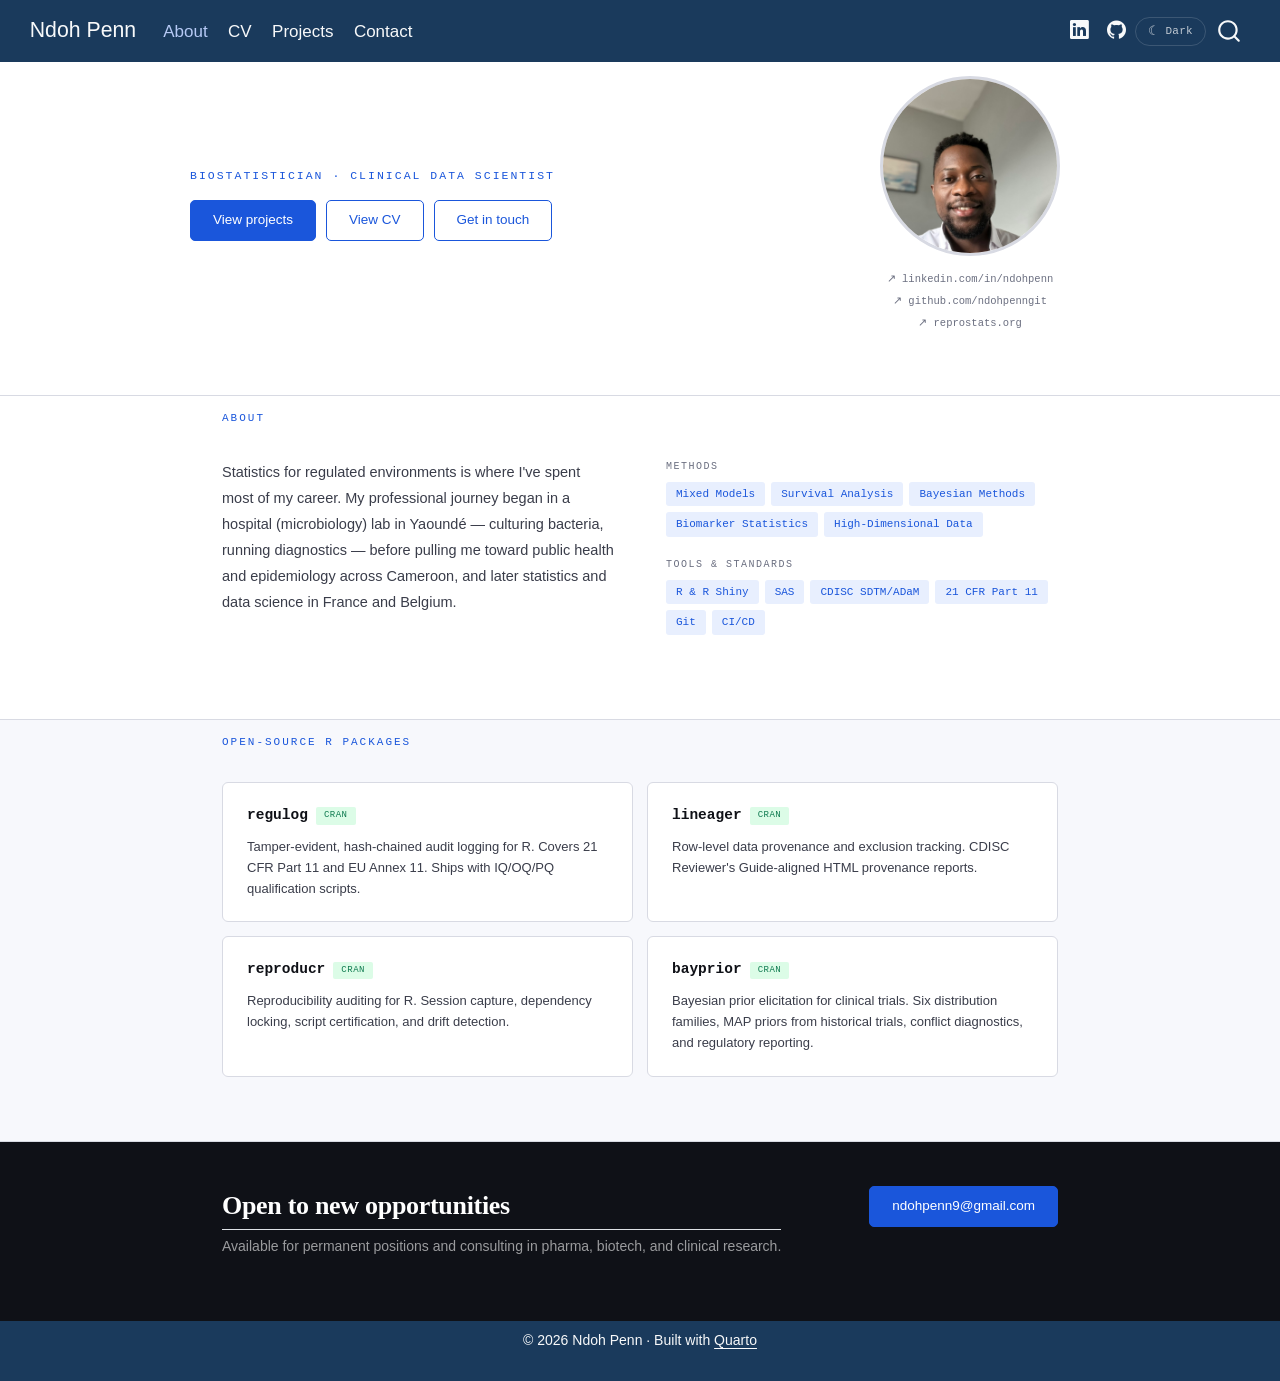
<file: docs/index.html>
<!DOCTYPE html>
<html xmlns="http://www.w3.org/1999/xhtml" lang="en" xml:lang="en"><head>

<meta charset="utf-8">
<meta name="generator" content="quarto-1.9.38">

<meta name="viewport" content="width=device-width, initial-scale=1.0, user-scalable=yes">


<title>Ndoh Penn</title>
<style>
/* Default styles provided by pandoc.
** See https://pandoc.org/MANUAL.html#variables-for-html for config info.
*/
code{white-space: pre-wrap;}
span.smallcaps{font-variant: small-caps;}
div.columns{display: flex; gap: min(4vw, 1.5em);}
div.column{flex: auto; overflow-x: auto;}
div.hanging-indent{margin-left: 1.5em; text-indent: -1.5em;}
ul.task-list{list-style: none;}
ul.task-list li input[type="checkbox"] {
  width: 0.8em;
  margin: 0 0.8em 0.2em -1em; /* quarto-specific, see https://github.com/quarto-dev/quarto-cli/issues/4556 */ 
  vertical-align: middle;
}
</style>


<script src="site_libs/quarto-nav/quarto-nav.js"></script>
<script src="site_libs/quarto-nav/headroom.min.js"></script>
<script src="site_libs/clipboard/clipboard.min.js"></script>
<script src="site_libs/quarto-search/autocomplete.umd.js"></script>
<script src="site_libs/quarto-search/fuse.min.js"></script>
<script src="site_libs/quarto-search/quarto-search.js"></script>
<meta name="quarto:offset" content="./">
<link href="./assets/favicon.ico" rel="icon">
<script src="site_libs/quarto-html/quarto.js" type="module"></script>
<script src="site_libs/quarto-html/tabsets/tabsets.js" type="module"></script>
<script src="site_libs/quarto-html/popper.min.js"></script>
<script src="site_libs/quarto-html/tippy.umd.min.js"></script>
<script src="site_libs/quarto-html/anchor.min.js"></script>
<link href="site_libs/quarto-html/tippy.css" rel="stylesheet">
<link href="site_libs/quarto-html/quarto-syntax-highlighting-15634bcf2e68342d4ad2dfa704d543f6.css" rel="stylesheet" id="quarto-text-highlighting-styles">
<script src="site_libs/bootstrap/bootstrap.min.js"></script>
<link href="site_libs/bootstrap/bootstrap-icons.css" rel="stylesheet">
<link href="site_libs/bootstrap/bootstrap-7c549475d13715ced35f40bc0774caa6.min.css" rel="stylesheet" append-hash="true" id="quarto-bootstrap" data-mode="light">
<script id="quarto-search-options" type="application/json">{
  "location": "navbar",
  "copy-button": false,
  "collapse-after": 3,
  "panel-placement": "end",
  "type": "overlay",
  "limit": 50,
  "keyboard-shortcut": [
    "f",
    "/",
    "s"
  ],
  "show-item-context": false,
  "language": {
    "search-no-results-text": "No results",
    "search-matching-documents-text": "matching documents",
    "search-copy-link-title": "Copy link to search",
    "search-hide-matches-text": "Hide additional matches",
    "search-more-match-text": "more match in this document",
    "search-more-matches-text": "more matches in this document",
    "search-clear-button-title": "Clear",
    "search-text-placeholder": "",
    "search-detached-cancel-button-title": "Cancel",
    "search-submit-button-title": "Submit",
    "search-label": "Search"
  }
}</script>
<style>html{ scroll-behavior: smooth; }</style>
<script src="theme-toggle.js"></script>


<link rel="stylesheet" href="styles.css">
<meta property="og:title" content="Ndoh Penn – Biostatistician">
<meta property="og:description" content="Biostatistician with 5+ years in pharmaceutical drug development — from preclinical research to clinical assay statistics at GSK.">
<meta property="og:image" content="https://ndohpenngit.github.io/np-website/assets/og-image.png">
<meta property="og:site_name" content="Ndoh Penn">
<meta property="og:locale" content="en_GB">
<meta property="og:image:height" content="1288">
<meta property="og:image:width" content="2268">
<meta name="twitter:title" content="Ndoh Penn – Biostatistician">
<meta name="twitter:description" content="Biostatistician with 5+ years in pharmaceutical drug development.">
<meta name="twitter:image" content="https://ndohpenngit.github.io/np-website/assets/og-image.png">
<meta name="twitter:card" content="summary_large_image">
<meta name="twitter:image-height" content="1288">
<meta name="twitter:image-width" content="2268">
</head>

<body class="nav-fixed fullcontent quarto-light">

<div id="quarto-search-results"></div>
  <header id="quarto-header" class="headroom fixed-top">
    <nav class="navbar navbar-expand-lg " data-bs-theme="dark">
      <div class="navbar-container container-fluid">
      <div class="navbar-brand-container mx-auto">
    <a class="navbar-brand" href="./index.html">
    <span class="navbar-title">Ndoh Penn</span>
    </a>
  </div>
            <div id="quarto-search" class="" title="Search"></div>
          <button class="navbar-toggler" type="button" data-bs-toggle="collapse" data-bs-target="#navbarCollapse" aria-controls="navbarCollapse" role="menu" aria-expanded="false" aria-label="Toggle navigation" onclick="if (window.quartoToggleHeadroom) { window.quartoToggleHeadroom(); }">
  <span class="navbar-toggler-icon"></span>
</button>
          <div class="collapse navbar-collapse" id="navbarCollapse">
            <ul class="navbar-nav navbar-nav-scroll me-auto">
  <li class="nav-item">
    <a class="nav-link active" href="./index.html" aria-current="page"> 
<span class="menu-text">About</span></a>
  </li>  
  <li class="nav-item">
    <a class="nav-link" href="./cv.html"> 
<span class="menu-text">CV</span></a>
  </li>  
  <li class="nav-item">
    <a class="nav-link" href="./projects.html"> 
<span class="menu-text">Projects</span></a>
  </li>  
  <li class="nav-item">
    <a class="nav-link" href="./contact.html"> 
<span class="menu-text">Contact</span></a>
  </li>  
</ul>
            <ul class="navbar-nav navbar-nav-scroll ms-auto">
  <li class="nav-item compact">
    <a class="nav-link" href="https://www.linkedin.com/in/ndohpenn"> <i class="bi bi-linkedin" role="img" aria-label="LinkedIn">
</i> 
<span class="menu-text"></span></a>
  </li>  
  <li class="nav-item compact">
    <a class="nav-link" href="https://github.com/ndohpenngit"> <i class="bi bi-github" role="img" aria-label="GitHub">
</i> 
<span class="menu-text"></span></a>
  </li>  
</ul>
          </div> <!-- /navcollapse -->
            <div class="quarto-navbar-tools">
</div>
      </div> <!-- /container-fluid -->
    </nav>
</header>
<!-- content -->
<div id="quarto-content" class="quarto-container page-layout-custom page-navbar">
<!-- sidebar -->
<!-- margin-sidebar -->
<!-- main -->




<section class="hero-section">
  <div class="hero-inner">
    <div class="hero-text">
      <p class="hero-eyebrow">Biostatistician · Clinical Data Scientist</p>
      <!--
      <h1 class="hero-name">Rigorous statistics.<br>Reproducible by design.</h1>
      -->
      <div class="hero-actions">
        <a href="projects.html" class="btn-primary">View projects</a>
        <a href="cv.html" class="btn-ghost">View CV</a>
        <a href="mailto:ndohpenn9@gmail.com" class="btn-ghost">Get in touch</a>
      </div>
    </div>
    <div class="hero-photo-col">
      <img src="assets/photo.jpeg" alt="Ndoh Penn" class="hero-photo">
      <div class="hero-links">
        <a href="https://linkedin.com/in/ndohpenn" target="_blank">↗ linkedin.com/in/ndohpenn</a>
        <a href="https://github.com/ndohpenngit" target="_blank">↗ github.com/ndohpenngit</a>
        <a href="https://reprostats.org" target="_blank">↗ reprostats.org</a>
      </div>
    </div>
  </div>
</section>

<section class="about-section" id="about">
  <div class="content-inner">
    <p class="section-label">About</p>
    <div class="about-grid">
      <div class="about-text">
        <p>
          Statistics for regulated environments is where I've spent most of
          my career. My professional journey began in a hospital (microbiology)
          lab in Yaoundé — culturing bacteria, running diagnostics — before
          pulling me toward public health and epidemiology across Cameroon,
          and later statistics and data science in France and Belgium.
        </p>
      </div>
      <div class="about-skills">
        <div class="skill-group">
          <p class="skill-label">Methods</p>
          <div class="chips">
            <span class="chip">Mixed Models</span>
            <span class="chip">Survival Analysis</span>
            <span class="chip">Bayesian Methods</span>
            <span class="chip">Biomarker Statistics</span>
            <span class="chip">High-Dimensional Data</span>
          </div>
        </div>
        <div class="skill-group">
          <p class="skill-label">Tools &amp; Standards</p>
          <div class="chips">
            <span class="chip">R &amp; R Shiny</span>
            <span class="chip">SAS</span>
            <span class="chip">CDISC SDTM/ADaM</span>
            <span class="chip">21 CFR Part 11</span>
            <span class="chip">Git</span>
            <span class="chip">CI/CD</span>
          </div>
        </div>
      </div>
    </div>
  </div>
</section>

<section class="packages-section" id="packages">
  <div class="content-inner">
    <p class="section-label">Open-Source R Packages</p>
    <div class="pkg-grid">

      <a class="pkg-card" href="https://cran.r-project.org/package=regulog" target="_blank">
        <div class="pkg-header">
          <span class="pkg-name">regulog</span>
          <span class="pkg-badge badge-cran">CRAN</span>
        </div>
        <p class="pkg-desc">
          Tamper-evident, hash-chained audit logging for R. Covers
          21 CFR Part 11 and EU Annex 11. Ships with IQ/OQ/PQ
          qualification scripts.
        </p>
      </a>

      <a class="pkg-card" href="https://cran.r-project.org/package=lineager" target="_blank">
        <div class="pkg-header">
          <span class="pkg-name">lineager</span>
          <span class="pkg-badge badge-cran">CRAN</span>
        </div>
        <p class="pkg-desc">
          Row-level data provenance and exclusion tracking.
          CDISC Reviewer's Guide-aligned HTML provenance reports.
        </p>
      </a>

      <a class="pkg-card" href="https://cran.r-project.org/package=reproducr" target="_blank">
        <div class="pkg-header">
          <span class="pkg-name">reproducr</span>
          <span class="pkg-badge badge-cran">CRAN</span>
        </div>
        <p class="pkg-desc">
          Reproducibility auditing for R. Session capture, dependency
          locking, script certification, and drift detection.
        </p>
      </a>

      <a class="pkg-card" href="https://cran.r-project.org/package=bayprior" target="_blank">
        <div class="pkg-header">
          <span class="pkg-name">bayprior</span>
          <span class="pkg-badge badge-cran">CRAN</span>
        </div>
        <p class="pkg-desc">
          Bayesian prior elicitation for clinical trials. Six
          distribution families, MAP priors from historical trials,
          conflict diagnostics, and regulatory reporting.
        </p>
      </a>

    </div>
  </div>
</section>

<section class="cta-section">
  <div class="content-inner cta-inner">
    <div>
      <h2>Open to new opportunities</h2>
      <p>Available for permanent positions and consulting in pharma, biotech, and clinical research.</p>
    </div>
    <a href="mailto:ndohpenn9@gmail.com" class="btn-primary">ndohpenn9@gmail.com</a>
  </div>
</section>




<script id="quarto-html-after-body" type="application/javascript">
  window.document.addEventListener("DOMContentLoaded", function (event) {
    const icon = "";
    const anchorJS = new window.AnchorJS();
    anchorJS.options = {
      placement: 'right',
      icon: icon
    };
    anchorJS.add('.anchored');
    const isCodeAnnotation = (el) => {
      for (const clz of el.classList) {
        if (clz.startsWith('code-annotation-')) {                     
          return true;
        }
      }
      return false;
    }
    const onCopySuccess = function(e) {
      // button target
      const button = e.trigger;
      // don't keep focus
      button.blur();
      // flash "checked"
      button.classList.add('code-copy-button-checked');
      var currentTitle = button.getAttribute("title");
      button.setAttribute("title", "Copied!");
      let tooltip;
      if (window.bootstrap) {
        button.setAttribute("data-bs-toggle", "tooltip");
        button.setAttribute("data-bs-placement", "left");
        button.setAttribute("data-bs-title", "Copied!");
        tooltip = new bootstrap.Tooltip(button, 
          { trigger: "manual", 
            customClass: "code-copy-button-tooltip",
            offset: [0, -8]});
        tooltip.show();    
      }
      setTimeout(function() {
        if (tooltip) {
          tooltip.hide();
          button.removeAttribute("data-bs-title");
          button.removeAttribute("data-bs-toggle");
          button.removeAttribute("data-bs-placement");
        }
        button.setAttribute("title", currentTitle);
        button.classList.remove('code-copy-button-checked');
      }, 1000);
      // clear code selection
      e.clearSelection();
    }
    const getTextToCopy = function(trigger) {
      const outerScaffold = trigger.parentElement.cloneNode(true);
      const codeEl = outerScaffold.querySelector('code');
      for (const childEl of codeEl.children) {
        if (isCodeAnnotation(childEl)) {
          childEl.remove();
        }
      }
      return codeEl.innerText;
    }
    const clipboard = new window.ClipboardJS('.code-copy-button:not([data-in-quarto-modal])', {
      text: getTextToCopy
    });
    clipboard.on('success', onCopySuccess);
    if (window.document.getElementById('quarto-embedded-source-code-modal')) {
      const clipboardModal = new window.ClipboardJS('.code-copy-button[data-in-quarto-modal]', {
        text: getTextToCopy,
        container: window.document.getElementById('quarto-embedded-source-code-modal')
      });
      clipboardModal.on('success', onCopySuccess);
    }
      var localhostRegex = new RegExp(/^(?:http|https):\/\/localhost\:?[0-9]*\//);
      var mailtoRegex = new RegExp(/^mailto:/);
        var filterRegex = new RegExp("https:\/\/ndohpenngit\.github\.io\/np-website");
      var isInternal = (href) => {
          return filterRegex.test(href) || localhostRegex.test(href) || mailtoRegex.test(href);
      }
      // Inspect non-navigation links and adorn them if external
     var links = window.document.querySelectorAll('a[href]:not(.nav-link):not(.navbar-brand):not(.toc-action):not(.sidebar-link):not(.sidebar-item-toggle):not(.pagination-link):not(.no-external):not([aria-hidden]):not(.dropdown-item):not(.quarto-navigation-tool):not(.about-link)');
      for (var i=0; i<links.length; i++) {
        const link = links[i];
        if (!isInternal(link.href)) {
          // undo the damage that might have been done by quarto-nav.js in the case of
          // links that we want to consider external
          if (link.dataset.originalHref !== undefined) {
            link.href = link.dataset.originalHref;
          }
            // target, if specified
            link.setAttribute("target", "_blank");
            if (link.getAttribute("rel") === null) {
              link.setAttribute("rel", "noopener");
            }
        }
      }
    function tippyHover(el, contentFn, onTriggerFn, onUntriggerFn) {
      const config = {
        allowHTML: true,
        maxWidth: 500,
        delay: 100,
        arrow: false,
        appendTo: function(el) {
            return el.parentElement;
        },
        interactive: true,
        interactiveBorder: 10,
        theme: 'quarto',
        placement: 'bottom-start',
      };
      if (contentFn) {
        config.content = contentFn;
      }
      if (onTriggerFn) {
        config.onTrigger = onTriggerFn;
      }
      if (onUntriggerFn) {
        config.onUntrigger = onUntriggerFn;
      }
      window.tippy(el, config); 
    }
    const noterefs = window.document.querySelectorAll('a[role="doc-noteref"]');
    for (var i=0; i<noterefs.length; i++) {
      const ref = noterefs[i];
      tippyHover(ref, function() {
        // use id or data attribute instead here
        let href = ref.getAttribute('data-footnote-href') || ref.getAttribute('href');
        try { href = new URL(href).hash; } catch {}
        const id = href.replace(/^#\/?/, "");
        const note = window.document.getElementById(id);
        if (note) {
          return note.innerHTML;
        } else {
          return "";
        }
      });
    }
    const xrefs = window.document.querySelectorAll('a.quarto-xref');
    const processXRef = (id, note) => {
      // Strip column container classes
      const stripColumnClz = (el) => {
        el.classList.remove("page-full", "page-columns");
        if (el.children) {
          for (const child of el.children) {
            stripColumnClz(child);
          }
        }
      }
      stripColumnClz(note)
      if (id === null || id.startsWith('sec-')) {
        // Special case sections, only their first couple elements
        const container = document.createElement("div");
        if (note.children && note.children.length > 2) {
          container.appendChild(note.children[0].cloneNode(true));
          for (let i = 1; i < note.children.length; i++) {
            const child = note.children[i];
            if (child.tagName === "P" && child.innerText === "") {
              continue;
            } else {
              container.appendChild(child.cloneNode(true));
              break;
            }
          }
          if (window.Quarto?.typesetMath) {
            window.Quarto.typesetMath(container);
          }
          return container.innerHTML
        } else {
          if (window.Quarto?.typesetMath) {
            window.Quarto.typesetMath(note);
          }
          return note.innerHTML;
        }
      } else {
        // Remove any anchor links if they are present
        const anchorLink = note.querySelector('a.anchorjs-link');
        if (anchorLink) {
          anchorLink.remove();
        }
        if (window.Quarto?.typesetMath) {
          window.Quarto.typesetMath(note);
        }
        if (note.classList.contains("callout")) {
          return note.outerHTML;
        } else {
          return note.innerHTML;
        }
      }
    }
    for (var i=0; i<xrefs.length; i++) {
      const xref = xrefs[i];
      tippyHover(xref, undefined, function(instance) {
        instance.disable();
        let url = xref.getAttribute('href');
        let hash = undefined; 
        if (url.startsWith('#')) {
          hash = url;
        } else {
          try { hash = new URL(url).hash; } catch {}
        }
        if (hash) {
          const id = hash.replace(/^#\/?/, "");
          const note = window.document.getElementById(id);
          if (note !== null) {
            try {
              const html = processXRef(id, note.cloneNode(true));
              instance.setContent(html);
            } finally {
              instance.enable();
              instance.show();
            }
          } else {
            // See if we can fetch this
            fetch(url.split('#')[0])
            .then(res => res.text())
            .then(html => {
              const parser = new DOMParser();
              const htmlDoc = parser.parseFromString(html, "text/html");
              const note = htmlDoc.getElementById(id);
              if (note !== null) {
                const html = processXRef(id, note);
                instance.setContent(html);
              } 
            }).finally(() => {
              instance.enable();
              instance.show();
            });
          }
        } else {
          // See if we can fetch a full url (with no hash to target)
          // This is a special case and we should probably do some content thinning / targeting
          fetch(url)
          .then(res => res.text())
          .then(html => {
            const parser = new DOMParser();
            const htmlDoc = parser.parseFromString(html, "text/html");
            const note = htmlDoc.querySelector('main.content');
            if (note !== null) {
              // This should only happen for chapter cross references
              // (since there is no id in the URL)
              // remove the first header
              if (note.children.length > 0 && note.children[0].tagName === "HEADER") {
                note.children[0].remove();
              }
              const html = processXRef(null, note);
              instance.setContent(html);
            } 
          }).finally(() => {
            instance.enable();
            instance.show();
          });
        }
      }, function(instance) {
      });
    }
        let selectedAnnoteEl;
        const selectorForAnnotation = ( cell, annotation) => {
          let cellAttr = 'data-code-cell="' + cell + '"';
          let lineAttr = 'data-code-annotation="' +  annotation + '"';
          const selector = 'span[' + cellAttr + '][' + lineAttr + ']';
          return selector;
        }
        const selectCodeLines = (annoteEl) => {
          const doc = window.document;
          const targetCell = annoteEl.getAttribute("data-target-cell");
          const targetAnnotation = annoteEl.getAttribute("data-target-annotation");
          const annoteSpan = window.document.querySelector(selectorForAnnotation(targetCell, targetAnnotation));
          const lines = annoteSpan.getAttribute("data-code-lines").split(",");
          const lineIds = lines.map((line) => {
            return targetCell + "-" + line;
          })
          let top = null;
          let height = null;
          let parent = null;
          if (lineIds.length > 0) {
              //compute the position of the single el (top and bottom and make a div)
              const el = window.document.getElementById(lineIds[0]);
              top = el.offsetTop;
              height = el.offsetHeight;
              parent = el.parentElement.parentElement;
            if (lineIds.length > 1) {
              const lastEl = window.document.getElementById(lineIds[lineIds.length - 1]);
              const bottom = lastEl.offsetTop + lastEl.offsetHeight;
              height = bottom - top;
            }
            if (top !== null && height !== null && parent !== null) {
              // cook up a div (if necessary) and position it 
              let div = window.document.getElementById("code-annotation-line-highlight");
              if (div === null) {
                div = window.document.createElement("div");
                div.setAttribute("id", "code-annotation-line-highlight");
                div.style.position = 'absolute';
                parent.appendChild(div);
              }
              div.style.top = top - 2 + "px";
              div.style.height = height + 4 + "px";
              div.style.left = 0;
              let gutterDiv = window.document.getElementById("code-annotation-line-highlight-gutter");
              if (gutterDiv === null) {
                gutterDiv = window.document.createElement("div");
                gutterDiv.setAttribute("id", "code-annotation-line-highlight-gutter");
                gutterDiv.style.position = 'absolute';
                const codeCell = window.document.getElementById(targetCell);
                const gutter = codeCell.querySelector('.code-annotation-gutter');
                gutter.appendChild(gutterDiv);
              }
              gutterDiv.style.top = top - 2 + "px";
              gutterDiv.style.height = height + 4 + "px";
            }
            selectedAnnoteEl = annoteEl;
          }
        };
        const unselectCodeLines = () => {
          const elementsIds = ["code-annotation-line-highlight", "code-annotation-line-highlight-gutter"];
          elementsIds.forEach((elId) => {
            const div = window.document.getElementById(elId);
            if (div) {
              div.remove();
            }
          });
          selectedAnnoteEl = undefined;
        };
          // Handle positioning of the toggle
      window.addEventListener(
        "resize",
        throttle(() => {
          elRect = undefined;
          if (selectedAnnoteEl) {
            selectCodeLines(selectedAnnoteEl);
          }
        }, 10)
      );
      function throttle(fn, ms) {
      let throttle = false;
      let timer;
        return (...args) => {
          if(!throttle) { // first call gets through
              fn.apply(this, args);
              throttle = true;
          } else { // all the others get throttled
              if(timer) clearTimeout(timer); // cancel #2
              timer = setTimeout(() => {
                fn.apply(this, args);
                timer = throttle = false;
              }, ms);
          }
        };
      }
        // Attach click handler to the DT
        const annoteDls = window.document.querySelectorAll('dt[data-target-cell]');
        for (const annoteDlNode of annoteDls) {
          annoteDlNode.addEventListener('click', (event) => {
            const clickedEl = event.target;
            if (clickedEl !== selectedAnnoteEl) {
              unselectCodeLines();
              const activeEl = window.document.querySelector('dt[data-target-cell].code-annotation-active');
              if (activeEl) {
                activeEl.classList.remove('code-annotation-active');
              }
              selectCodeLines(clickedEl);
              clickedEl.classList.add('code-annotation-active');
            } else {
              // Unselect the line
              unselectCodeLines();
              clickedEl.classList.remove('code-annotation-active');
            }
          });
        }
    const findCites = (el) => {
      const parentEl = el.parentElement;
      if (parentEl) {
        const cites = parentEl.dataset.cites;
        if (cites) {
          return {
            el,
            cites: cites.split(' ')
          };
        } else {
          return findCites(el.parentElement)
        }
      } else {
        return undefined;
      }
    };
    var bibliorefs = window.document.querySelectorAll('a[role="doc-biblioref"]');
    for (var i=0; i<bibliorefs.length; i++) {
      const ref = bibliorefs[i];
      const citeInfo = findCites(ref);
      if (citeInfo) {
        tippyHover(citeInfo.el, function() {
          var popup = window.document.createElement('div');
          citeInfo.cites.forEach(function(cite) {
            var citeDiv = window.document.createElement('div');
            citeDiv.classList.add('hanging-indent');
            citeDiv.classList.add('csl-entry');
            var biblioDiv = window.document.getElementById('ref-' + cite);
            if (biblioDiv) {
              citeDiv.innerHTML = biblioDiv.innerHTML;
            }
            popup.appendChild(citeDiv);
          });
          return popup.innerHTML;
        });
      }
    }
  });
  </script>
</div> <!-- /content -->
<footer class="footer">
  <div class="nav-footer">
    <div class="nav-footer-left">
      &nbsp;
    </div>   
    <div class="nav-footer-center">
<p>© 2026 Ndoh Penn · Built with <a href="https://quarto.org">Quarto</a></p>
</div>
    <div class="nav-footer-right">
      &nbsp;
    </div>
  </div>
</footer>




<script src="site_libs/quarto-html/zenscroll-min.js"></script>
</body></html>
</file>
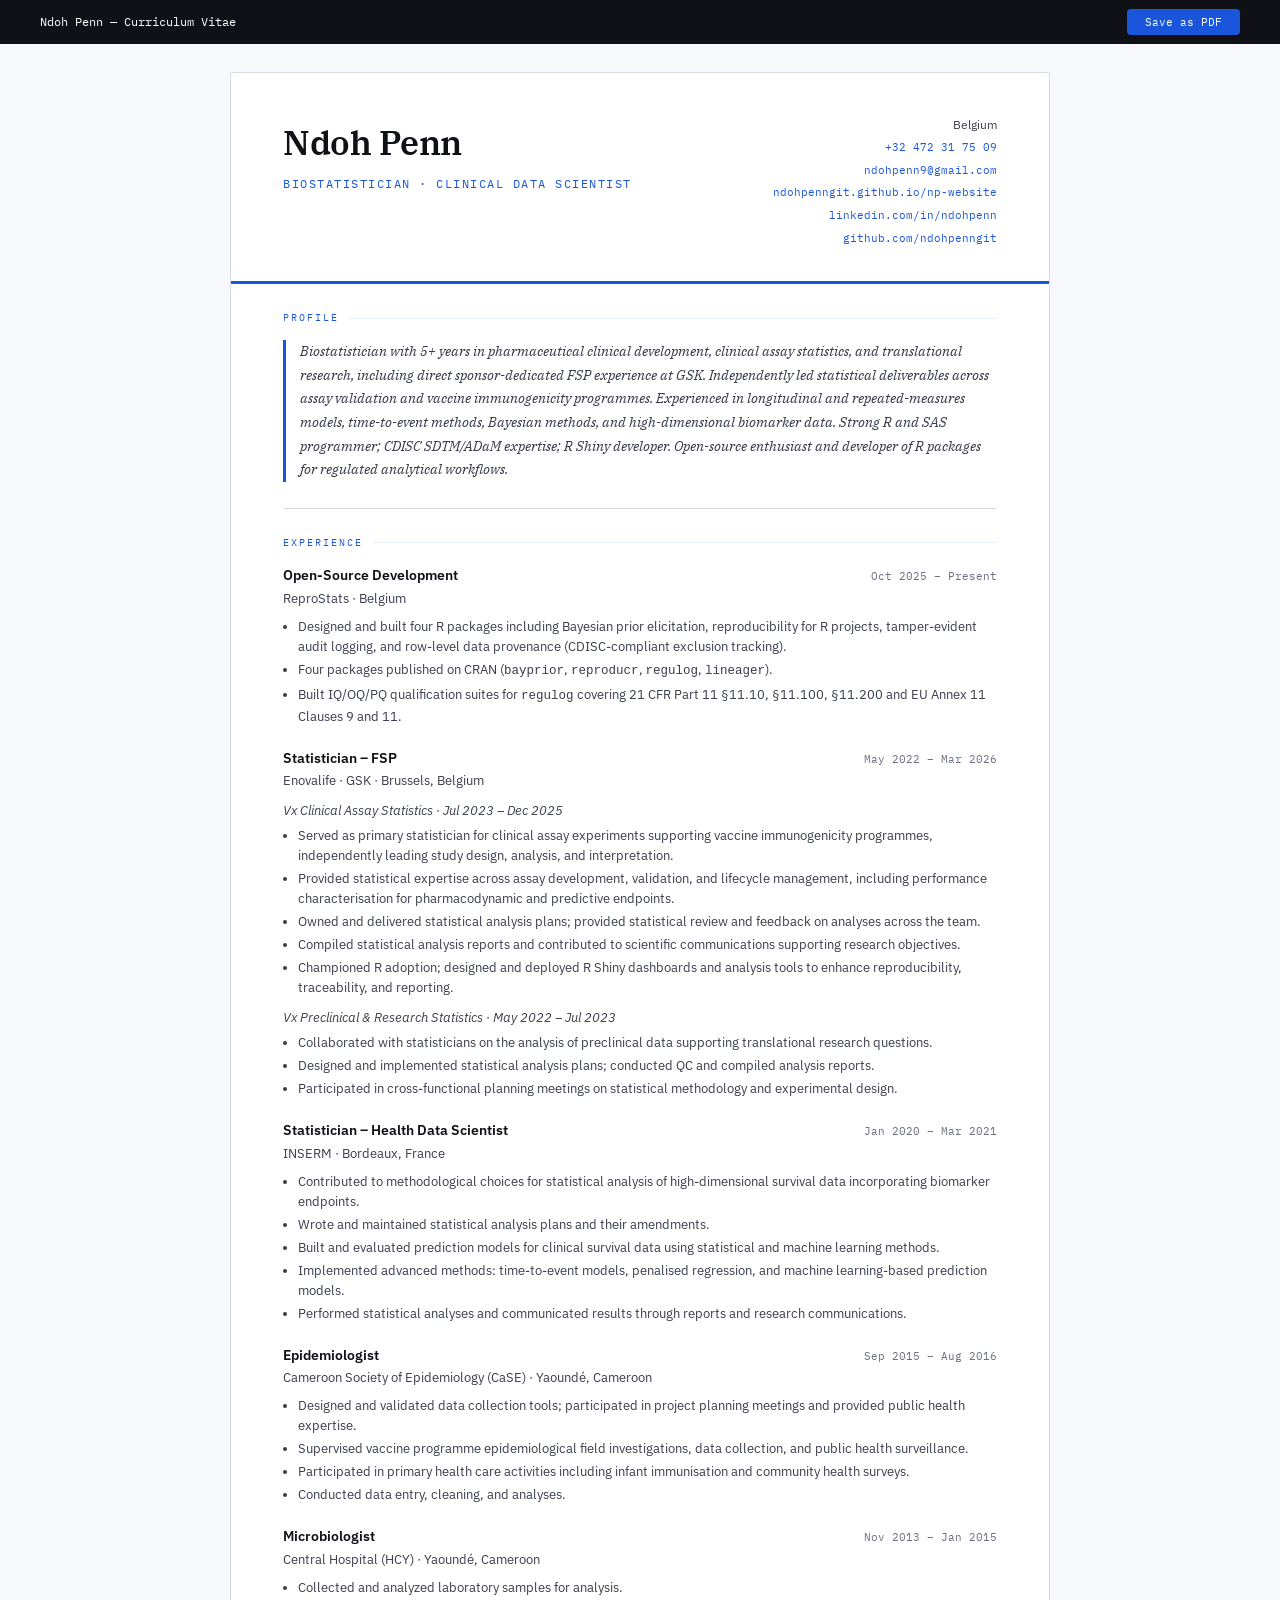
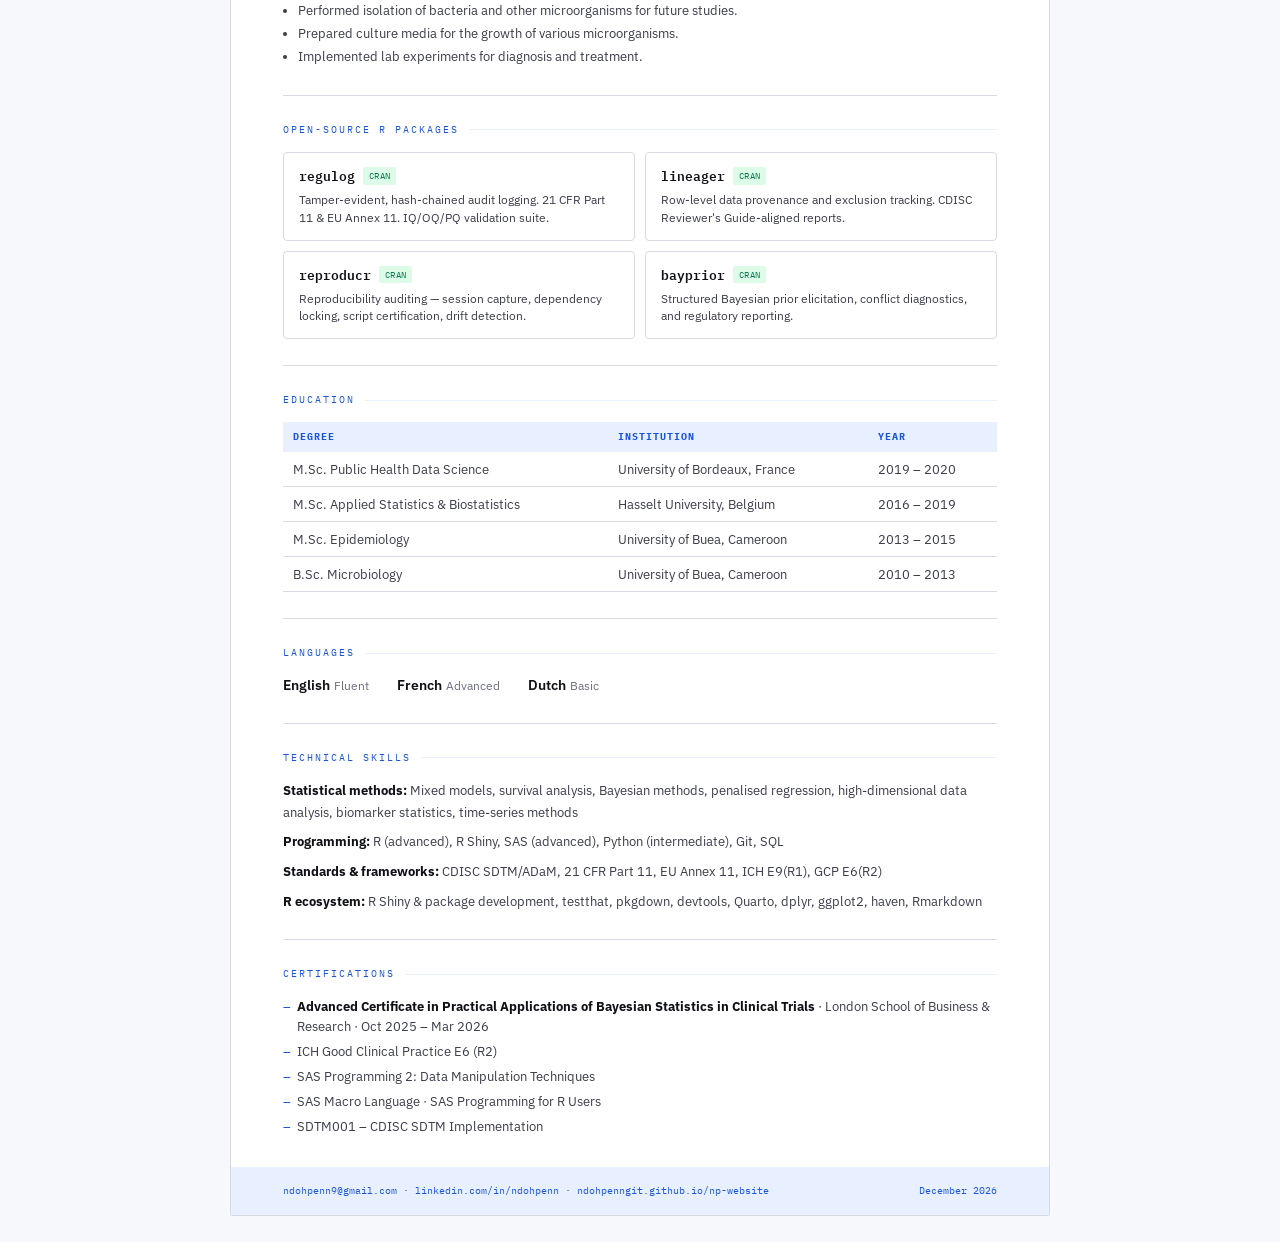
<file: cv-ndoh-penn.html>
<!DOCTYPE html>
<html lang="en">
<head>
<meta charset="UTF-8"/>
<meta name="viewport" content="width=device-width, initial-scale=1.0"/>
<title>Ndoh Penn — CV</title>
<link rel="preconnect" href="https://fonts.googleapis.com"/>
<link href="https://fonts.googleapis.com/css2?family=IBM+Plex+Mono:wght@400;600&family=IBM+Plex+Sans:wght@300;400;500;600&family=IBM+Plex+Serif:ital,wght@0,400;0,600;1,400&display=swap" rel="stylesheet"/>
<style>
  *, *::before, *::after { box-sizing: border-box; margin: 0; padding: 0; }
  :root {
    --accent:   #1a56db;
    --acc-lt:   #e8effe;
    --green:    #0e7a4f;
    --green-lt: #dcfce7;
    --ink:      #0f1117;
    --ink-mid:  #3a3d4a;
    --ink-soft: #6b6f80;
    --rule:     #d8dae3;
    --bg:       #f7f8fc;
    --mono: 'IBM Plex Mono', monospace;
    --sans: 'IBM Plex Sans', sans-serif;
    --serif: 'IBM Plex Serif', serif;
  }
  body { font-family: var(--sans); background: var(--bg); color: var(--ink); font-size: 13.5px; line-height: 1.6; }

  /* Print bar */
  .print-bar {
    background: var(--ink); color: #fff;
    padding: 9px 40px;
    display: flex; align-items: center; justify-content: space-between;
    font-family: var(--mono); font-size: 11.5px;
  }
  .print-bar button {
    background: var(--accent); color: #fff; border: none;
    padding: 6px 18px; border-radius: 4px;
    font-family: var(--mono); font-size: 11px; cursor: pointer;
  }
  .print-bar button:hover { background: #1040a8; }

  /* Page */
  .page {
    max-width: 820px; margin: 28px auto;
    background: #fff; border: 1px solid var(--rule);
    border-radius: 2px; overflow: hidden;
  }

  /* Header */
  .cv-header {
    padding: 42px 52px 34px;
    border-bottom: 3px solid var(--accent);
    display: grid; grid-template-columns: 1fr auto; gap: 24px; align-items: start;
  }
  .cv-name { font-family: var(--serif); font-size: 34px; font-weight: 600; letter-spacing: -0.5px; }
  .cv-title {
    font-family: var(--mono); font-size: 11.5px; color: var(--accent);
    letter-spacing: 1.5px; text-transform: uppercase; margin-top: 6px;
  }
  .cv-meta { display: flex; flex-direction: column; gap: 5px; align-items: flex-end; font-size: 12px; color: var(--ink-mid); }
  .cv-meta a { color: var(--accent); text-decoration: none; font-family: var(--mono); font-size: 11px; }

  /* Body */
  .cv-body { padding: 0 52px; }

  /* Section */
  .section { padding: 26px 0; border-bottom: 1px solid var(--rule); }
  .section:last-child { border-bottom: none; }
  .sec-label {
    font-family: var(--mono); font-size: 10px; letter-spacing: 2px;
    text-transform: uppercase; color: var(--accent);
    margin-bottom: 14px;
    display: flex; align-items: center; gap: 10px;
  }
  .sec-label::after { content: ''; flex: 1; height: 1px; background: var(--acc-lt); }

  /* Profile */
  .profile {
    font-family: var(--serif); font-style: italic;
    font-size: 13.5px; color: var(--ink-mid); line-height: 1.75;
    border-left: 3px solid var(--accent); padding-left: 14px;
  }

  /* Entry */
  .entry { margin-bottom: 22px; }
  .entry:last-child { margin-bottom: 0; }
  .entry-top { display: grid; grid-template-columns: 1fr auto; gap: 8px; align-items: baseline; margin-bottom: 1px; }
  .entry-role { font-weight: 600; font-size: 13.5px; }
  .entry-dates { font-family: var(--mono); font-size: 10.5px; color: var(--ink-soft); white-space: nowrap; }
  .entry-org { font-size: 12.5px; color: var(--ink-mid); margin-bottom: 8px; }
  .entry-sub { font-style: italic; font-size: 12.5px; color: var(--ink-mid); margin: 10px 0 5px; }
  .entry ul { padding-left: 15px; }
  .entry li { font-size: 12.5px; color: var(--ink-mid); margin-bottom: 3px; line-height: 1.6; }

  /* Packages grid */
  .pkg-grid { display: grid; grid-template-columns: 1fr 1fr; gap: 10px; }
  .pkg-card {
    border: 1px solid var(--rule); border-radius: 4px;
    padding: 13px 15px; text-decoration: none; color: inherit; display: block;
  }
  .pkg-header { display: flex; align-items: center; gap: 8px; margin-bottom: 5px; }
  .pkg-name { font-family: var(--mono); font-weight: 600; font-size: 12.5px; color: var(--ink); }
  .pkg-badge {
    font-family: var(--mono); font-size: 8.5px; text-transform: uppercase;
    letter-spacing: 0.3px; padding: 2px 6px; border-radius: 2px;
  }
  .badge-cran    { background: var(--green-lt); color: var(--green); }
  .badge-pending { background: #fef9c3; color: #854d0e; }
  .badge-dev     { background: var(--acc-lt); color: var(--accent); }
  .pkg-desc { font-size: 11.5px; color: var(--ink-mid); line-height: 1.55; margin: 0; }

  /* Table */
  table { width: 100%; border-collapse: collapse; font-size: 12.5px; }
  thead tr { background: var(--acc-lt); }
  th { font-family: var(--mono); font-size: 10px; letter-spacing: 1px; text-transform: uppercase;
       color: var(--accent); padding: 7px 10px; text-align: left; }
  td { padding: 7px 10px; color: var(--ink-mid); border-bottom: 1px solid var(--rule); }

  /* Lists */
  .plain-list { list-style: none; padding: 0; }
  .plain-list li { font-size: 12.5px; color: var(--ink-mid); margin-bottom: 5px; padding-left: 14px; position: relative; }
  .plain-list li::before { content: '–'; position: absolute; left: 0; color: var(--accent); }
  .plain-list li strong { color: var(--ink); }

  /* Skills */
  .skills-block { font-size: 12.5px; color: var(--ink-mid); line-height: 1.75; }
  .skills-block strong { color: var(--ink); }

  /* Languages */
  .lang-row { display: flex; gap: 28px; flex-wrap: wrap; }
  .lang-item strong { color: var(--ink); font-weight: 600; }
  .lang-item span { color: var(--ink-soft); margin-left: 4px; font-size: 12px; }

  /* Footer */
  .cv-footer {
    padding: 16px 52px; background: var(--acc-lt);
    font-family: var(--mono); font-size: 10px; color: var(--accent);
    display: flex; justify-content: space-between; align-items: center;
  }

  /* Print */
  @page { margin: 1.2cm 1.4cm; size: A4; }
  @media print {
    .print-bar { display: none; }
    body { background: #fff; font-size: 10.5px; }
    .page { max-width: 100%; margin: 0; border: none; box-shadow: none; }
    .cv-header, .cv-body { padding-left: 32px; padding-right: 32px; }
    .cv-header { padding-top: 18px; padding-bottom: 16px; }
    .cv-name { font-size: 28px; }
    .cv-title { white-space: nowrap; letter-spacing: 0.8px; font-size: 10.5px; }
    .profile { font-size: 11.5px; }
    .section { padding: 12px 0; }
    .entry { page-break-inside: avoid; margin-bottom: 14px; }
    .entry-role { font-size: 11.5px; }
    .entry li, .entry-org, .entry-sub, .plain-list li, .pkg-desc, td { font-size: 11px; }
    .pkg-grid { page-break-inside: avoid; grid-template-columns: 1fr 1fr; }
    .pkg-card { padding: 9px 11px; }
    .skills-block { font-size: 11px; }
    .plain-list { page-break-inside: avoid; }
    .sec-label { margin-bottom: 10px; }
    a { color: inherit; text-decoration: none; }
    .cv-footer { padding: 10px 32px; font-size: 9px; white-space: nowrap; }
  }
</style>
</head>
<body>

<div class="print-bar">
  <span>Ndoh Penn — Curriculum Vitae</span>
  <button onclick="window.print()">Save as PDF</button>
</div>

<div class="page">

  <div class="cv-header">
    <div>
      <div class="cv-name">Ndoh Penn</div>
      <div class="cv-title">Biostatistician · Clinical Data Scientist</div>
    </div>
    <div class="cv-meta">
      <span>Belgium</span>
      <a href="tel:+32472317509">+32 472 31 75 09</a>
      <a href="mailto:ndohpenn9@gmail.com">ndohpenn9@gmail.com</a>
      <a href="https://ndohpenngit.github.io/np-website/">ndohpenngit.github.io/np-website</a>
      <a href="https://linkedin.com/in/ndohpenn">linkedin.com/in/ndohpenn</a>
      <a href="https://github.com/ndohpenngit">github.com/ndohpenngit</a>
    </div>
  </div>

  <div class="cv-body">

    <!-- Profile -->
    <div class="section">
      <div class="sec-label">Profile</div>
      <p class="profile">
        Biostatistician with 5+ years in pharmaceutical clinical development, clinical assay statistics,
        and translational research, including direct sponsor-dedicated FSP experience at GSK. Independently
        led statistical deliverables across assay validation and vaccine immunogenicity programmes.
        Experienced in longitudinal and repeated-measures models, time-to-event methods, Bayesian methods,
        and high-dimensional biomarker data. Strong R and SAS programmer; CDISC SDTM/ADaM expertise;
        R Shiny developer. Open-source enthusiast and developer of R packages for regulated analytical workflows.
      </p>
    </div>

    <!-- Experience -->
    <div class="section">
      <div class="sec-label">Experience</div>

      <div class="entry">
        <div class="entry-top">
          <div class="entry-role">Open-Source Development</div>
          <div class="entry-dates">Oct 2025 – Present</div>
        </div>
        <div class="entry-org">ReproStats · Belgium</div>
        <ul>
          <li>Designed and built four R packages including Bayesian prior elicitation, reproducibility for R projects, tamper-evident audit logging, and row-level data provenance (CDISC-compliant exclusion tracking).</li>
          <li>Four packages published on CRAN (<code>bayprior</code>, <code>reproducr</code>, <code>regulog</code>, <code>lineager</code>).</li>
          <li>Built IQ/OQ/PQ qualification suites for <code>regulog</code> covering 21 CFR Part 11 §11.10, §11.100, §11.200 and EU Annex 11 Clauses 9 and 11.</li>
        </ul>
      </div>

      <div class="entry">
        <div class="entry-top">
          <div class="entry-role">Statistician – FSP</div>
          <div class="entry-dates">May 2022 – Mar 2026</div>
        </div>
        <div class="entry-org">Enovalife · GSK · Brussels, Belgium</div>
        <p class="entry-sub">Vx Clinical Assay Statistics · Jul 2023 – Dec 2025</p>
        <ul>
          <li>Served as primary statistician for clinical assay experiments supporting vaccine immunogenicity programmes, independently leading study design, analysis, and interpretation.</li>
          <li>Provided statistical expertise across assay development, validation, and lifecycle management, including performance characterisation for pharmacodynamic and predictive endpoints.</li>
          <li>Owned and delivered statistical analysis plans; provided statistical review and feedback on analyses across the team.</li>
          <li>Compiled statistical analysis reports and contributed to scientific communications supporting research objectives.</li>
          <li>Championed R adoption; designed and deployed R Shiny dashboards and analysis tools to enhance reproducibility, traceability, and reporting.</li>
        </ul>
        <p class="entry-sub">Vx Preclinical &amp; Research Statistics · May 2022 – Jul 2023</p>
        <ul>
          <li>Collaborated with statisticians on the analysis of preclinical data supporting translational research questions.</li>
          <li>Designed and implemented statistical analysis plans; conducted QC and compiled analysis reports.</li>
          <li>Participated in cross-functional planning meetings on statistical methodology and experimental design.</li>
        </ul>
      </div>

      <div class="entry">
        <div class="entry-top">
          <div class="entry-role">Statistician – Health Data Scientist</div>
          <div class="entry-dates">Jan 2020 – Mar 2021</div>
        </div>
        <div class="entry-org">INSERM · Bordeaux, France</div>
        <ul>
          <li>Contributed to methodological choices for statistical analysis of high-dimensional survival data incorporating biomarker endpoints.</li>
          <li>Wrote and maintained statistical analysis plans and their amendments.</li>
          <li>Built and evaluated prediction models for clinical survival data using statistical and machine learning methods.</li>
          <li>Implemented advanced methods: time-to-event models, penalised regression, and machine learning-based prediction models.</li>
          <li>Performed statistical analyses and communicated results through reports and research communications.</li>
        </ul>
      </div>

      <div class="entry">
        <div class="entry-top">
          <div class="entry-role">Epidemiologist</div>
          <div class="entry-dates">Sep 2015 – Aug 2016</div>
        </div>
        <div class="entry-org">Cameroon Society of Epidemiology (CaSE) · Yaoundé, Cameroon</div>
        <ul>
          <li>Designed and validated data collection tools; participated in project planning meetings and provided public health expertise.</li>
          <li>Supervised vaccine programme epidemiological field investigations, data collection, and public health surveillance.</li>
          <li>Participated in primary health care activities including infant immunisation and community health surveys.</li>
          <li>Conducted data entry, cleaning, and analyses.</li>
        </ul>
      </div>

      <div class="entry">
        <div class="entry-top">
          <div class="entry-role">Microbiologist</div>
          <div class="entry-dates">Nov 2013 – Jan 2015</div>
        </div>
        <div class="entry-org">Central Hospital (HCY) · Yaoundé, Cameroon</div>
        <ul>
          <li>Collected and analyzed laboratory samples for analysis.</li>
          <li>Performed isolation of bacteria and other microorganisms for future studies.</li>
          <li>Prepared culture media for the growth of various microorganisms.</li>
          <li>Implemented lab experiments for diagnosis and treatment.</li>
        </ul>
      </div>
    </div>

    <!-- Packages -->
    <div class="section">
      <div class="sec-label">Open-Source R Packages</div>
      <div class="pkg-grid">
        <a class="pkg-card" href="https://reprostats.org/regulog/" target="_blank">
          <div class="pkg-header">
            <span class="pkg-name">regulog</span>
            <span class="pkg-badge badge-cran">CRAN</span>
          </div>
          <p class="pkg-desc">Tamper-evident, hash-chained audit logging. 21 CFR Part 11 &amp; EU Annex 11. IQ/OQ/PQ validation suite.</p>
        </a>
        <a class="pkg-card" href="https://reprostats.org/lineager/" target="_blank">
          <div class="pkg-header">
            <span class="pkg-name">lineager</span>
            <span class="pkg-badge badge-cran">CRAN</span>
          </div>
          <p class="pkg-desc">Row-level data provenance and exclusion tracking. CDISC Reviewer's Guide-aligned reports.</p>
        </a>
        <a class="pkg-card" href="https://cran.r-project.org/package=reproducr" target="_blank">
          <div class="pkg-header">
            <span class="pkg-name">reproducr</span>
            <span class="pkg-badge badge-cran">CRAN</span>
          </div>
          <p class="pkg-desc">Reproducibility auditing — session capture, dependency locking, script certification, drift detection.</p>
        </a>
        <a class="pkg-card" href="https://cran.r-project.org/package=bayprior" target="_blank">
          <div class="pkg-header">
            <span class="pkg-name">bayprior</span>
            <span class="pkg-badge badge-cran">CRAN</span>
          </div>
          <p class="pkg-desc">Structured Bayesian prior elicitation, conflict diagnostics, and regulatory reporting.</p>
        </a>
      </div>
    </div>

    <!-- Education -->
    <div class="section">
      <div class="sec-label">Education</div>
      <table>
        <thead><tr><th>Degree</th><th>Institution</th><th>Year</th></tr></thead>
        <tbody>
          <tr><td>M.Sc. Public Health Data Science</td><td>University of Bordeaux, France</td><td>2019 – 2020</td></tr>
          <tr><td>M.Sc. Applied Statistics &amp; Biostatistics</td><td>Hasselt University, Belgium</td><td>2016 – 2019</td></tr>
          <tr><td>M.Sc. Epidemiology</td><td>University of Buea, Cameroon</td><td>2013 – 2015</td></tr>
          <tr><td>B.Sc. Microbiology</td><td>University of Buea, Cameroon</td><td>2010 – 2013</td></tr>
        </tbody>
      </table>
    </div>

    <!-- Languages -->
    <div class="section">
      <div class="sec-label">Languages</div>
      <div class="lang-row">
        <div class="lang-item"><strong>English</strong><span>Fluent</span></div>
        <div class="lang-item"><strong>French</strong><span>Advanced</span></div>
        <div class="lang-item"><strong>Dutch</strong><span>Basic</span></div>
      </div>
    </div>

    <!-- Technical Skills -->
    <div class="section">
      <div class="sec-label">Technical Skills</div>
      <div class="skills-block">
        <p><strong>Statistical methods:</strong> Mixed models, survival analysis, Bayesian methods, penalised regression, high-dimensional data analysis, biomarker statistics, time-series methods</p>
        <p style="margin-top:8px"><strong>Programming:</strong> R (advanced), R Shiny, SAS (advanced), Python (intermediate), Git, SQL</p>
        <p style="margin-top:8px"><strong>Standards &amp; frameworks:</strong> CDISC SDTM/ADaM, 21 CFR Part 11, EU Annex 11, ICH E9(R1), GCP E6(R2)</p>
        <p style="margin-top:8px"><strong>R ecosystem:</strong> R Shiny &amp; package development, testthat, pkgdown, devtools, Quarto, dplyr, ggplot2, haven, Rmarkdown</p>
      </div>
    </div>

    <!-- Certifications -->
    <div class="section">
      <div class="sec-label">Certifications</div>
      <ul class="plain-list">
        <li><strong>Advanced Certificate in Practical Applications of Bayesian Statistics in Clinical Trials</strong> · London School of Business &amp; Research · Oct 2025 – Mar 2026</li>
        <li>ICH Good Clinical Practice E6 (R2)</li>
        <li>SAS Programming 2: Data Manipulation Techniques</li>
        <li>SAS Macro Language · SAS Programming for R Users</li>
        <li>SDTM001 – CDISC SDTM Implementation</li>
      </ul>
    </div>

  </div><!-- /cv-body -->

  <div class="cv-footer">
    <span>ndohpenn9@gmail.com · linkedin.com/in/ndohpenn · ndohpenngit.github.io/np-website</span>
    <span id="cv-updated">Loading…</span>
  </div>

</div><!-- /page -->

<script>
  (function () {
    var months = ["January","February","March","April","May","June",
                   "July","August","September","October","November","December"];
    var d = new Date(document.lastModified);
    document.getElementById('cv-updated').textContent = months[d.getMonth()] + " " + d.getFullYear();
  })();
</script>

</body>
</html>
</file>
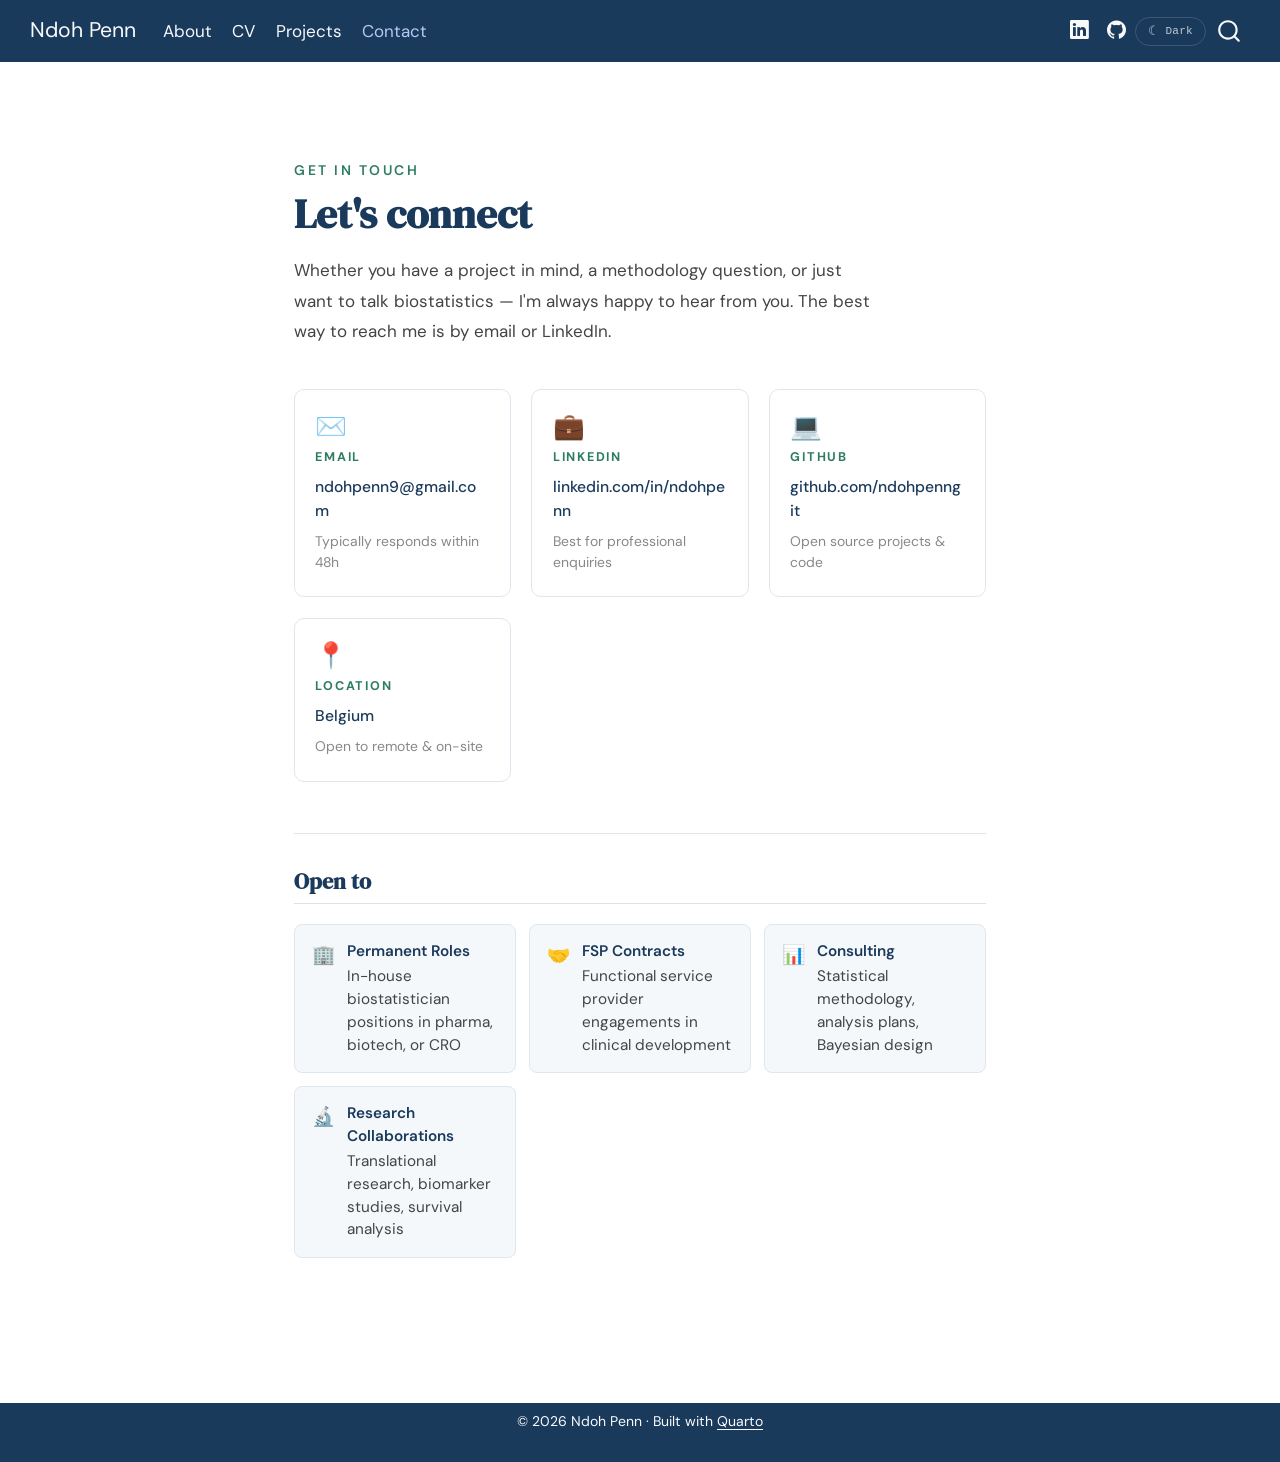
<file: docs/contact.html>
<!DOCTYPE html>
<html xmlns="http://www.w3.org/1999/xhtml" lang="en" xml:lang="en"><head>

<meta charset="utf-8">
<meta name="generator" content="quarto-1.9.38">

<meta name="viewport" content="width=device-width, initial-scale=1.0, user-scalable=yes">


<title>contact – Ndoh Penn</title>
<style>
/* Default styles provided by pandoc.
** See https://pandoc.org/MANUAL.html#variables-for-html for config info.
*/
code{white-space: pre-wrap;}
span.smallcaps{font-variant: small-caps;}
div.columns{display: flex; gap: min(4vw, 1.5em);}
div.column{flex: auto; overflow-x: auto;}
div.hanging-indent{margin-left: 1.5em; text-indent: -1.5em;}
ul.task-list{list-style: none;}
ul.task-list li input[type="checkbox"] {
  width: 0.8em;
  margin: 0 0.8em 0.2em -1em; /* quarto-specific, see https://github.com/quarto-dev/quarto-cli/issues/4556 */ 
  vertical-align: middle;
}
</style>


<script src="site_libs/quarto-nav/quarto-nav.js"></script>
<script src="site_libs/quarto-nav/headroom.min.js"></script>
<script src="site_libs/clipboard/clipboard.min.js"></script>
<script src="site_libs/quarto-search/autocomplete.umd.js"></script>
<script src="site_libs/quarto-search/fuse.min.js"></script>
<script src="site_libs/quarto-search/quarto-search.js"></script>
<meta name="quarto:offset" content="./">
<link href="./assets/favicon.ico" rel="icon">
<script src="site_libs/quarto-html/quarto.js" type="module"></script>
<script src="site_libs/quarto-html/tabsets/tabsets.js" type="module"></script>
<script src="site_libs/quarto-html/popper.min.js"></script>
<script src="site_libs/quarto-html/tippy.umd.min.js"></script>
<script src="site_libs/quarto-html/anchor.min.js"></script>
<link href="site_libs/quarto-html/tippy.css" rel="stylesheet">
<link href="site_libs/quarto-html/quarto-syntax-highlighting-15634bcf2e68342d4ad2dfa704d543f6.css" rel="stylesheet" id="quarto-text-highlighting-styles">
<script src="site_libs/bootstrap/bootstrap.min.js"></script>
<link href="site_libs/bootstrap/bootstrap-icons.css" rel="stylesheet">
<link href="site_libs/bootstrap/bootstrap-7c549475d13715ced35f40bc0774caa6.min.css" rel="stylesheet" append-hash="true" id="quarto-bootstrap" data-mode="light">
<script id="quarto-search-options" type="application/json">{
  "location": "navbar",
  "copy-button": false,
  "collapse-after": 3,
  "panel-placement": "end",
  "type": "overlay",
  "limit": 50,
  "keyboard-shortcut": [
    "f",
    "/",
    "s"
  ],
  "show-item-context": false,
  "language": {
    "search-no-results-text": "No results",
    "search-matching-documents-text": "matching documents",
    "search-copy-link-title": "Copy link to search",
    "search-hide-matches-text": "Hide additional matches",
    "search-more-match-text": "more match in this document",
    "search-more-matches-text": "more matches in this document",
    "search-clear-button-title": "Clear",
    "search-text-placeholder": "",
    "search-detached-cancel-button-title": "Cancel",
    "search-submit-button-title": "Submit",
    "search-label": "Search"
  }
}</script>
<style>html{ scroll-behavior: smooth; }</style>
<script src="theme-toggle.js"></script>


<link rel="stylesheet" href="styles.css">
<meta property="og:title" content="Ndoh Penn – Biostatistician">
<meta property="og:description" content="Biostatistician with 5+ years in pharmaceutical drug development — from preclinical research to clinical assay statistics at GSK.">
<meta property="og:image" content="https://ndohpenngit.github.io/np-website/assets/og-image.png">
<meta property="og:site_name" content="Ndoh Penn">
<meta property="og:locale" content="en_GB">
<meta property="og:image:height" content="1288">
<meta property="og:image:width" content="2268">
<meta name="twitter:title" content="Ndoh Penn – Biostatistician">
<meta name="twitter:description" content="Biostatistician with 5+ years in pharmaceutical drug development.">
<meta name="twitter:image" content="https://ndohpenngit.github.io/np-website/assets/og-image.png">
<meta name="twitter:card" content="summary_large_image">
<meta name="twitter:image-height" content="1288">
<meta name="twitter:image-width" content="2268">
</head>

<body class="nav-fixed quarto-light">

<div id="quarto-search-results"></div>
  <header id="quarto-header" class="headroom fixed-top">
    <nav class="navbar navbar-expand-lg " data-bs-theme="dark">
      <div class="navbar-container container-fluid">
      <div class="navbar-brand-container mx-auto">
    <a class="navbar-brand" href="./index.html">
    <span class="navbar-title">Ndoh Penn</span>
    </a>
  </div>
            <div id="quarto-search" class="" title="Search"></div>
          <button class="navbar-toggler" type="button" data-bs-toggle="collapse" data-bs-target="#navbarCollapse" aria-controls="navbarCollapse" role="menu" aria-expanded="false" aria-label="Toggle navigation" onclick="if (window.quartoToggleHeadroom) { window.quartoToggleHeadroom(); }">
  <span class="navbar-toggler-icon"></span>
</button>
          <div class="collapse navbar-collapse" id="navbarCollapse">
            <ul class="navbar-nav navbar-nav-scroll me-auto">
  <li class="nav-item">
    <a class="nav-link" href="./index.html"> 
<span class="menu-text">About</span></a>
  </li>  
  <li class="nav-item">
    <a class="nav-link" href="./cv.html"> 
<span class="menu-text">CV</span></a>
  </li>  
  <li class="nav-item">
    <a class="nav-link" href="./projects.html"> 
<span class="menu-text">Projects</span></a>
  </li>  
  <li class="nav-item">
    <a class="nav-link active" href="./contact.html" aria-current="page"> 
<span class="menu-text">Contact</span></a>
  </li>  
</ul>
            <ul class="navbar-nav navbar-nav-scroll ms-auto">
  <li class="nav-item compact">
    <a class="nav-link" href="https://www.linkedin.com/in/ndohpenn"> <i class="bi bi-linkedin" role="img" aria-label="LinkedIn">
</i> 
<span class="menu-text"></span></a>
  </li>  
  <li class="nav-item compact">
    <a class="nav-link" href="https://github.com/ndohpenngit"> <i class="bi bi-github" role="img" aria-label="GitHub">
</i> 
<span class="menu-text"></span></a>
  </li>  
</ul>
          </div> <!-- /navcollapse -->
            <div class="quarto-navbar-tools">
</div>
      </div> <!-- /container-fluid -->
    </nav>
</header>
<!-- content -->
<div id="quarto-content" class="quarto-container page-columns page-rows-contents page-layout-full page-navbar">
<!-- sidebar -->
<!-- margin-sidebar -->
    
<!-- main -->
<main class="content column-page" id="quarto-document-content"><header id="title-block-header" class="quarto-title-block"></header>




<link href="https://fonts.googleapis.com/css2?family=DM+Serif+Display:ital@0;1&amp;family=DM+Sans:wght@300;400;500&amp;display=swap" rel="stylesheet">

<style>
  .contact-wrap {
    max-width: 760px;
    margin: 4rem auto;
    padding: 0 2rem;
  }

  .contact-eyebrow {
    font-size: 0.82rem;
    font-weight: 600;
    letter-spacing: 0.18em;
    text-transform: uppercase;
    color: var(--np-green, #2e7d60);
    margin-bottom: 0.6rem;
  }

  .contact-title {
    font-family: 'DM Serif Display', serif;
    font-size: 2.4rem;
    color: var(--np-navy, #1a3a5c);
    margin: 0 0 1rem;
    line-height: 1.15;
  }

  .contact-intro {
    font-size: 1rem;
    color: var(--np-text-soft, #444);
    line-height: 1.8;
    max-width: 580px;
    margin-bottom: 2.5rem;
  }

  /* ── Contact cards grid ── */
  .contact-grid {
    display: grid;
    grid-template-columns: repeat(auto-fill, minmax(210px, 1fr));
    gap: 1.2rem;
    margin-bottom: 3rem;
  }

  .contact-card {
    border: 1.5px solid var(--np-border, #e0e6ed);
    border-radius: 10px;
    padding: 1.4rem 1.2rem;
    background: var(--np-bg, #fff);
    text-decoration: none;
    display: flex;
    flex-direction: column;
    gap: 0.5rem;
    transition: box-shadow 0.2s, border-color 0.2s, transform 0.2s;
  }

  .contact-card:hover {
    border-color: var(--np-navy, #1a3a5c);
    box-shadow: 0 6px 20px rgba(26,58,92,0.1);
    transform: translateY(-2px);
    text-decoration: none;
  }

  .contact-card-icon {
    font-size: 1.5rem;
    line-height: 1;
  }

  .contact-card-label {
    font-size: 0.74rem;
    font-weight: 700;
    letter-spacing: 0.14em;
    text-transform: uppercase;
    color: var(--np-green, #2e7d60);
  }

  .contact-card-value {
    font-size: 0.92rem;
    font-weight: 500;
    color: var(--np-navy, #1a3a5c);
    word-break: break-all;
  }

  .contact-card-sub {
    font-size: 0.82rem;
    color: var(--np-text-muted, #888);
  }

  /* ── Open to section ── */
  .open-to {
    border-top: 1px solid var(--np-border, #e0e6ed);
    padding-top: 2rem;
    margin-top: 1rem;
  }

  .open-to h2 {
    font-family: 'DM Serif Display', serif;
    font-size: 1.3rem;
    color: var(--np-navy, #1a3a5c);
    margin: 0 0 1.2rem;
  }

  .open-to-grid {
    display: grid;
    grid-template-columns: repeat(auto-fill, minmax(200px, 1fr));
    gap: 0.75rem;
  }

  .open-to-item {
    display: flex;
    align-items: flex-start;
    gap: 0.7rem;
    padding: 0.9rem 1rem;
    background: var(--np-bg-soft, #f5f8fb);
    border-radius: 8px;
    border: 1px solid var(--np-border, #e0e6ed);
  }

  .open-to-item .oti-icon {
    font-size: 1.1rem;
    flex-shrink: 0;
    margin-top: 0.05rem;
  }

  .open-to-item .oti-text {
    font-size: 0.9rem;
    color: var(--np-text-soft, #444);
    line-height: 1.5;
  }

  .open-to-item .oti-text strong {
    display: block;
    color: var(--np-navy, #1a3a5c);
    font-weight: 600;
    margin-bottom: 0.1rem;
  }

  /* Dark mode */
  [data-theme="dark"] .contact-title { color: var(--np-navy) !important; }
  [data-theme="dark"] .contact-intro { color: var(--np-text-soft) !important; }
  [data-theme="dark"] .contact-card  {
    background: var(--np-bg) !important;
    border-color: var(--np-border) !important;
  }
  [data-theme="dark"] .contact-card:hover { border-color: var(--np-navy) !important; }
  [data-theme="dark"] .contact-card-value { color: var(--np-navy) !important; }
  [data-theme="dark"] .contact-card-sub   { color: var(--np-text-muted) !important; }
  [data-theme="dark"] .open-to h2         { color: var(--np-navy) !important; }
  [data-theme="dark"] .open-to-item       {
    background: var(--np-bg-soft) !important;
    border-color: var(--np-border) !important;
  }
  [data-theme="dark"] .open-to-item .oti-text         { color: var(--np-text-soft) !important; }
  [data-theme="dark"] .open-to-item .oti-text strong  { color: var(--np-navy) !important; }

  @media (max-width: 600px) {
    .contact-title { font-size: 1.9rem; }
    .contact-grid  { grid-template-columns: 1fr 1fr; }
  }
</style>

<div class="contact-wrap">
  <div class="contact-eyebrow">Get in touch</div>
  <h1 class="contact-title">Let's connect</h1>
  <p class="contact-intro">
    Whether you have a project in mind, a methodology question, or just want to
    talk biostatistics — I'm always happy to hear from you. The best way to reach
    me is by email or LinkedIn.
  </p>

  <div class="contact-grid">
    <a class="contact-card" href="mailto:ndohpenn9@gmail.com">
      <div class="contact-card-icon">✉️</div>
      <div class="contact-card-label">Email</div>
      <div class="contact-card-value">ndohpenn9@gmail.com</div>
      <div class="contact-card-sub">Typically responds within 48h</div>
    </a>

    <a class="contact-card" href="https://www.linkedin.com/in/ndohpenn" target="_blank">
      <div class="contact-card-icon">💼</div>
      <div class="contact-card-label">LinkedIn</div>
      <div class="contact-card-value">linkedin.com/in/ndohpenn</div>
      <div class="contact-card-sub">Best for professional enquiries</div>
    </a>

    <a class="contact-card" href="https://github.com/ndohpenngit" target="_blank">
      <div class="contact-card-icon">💻</div>
      <div class="contact-card-label">GitHub</div>
      <div class="contact-card-value">github.com/ndohpenngit</div>
      <div class="contact-card-sub">Open source projects &amp; code</div>
    </a>

    <div class="contact-card" style="cursor:default;">
      <div class="contact-card-icon">📍</div>
      <div class="contact-card-label">Location</div>
      <div class="contact-card-value">Belgium</div>
      <div class="contact-card-sub">Open to remote &amp; on-site</div>
    </div>
  </div>

  <div class="open-to">
    <h2 class="anchored">Open to</h2>
    <div class="open-to-grid">
      <div class="open-to-item">
        <span class="oti-icon">🏢</span>
        <div class="oti-text">
          <strong>Permanent Roles</strong>
          In-house biostatistician positions in pharma, biotech, or CRO
        </div>
      </div>
      <div class="open-to-item">
        <span class="oti-icon">🤝</span>
        <div class="oti-text">
          <strong>FSP Contracts</strong>
          Functional service provider engagements in clinical development
        </div>
      </div>
      <div class="open-to-item">
        <span class="oti-icon">📊</span>
        <div class="oti-text">
          <strong>Consulting</strong>
          Statistical methodology, analysis plans, Bayesian design
        </div>
      </div>
      <div class="open-to-item">
        <span class="oti-icon">🔬</span>
        <div class="oti-text">
          <strong>Research Collaborations</strong>
          Translational research, biomarker studies, survival analysis
        </div>
      </div>
    </div>
  </div>
</div>



</main> <!-- /main -->
<script id="quarto-html-after-body" type="application/javascript">
  window.document.addEventListener("DOMContentLoaded", function (event) {
    const icon = "";
    const anchorJS = new window.AnchorJS();
    anchorJS.options = {
      placement: 'right',
      icon: icon
    };
    anchorJS.add('.anchored');
    const isCodeAnnotation = (el) => {
      for (const clz of el.classList) {
        if (clz.startsWith('code-annotation-')) {                     
          return true;
        }
      }
      return false;
    }
    const onCopySuccess = function(e) {
      // button target
      const button = e.trigger;
      // don't keep focus
      button.blur();
      // flash "checked"
      button.classList.add('code-copy-button-checked');
      var currentTitle = button.getAttribute("title");
      button.setAttribute("title", "Copied!");
      let tooltip;
      if (window.bootstrap) {
        button.setAttribute("data-bs-toggle", "tooltip");
        button.setAttribute("data-bs-placement", "left");
        button.setAttribute("data-bs-title", "Copied!");
        tooltip = new bootstrap.Tooltip(button, 
          { trigger: "manual", 
            customClass: "code-copy-button-tooltip",
            offset: [0, -8]});
        tooltip.show();    
      }
      setTimeout(function() {
        if (tooltip) {
          tooltip.hide();
          button.removeAttribute("data-bs-title");
          button.removeAttribute("data-bs-toggle");
          button.removeAttribute("data-bs-placement");
        }
        button.setAttribute("title", currentTitle);
        button.classList.remove('code-copy-button-checked');
      }, 1000);
      // clear code selection
      e.clearSelection();
    }
    const getTextToCopy = function(trigger) {
      const outerScaffold = trigger.parentElement.cloneNode(true);
      const codeEl = outerScaffold.querySelector('code');
      for (const childEl of codeEl.children) {
        if (isCodeAnnotation(childEl)) {
          childEl.remove();
        }
      }
      return codeEl.innerText;
    }
    const clipboard = new window.ClipboardJS('.code-copy-button:not([data-in-quarto-modal])', {
      text: getTextToCopy
    });
    clipboard.on('success', onCopySuccess);
    if (window.document.getElementById('quarto-embedded-source-code-modal')) {
      const clipboardModal = new window.ClipboardJS('.code-copy-button[data-in-quarto-modal]', {
        text: getTextToCopy,
        container: window.document.getElementById('quarto-embedded-source-code-modal')
      });
      clipboardModal.on('success', onCopySuccess);
    }
      var localhostRegex = new RegExp(/^(?:http|https):\/\/localhost\:?[0-9]*\//);
      var mailtoRegex = new RegExp(/^mailto:/);
        var filterRegex = new RegExp("https:\/\/ndohpenngit\.github\.io\/np-website");
      var isInternal = (href) => {
          return filterRegex.test(href) || localhostRegex.test(href) || mailtoRegex.test(href);
      }
      // Inspect non-navigation links and adorn them if external
     var links = window.document.querySelectorAll('a[href]:not(.nav-link):not(.navbar-brand):not(.toc-action):not(.sidebar-link):not(.sidebar-item-toggle):not(.pagination-link):not(.no-external):not([aria-hidden]):not(.dropdown-item):not(.quarto-navigation-tool):not(.about-link)');
      for (var i=0; i<links.length; i++) {
        const link = links[i];
        if (!isInternal(link.href)) {
          // undo the damage that might have been done by quarto-nav.js in the case of
          // links that we want to consider external
          if (link.dataset.originalHref !== undefined) {
            link.href = link.dataset.originalHref;
          }
            // target, if specified
            link.setAttribute("target", "_blank");
            if (link.getAttribute("rel") === null) {
              link.setAttribute("rel", "noopener");
            }
        }
      }
    function tippyHover(el, contentFn, onTriggerFn, onUntriggerFn) {
      const config = {
        allowHTML: true,
        maxWidth: 500,
        delay: 100,
        arrow: false,
        appendTo: function(el) {
            return el.parentElement;
        },
        interactive: true,
        interactiveBorder: 10,
        theme: 'quarto',
        placement: 'bottom-start',
      };
      if (contentFn) {
        config.content = contentFn;
      }
      if (onTriggerFn) {
        config.onTrigger = onTriggerFn;
      }
      if (onUntriggerFn) {
        config.onUntrigger = onUntriggerFn;
      }
      window.tippy(el, config); 
    }
    const noterefs = window.document.querySelectorAll('a[role="doc-noteref"]');
    for (var i=0; i<noterefs.length; i++) {
      const ref = noterefs[i];
      tippyHover(ref, function() {
        // use id or data attribute instead here
        let href = ref.getAttribute('data-footnote-href') || ref.getAttribute('href');
        try { href = new URL(href).hash; } catch {}
        const id = href.replace(/^#\/?/, "");
        const note = window.document.getElementById(id);
        if (note) {
          return note.innerHTML;
        } else {
          return "";
        }
      });
    }
    const xrefs = window.document.querySelectorAll('a.quarto-xref');
    const processXRef = (id, note) => {
      // Strip column container classes
      const stripColumnClz = (el) => {
        el.classList.remove("page-full", "page-columns");
        if (el.children) {
          for (const child of el.children) {
            stripColumnClz(child);
          }
        }
      }
      stripColumnClz(note)
      if (id === null || id.startsWith('sec-')) {
        // Special case sections, only their first couple elements
        const container = document.createElement("div");
        if (note.children && note.children.length > 2) {
          container.appendChild(note.children[0].cloneNode(true));
          for (let i = 1; i < note.children.length; i++) {
            const child = note.children[i];
            if (child.tagName === "P" && child.innerText === "") {
              continue;
            } else {
              container.appendChild(child.cloneNode(true));
              break;
            }
          }
          if (window.Quarto?.typesetMath) {
            window.Quarto.typesetMath(container);
          }
          return container.innerHTML
        } else {
          if (window.Quarto?.typesetMath) {
            window.Quarto.typesetMath(note);
          }
          return note.innerHTML;
        }
      } else {
        // Remove any anchor links if they are present
        const anchorLink = note.querySelector('a.anchorjs-link');
        if (anchorLink) {
          anchorLink.remove();
        }
        if (window.Quarto?.typesetMath) {
          window.Quarto.typesetMath(note);
        }
        if (note.classList.contains("callout")) {
          return note.outerHTML;
        } else {
          return note.innerHTML;
        }
      }
    }
    for (var i=0; i<xrefs.length; i++) {
      const xref = xrefs[i];
      tippyHover(xref, undefined, function(instance) {
        instance.disable();
        let url = xref.getAttribute('href');
        let hash = undefined; 
        if (url.startsWith('#')) {
          hash = url;
        } else {
          try { hash = new URL(url).hash; } catch {}
        }
        if (hash) {
          const id = hash.replace(/^#\/?/, "");
          const note = window.document.getElementById(id);
          if (note !== null) {
            try {
              const html = processXRef(id, note.cloneNode(true));
              instance.setContent(html);
            } finally {
              instance.enable();
              instance.show();
            }
          } else {
            // See if we can fetch this
            fetch(url.split('#')[0])
            .then(res => res.text())
            .then(html => {
              const parser = new DOMParser();
              const htmlDoc = parser.parseFromString(html, "text/html");
              const note = htmlDoc.getElementById(id);
              if (note !== null) {
                const html = processXRef(id, note);
                instance.setContent(html);
              } 
            }).finally(() => {
              instance.enable();
              instance.show();
            });
          }
        } else {
          // See if we can fetch a full url (with no hash to target)
          // This is a special case and we should probably do some content thinning / targeting
          fetch(url)
          .then(res => res.text())
          .then(html => {
            const parser = new DOMParser();
            const htmlDoc = parser.parseFromString(html, "text/html");
            const note = htmlDoc.querySelector('main.content');
            if (note !== null) {
              // This should only happen for chapter cross references
              // (since there is no id in the URL)
              // remove the first header
              if (note.children.length > 0 && note.children[0].tagName === "HEADER") {
                note.children[0].remove();
              }
              const html = processXRef(null, note);
              instance.setContent(html);
            } 
          }).finally(() => {
            instance.enable();
            instance.show();
          });
        }
      }, function(instance) {
      });
    }
        let selectedAnnoteEl;
        const selectorForAnnotation = ( cell, annotation) => {
          let cellAttr = 'data-code-cell="' + cell + '"';
          let lineAttr = 'data-code-annotation="' +  annotation + '"';
          const selector = 'span[' + cellAttr + '][' + lineAttr + ']';
          return selector;
        }
        const selectCodeLines = (annoteEl) => {
          const doc = window.document;
          const targetCell = annoteEl.getAttribute("data-target-cell");
          const targetAnnotation = annoteEl.getAttribute("data-target-annotation");
          const annoteSpan = window.document.querySelector(selectorForAnnotation(targetCell, targetAnnotation));
          const lines = annoteSpan.getAttribute("data-code-lines").split(",");
          const lineIds = lines.map((line) => {
            return targetCell + "-" + line;
          })
          let top = null;
          let height = null;
          let parent = null;
          if (lineIds.length > 0) {
              //compute the position of the single el (top and bottom and make a div)
              const el = window.document.getElementById(lineIds[0]);
              top = el.offsetTop;
              height = el.offsetHeight;
              parent = el.parentElement.parentElement;
            if (lineIds.length > 1) {
              const lastEl = window.document.getElementById(lineIds[lineIds.length - 1]);
              const bottom = lastEl.offsetTop + lastEl.offsetHeight;
              height = bottom - top;
            }
            if (top !== null && height !== null && parent !== null) {
              // cook up a div (if necessary) and position it 
              let div = window.document.getElementById("code-annotation-line-highlight");
              if (div === null) {
                div = window.document.createElement("div");
                div.setAttribute("id", "code-annotation-line-highlight");
                div.style.position = 'absolute';
                parent.appendChild(div);
              }
              div.style.top = top - 2 + "px";
              div.style.height = height + 4 + "px";
              div.style.left = 0;
              let gutterDiv = window.document.getElementById("code-annotation-line-highlight-gutter");
              if (gutterDiv === null) {
                gutterDiv = window.document.createElement("div");
                gutterDiv.setAttribute("id", "code-annotation-line-highlight-gutter");
                gutterDiv.style.position = 'absolute';
                const codeCell = window.document.getElementById(targetCell);
                const gutter = codeCell.querySelector('.code-annotation-gutter');
                gutter.appendChild(gutterDiv);
              }
              gutterDiv.style.top = top - 2 + "px";
              gutterDiv.style.height = height + 4 + "px";
            }
            selectedAnnoteEl = annoteEl;
          }
        };
        const unselectCodeLines = () => {
          const elementsIds = ["code-annotation-line-highlight", "code-annotation-line-highlight-gutter"];
          elementsIds.forEach((elId) => {
            const div = window.document.getElementById(elId);
            if (div) {
              div.remove();
            }
          });
          selectedAnnoteEl = undefined;
        };
          // Handle positioning of the toggle
      window.addEventListener(
        "resize",
        throttle(() => {
          elRect = undefined;
          if (selectedAnnoteEl) {
            selectCodeLines(selectedAnnoteEl);
          }
        }, 10)
      );
      function throttle(fn, ms) {
      let throttle = false;
      let timer;
        return (...args) => {
          if(!throttle) { // first call gets through
              fn.apply(this, args);
              throttle = true;
          } else { // all the others get throttled
              if(timer) clearTimeout(timer); // cancel #2
              timer = setTimeout(() => {
                fn.apply(this, args);
                timer = throttle = false;
              }, ms);
          }
        };
      }
        // Attach click handler to the DT
        const annoteDls = window.document.querySelectorAll('dt[data-target-cell]');
        for (const annoteDlNode of annoteDls) {
          annoteDlNode.addEventListener('click', (event) => {
            const clickedEl = event.target;
            if (clickedEl !== selectedAnnoteEl) {
              unselectCodeLines();
              const activeEl = window.document.querySelector('dt[data-target-cell].code-annotation-active');
              if (activeEl) {
                activeEl.classList.remove('code-annotation-active');
              }
              selectCodeLines(clickedEl);
              clickedEl.classList.add('code-annotation-active');
            } else {
              // Unselect the line
              unselectCodeLines();
              clickedEl.classList.remove('code-annotation-active');
            }
          });
        }
    const findCites = (el) => {
      const parentEl = el.parentElement;
      if (parentEl) {
        const cites = parentEl.dataset.cites;
        if (cites) {
          return {
            el,
            cites: cites.split(' ')
          };
        } else {
          return findCites(el.parentElement)
        }
      } else {
        return undefined;
      }
    };
    var bibliorefs = window.document.querySelectorAll('a[role="doc-biblioref"]');
    for (var i=0; i<bibliorefs.length; i++) {
      const ref = bibliorefs[i];
      const citeInfo = findCites(ref);
      if (citeInfo) {
        tippyHover(citeInfo.el, function() {
          var popup = window.document.createElement('div');
          citeInfo.cites.forEach(function(cite) {
            var citeDiv = window.document.createElement('div');
            citeDiv.classList.add('hanging-indent');
            citeDiv.classList.add('csl-entry');
            var biblioDiv = window.document.getElementById('ref-' + cite);
            if (biblioDiv) {
              citeDiv.innerHTML = biblioDiv.innerHTML;
            }
            popup.appendChild(citeDiv);
          });
          return popup.innerHTML;
        });
      }
    }
  });
  </script>
</div> <!-- /content -->
<footer class="footer">
  <div class="nav-footer">
    <div class="nav-footer-left">
      &nbsp;
    </div>   
    <div class="nav-footer-center">
<p>© 2026 Ndoh Penn · Built with <a href="https://quarto.org">Quarto</a></p>
</div>
    <div class="nav-footer-right">
      &nbsp;
    </div>
  </div>
</footer>




<script src="site_libs/quarto-html/zenscroll-min.js"></script>
</body></html>
</file>
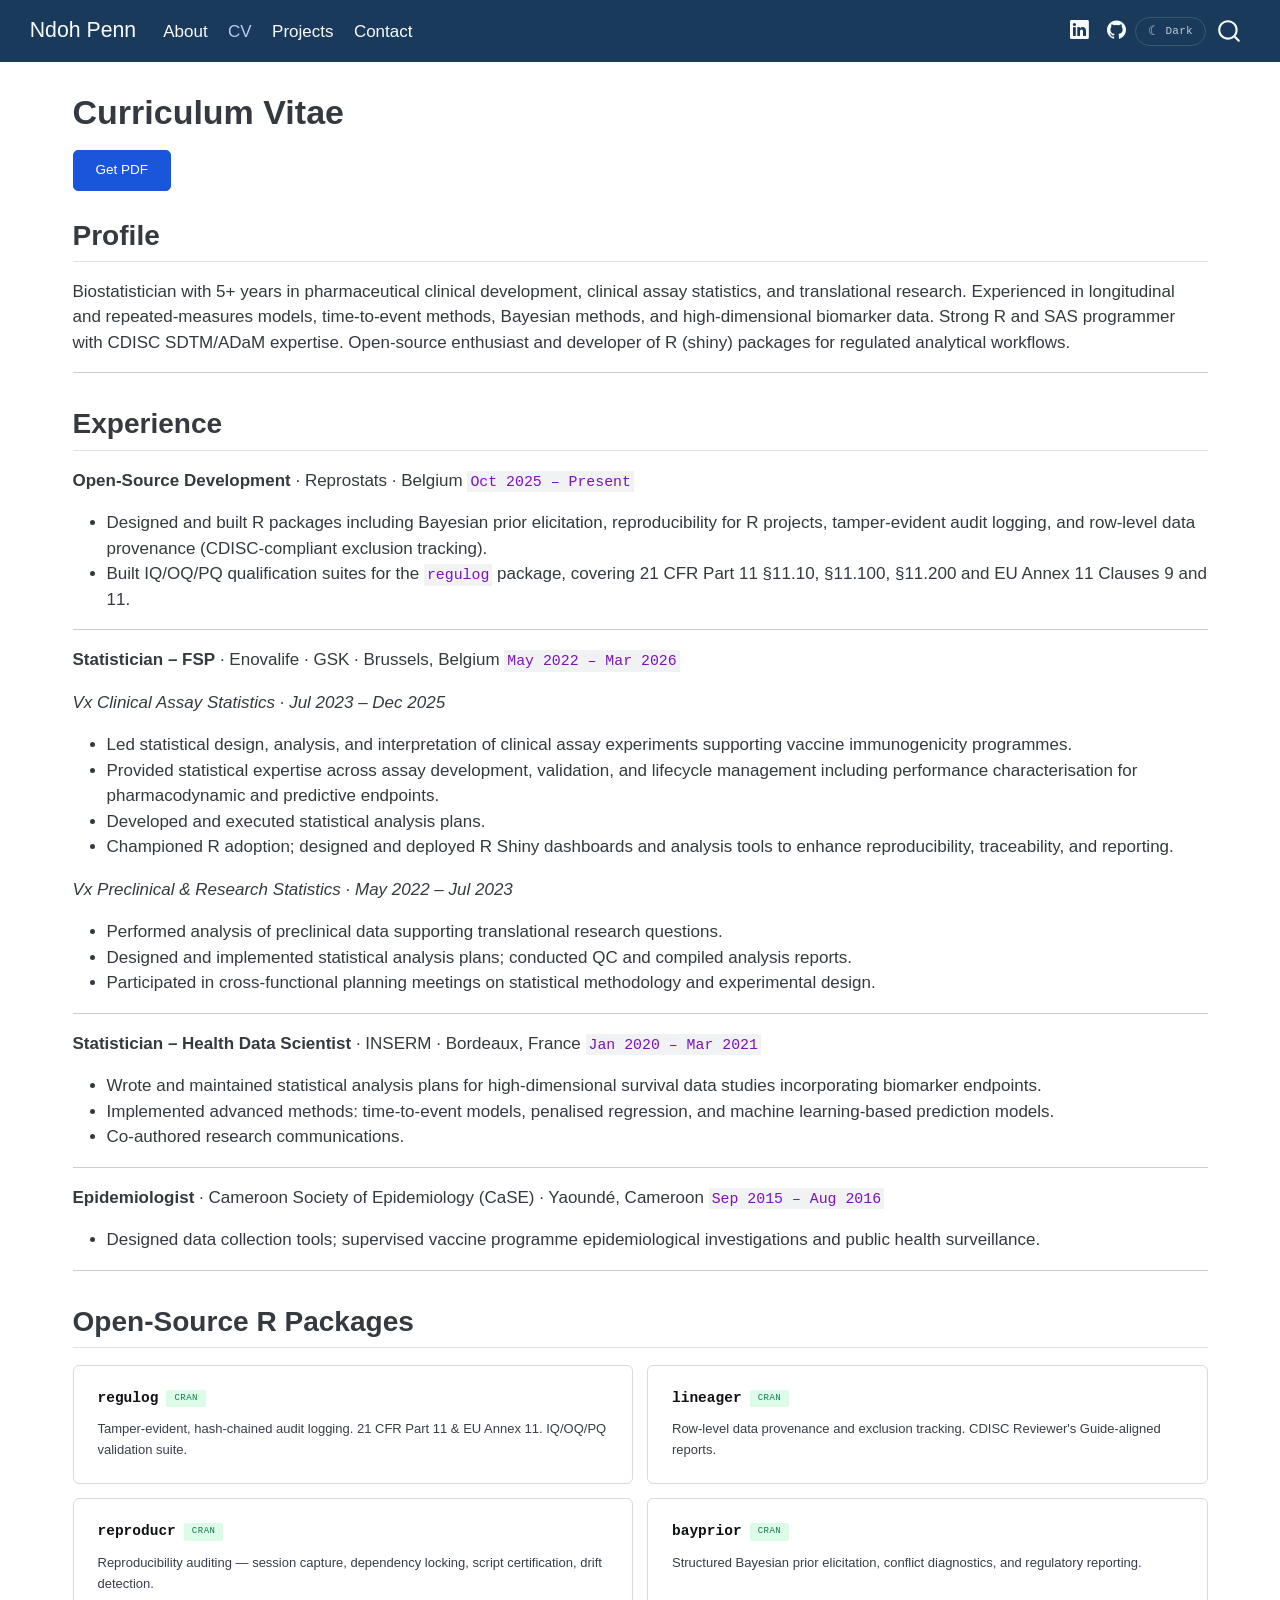
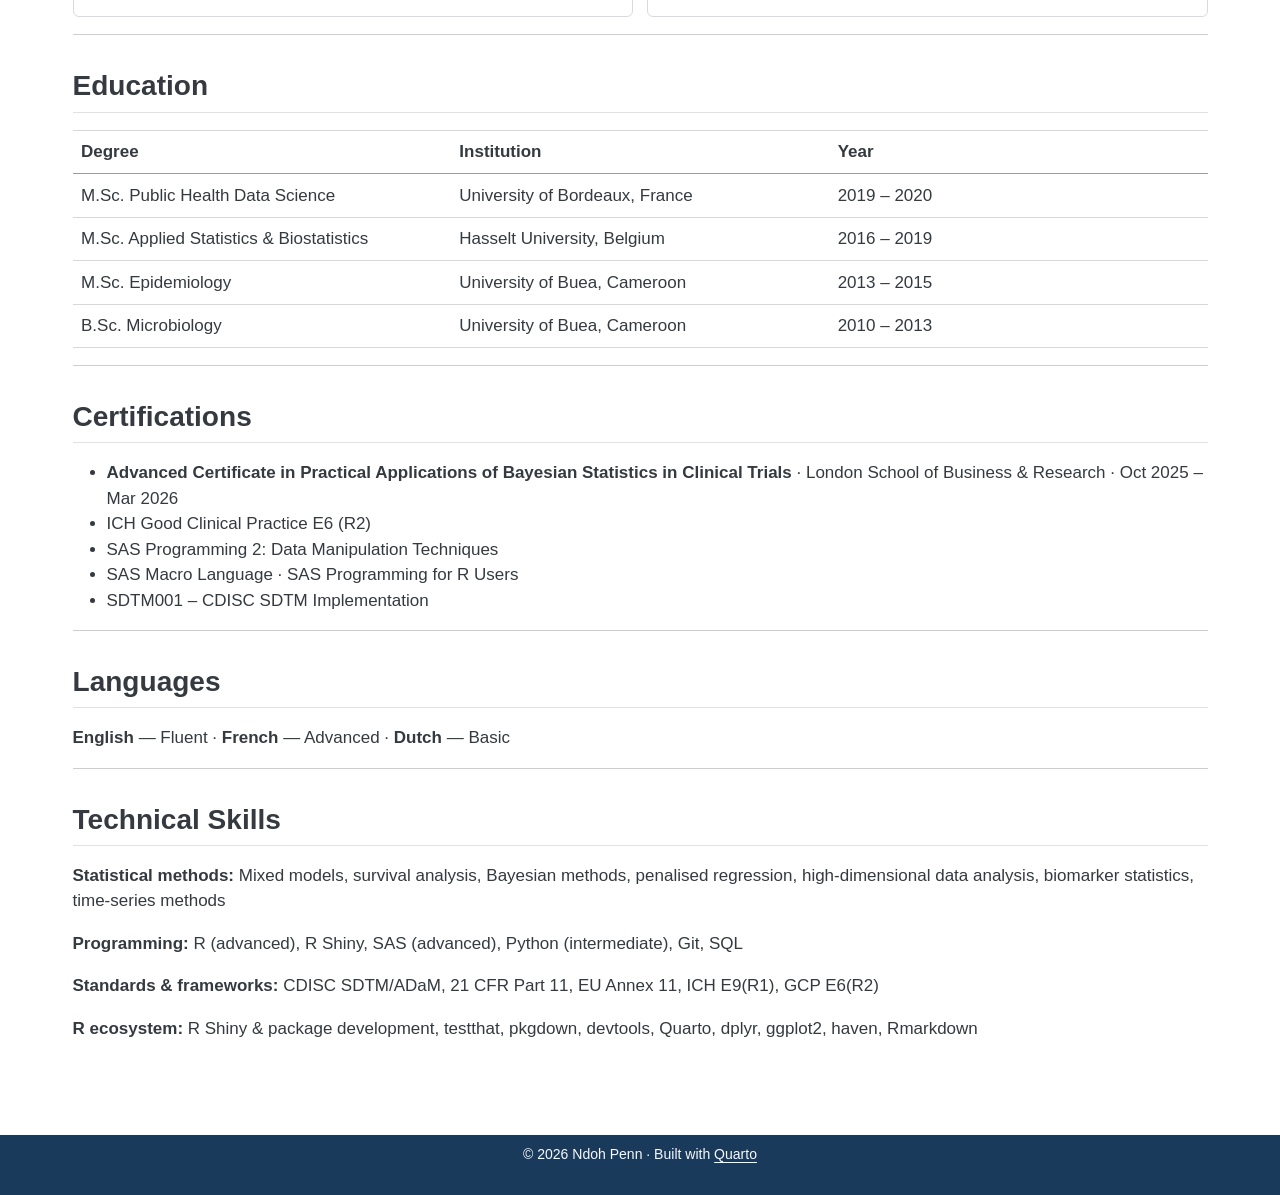
<file: docs/cv.html>
<!DOCTYPE html>
<html xmlns="http://www.w3.org/1999/xhtml" lang="en" xml:lang="en"><head>

<meta charset="utf-8">
<meta name="generator" content="quarto-1.9.38">

<meta name="viewport" content="width=device-width, initial-scale=1.0, user-scalable=yes">


<title>Curriculum Vitae – Ndoh Penn</title>
<style>
/* Default styles provided by pandoc.
** See https://pandoc.org/MANUAL.html#variables-for-html for config info.
*/
code{white-space: pre-wrap;}
span.smallcaps{font-variant: small-caps;}
div.columns{display: flex; gap: min(4vw, 1.5em);}
div.column{flex: auto; overflow-x: auto;}
div.hanging-indent{margin-left: 1.5em; text-indent: -1.5em;}
ul.task-list{list-style: none;}
ul.task-list li input[type="checkbox"] {
  width: 0.8em;
  margin: 0 0.8em 0.2em -1em; /* quarto-specific, see https://github.com/quarto-dev/quarto-cli/issues/4556 */ 
  vertical-align: middle;
}
</style>


<script src="site_libs/quarto-nav/quarto-nav.js"></script>
<script src="site_libs/quarto-nav/headroom.min.js"></script>
<script src="site_libs/clipboard/clipboard.min.js"></script>
<script src="site_libs/quarto-search/autocomplete.umd.js"></script>
<script src="site_libs/quarto-search/fuse.min.js"></script>
<script src="site_libs/quarto-search/quarto-search.js"></script>
<meta name="quarto:offset" content="./">
<link href="./assets/favicon.ico" rel="icon">
<script src="site_libs/quarto-html/quarto.js" type="module"></script>
<script src="site_libs/quarto-html/tabsets/tabsets.js" type="module"></script>
<script src="site_libs/quarto-html/popper.min.js"></script>
<script src="site_libs/quarto-html/tippy.umd.min.js"></script>
<script src="site_libs/quarto-html/anchor.min.js"></script>
<link href="site_libs/quarto-html/tippy.css" rel="stylesheet">
<link href="site_libs/quarto-html/quarto-syntax-highlighting-15634bcf2e68342d4ad2dfa704d543f6.css" rel="stylesheet" id="quarto-text-highlighting-styles">
<script src="site_libs/bootstrap/bootstrap.min.js"></script>
<link href="site_libs/bootstrap/bootstrap-icons.css" rel="stylesheet">
<link href="site_libs/bootstrap/bootstrap-7c549475d13715ced35f40bc0774caa6.min.css" rel="stylesheet" append-hash="true" id="quarto-bootstrap" data-mode="light">
<script id="quarto-search-options" type="application/json">{
  "location": "navbar",
  "copy-button": false,
  "collapse-after": 3,
  "panel-placement": "end",
  "type": "overlay",
  "limit": 50,
  "keyboard-shortcut": [
    "f",
    "/",
    "s"
  ],
  "show-item-context": false,
  "language": {
    "search-no-results-text": "No results",
    "search-matching-documents-text": "matching documents",
    "search-copy-link-title": "Copy link to search",
    "search-hide-matches-text": "Hide additional matches",
    "search-more-match-text": "more match in this document",
    "search-more-matches-text": "more matches in this document",
    "search-clear-button-title": "Clear",
    "search-text-placeholder": "",
    "search-detached-cancel-button-title": "Cancel",
    "search-submit-button-title": "Submit",
    "search-label": "Search"
  }
}</script>
<style>html{ scroll-behavior: smooth; }</style>
<script src="theme-toggle.js"></script>


<link rel="stylesheet" href="styles.css">
<meta property="og:title" content="Ndoh Penn – Biostatistician">
<meta property="og:description" content="Biostatistician with 5+ years in pharmaceutical drug development — from preclinical research to clinical assay statistics at GSK.">
<meta property="og:image" content="https://ndohpenngit.github.io/np-website/assets/og-image.png">
<meta property="og:site_name" content="Ndoh Penn">
<meta property="og:locale" content="en_GB">
<meta property="og:image:height" content="1288">
<meta property="og:image:width" content="2268">
<meta name="twitter:title" content="Ndoh Penn – Biostatistician">
<meta name="twitter:description" content="Biostatistician with 5+ years in pharmaceutical drug development.">
<meta name="twitter:image" content="https://ndohpenngit.github.io/np-website/assets/og-image.png">
<meta name="twitter:card" content="summary_large_image">
<meta name="twitter:image-height" content="1288">
<meta name="twitter:image-width" content="2268">
</head>

<body class="nav-fixed quarto-light">

<div id="quarto-search-results"></div>
  <header id="quarto-header" class="headroom fixed-top">
    <nav class="navbar navbar-expand-lg " data-bs-theme="dark">
      <div class="navbar-container container-fluid">
      <div class="navbar-brand-container mx-auto">
    <a class="navbar-brand" href="./index.html">
    <span class="navbar-title">Ndoh Penn</span>
    </a>
  </div>
            <div id="quarto-search" class="" title="Search"></div>
          <button class="navbar-toggler" type="button" data-bs-toggle="collapse" data-bs-target="#navbarCollapse" aria-controls="navbarCollapse" role="menu" aria-expanded="false" aria-label="Toggle navigation" onclick="if (window.quartoToggleHeadroom) { window.quartoToggleHeadroom(); }">
  <span class="navbar-toggler-icon"></span>
</button>
          <div class="collapse navbar-collapse" id="navbarCollapse">
            <ul class="navbar-nav navbar-nav-scroll me-auto">
  <li class="nav-item">
    <a class="nav-link" href="./index.html"> 
<span class="menu-text">About</span></a>
  </li>  
  <li class="nav-item">
    <a class="nav-link active" href="./cv.html" aria-current="page"> 
<span class="menu-text">CV</span></a>
  </li>  
  <li class="nav-item">
    <a class="nav-link" href="./projects.html"> 
<span class="menu-text">Projects</span></a>
  </li>  
  <li class="nav-item">
    <a class="nav-link" href="./contact.html"> 
<span class="menu-text">Contact</span></a>
  </li>  
</ul>
            <ul class="navbar-nav navbar-nav-scroll ms-auto">
  <li class="nav-item compact">
    <a class="nav-link" href="https://www.linkedin.com/in/ndohpenn"> <i class="bi bi-linkedin" role="img" aria-label="LinkedIn">
</i> 
<span class="menu-text"></span></a>
  </li>  
  <li class="nav-item compact">
    <a class="nav-link" href="https://github.com/ndohpenngit"> <i class="bi bi-github" role="img" aria-label="GitHub">
</i> 
<span class="menu-text"></span></a>
  </li>  
</ul>
          </div> <!-- /navcollapse -->
            <div class="quarto-navbar-tools">
</div>
      </div> <!-- /container-fluid -->
    </nav>
</header>
<!-- content -->
<div id="quarto-content" class="quarto-container page-columns page-rows-contents page-layout-full page-navbar">
<!-- sidebar -->
<!-- margin-sidebar -->
    
<!-- main -->
<main class="content column-page" id="quarto-document-content">

<header id="title-block-header" class="quarto-title-block default">
<div class="quarto-title">
<h1 class="title">Curriculum Vitae</h1>
</div>



<div class="quarto-title-meta column-page">

    
  
    
  </div>
  


</header>


<div class="cv-actions">
  <a href="cv-ndoh-penn.html" class="btn-primary" target="_blank">Get PDF</a>
</div>
<section id="profile" class="level2">
<h2 class="anchored" data-anchor-id="profile">Profile</h2>
<p>Biostatistician with 5+ years in pharmaceutical clinical development, clinical assay statistics, and translational research. Experienced in longitudinal and repeated-measures models, time-to-event methods, Bayesian methods, and high-dimensional biomarker data. Strong R and SAS programmer with CDISC SDTM/ADaM expertise. Open-source enthusiast and developer of R (shiny) packages for regulated analytical workflows.</p>
<hr>
</section>
<section id="experience" class="level2">
<h2 class="anchored" data-anchor-id="experience">Experience</h2>
<p><strong>Open-Source Development</strong> · Reprostats · Belgium <code>Oct 2025 – Present</code></p>
<ul>
<li>Designed and built R packages including Bayesian prior elicitation, reproducibility for R projects, tamper-evident audit logging, and row-level data provenance (CDISC-compliant exclusion tracking).</li>
<li>Built IQ/OQ/PQ qualification suites for the <code>regulog</code> package, covering 21 CFR Part 11 §11.10, §11.100, §11.200 and EU Annex 11 Clauses 9 and 11.</li>
</ul>
<hr>
<p><strong>Statistician – FSP</strong> · Enovalife · GSK · Brussels, Belgium <code>May 2022 – Mar 2026</code></p>
<p><em>Vx Clinical Assay Statistics · Jul 2023 – Dec 2025</em></p>
<ul>
<li>Led statistical design, analysis, and interpretation of clinical assay experiments supporting vaccine immunogenicity programmes.</li>
<li>Provided statistical expertise across assay development, validation, and lifecycle management including performance characterisation for pharmacodynamic and predictive endpoints.</li>
<li>Developed and executed statistical analysis plans.</li>
<li>Championed R adoption; designed and deployed R Shiny dashboards and analysis tools to enhance reproducibility, traceability, and reporting.</li>
</ul>
<p><em>Vx Preclinical &amp; Research Statistics · May 2022 – Jul 2023</em></p>
<ul>
<li>Performed analysis of preclinical data supporting translational research questions.</li>
<li>Designed and implemented statistical analysis plans; conducted QC and compiled analysis reports.</li>
<li>Participated in cross-functional planning meetings on statistical methodology and experimental design.</li>
</ul>
<hr>
<p><strong>Statistician – Health Data Scientist</strong> · INSERM · Bordeaux, France <code>Jan 2020 – Mar 2021</code></p>
<ul>
<li>Wrote and maintained statistical analysis plans for high-dimensional survival data studies incorporating biomarker endpoints.</li>
<li>Implemented advanced methods: time-to-event models, penalised regression, and machine learning-based prediction models.</li>
<li>Co-authored research communications.</li>
</ul>
<hr>
<p><strong>Epidemiologist</strong> · Cameroon Society of Epidemiology (CaSE) · Yaoundé, Cameroon <code>Sep 2015 – Aug 2016</code></p>
<ul>
<li>Designed data collection tools; supervised vaccine programme epidemiological investigations and public health surveillance.</li>
</ul>
<hr>
</section>
<section id="open-source-r-packages" class="level2">
<h2 class="anchored" data-anchor-id="open-source-r-packages">Open-Source R Packages</h2>
<div class="pkg-grid pkg-grid-cv">
  <a class="pkg-card" href="https://reprostats.org/regulog/" target="_blank">
    <div class="pkg-header">
      <span class="pkg-name">regulog</span>
      <span class="pkg-badge badge-cran">CRAN</span>
    </div>
    <p class="pkg-desc">Tamper-evident, hash-chained audit logging. 21 CFR Part 11 &amp; EU Annex 11. IQ/OQ/PQ validation suite.</p>
  </a>
  <a class="pkg-card" href="https://reprostats.org/lineager/" target="_blank">
    <div class="pkg-header">
      <span class="pkg-name">lineager</span>
      <span class="pkg-badge badge-cran">CRAN</span>
    </div>
    <p class="pkg-desc">Row-level data provenance and exclusion tracking. CDISC Reviewer's Guide-aligned reports.</p>
  </a>
  <a class="pkg-card" href="https://cran.r-project.org/package=reproducr" target="_blank">
    <div class="pkg-header">
      <span class="pkg-name">reproducr</span>
      <span class="pkg-badge badge-cran">CRAN</span>
    </div>
    <p class="pkg-desc">Reproducibility auditing — session capture, dependency locking, script certification, drift detection.</p>
  </a>
  <a class="pkg-card" href="https://cran.r-project.org/package=bayprior" target="_blank">
    <div class="pkg-header">
      <span class="pkg-name">bayprior</span>
      <span class="pkg-badge badge-cran">CRAN</span>
    </div>
    <p class="pkg-desc">Structured Bayesian prior elicitation, conflict diagnostics, and regulatory reporting.</p>
  </a>
</div>
<hr>
</section>
<section id="education" class="level2">
<h2 class="anchored" data-anchor-id="education">Education</h2>
<table class="caption-top table">
<colgroup>
<col style="width: 33%">
<col style="width: 33%">
<col style="width: 33%">
</colgroup>
<thead>
<tr class="header">
<th>Degree</th>
<th>Institution</th>
<th>Year</th>
</tr>
</thead>
<tbody>
<tr class="odd">
<td>M.Sc. Public Health Data Science</td>
<td>University of Bordeaux, France</td>
<td>2019 – 2020</td>
</tr>
<tr class="even">
<td>M.Sc. Applied Statistics &amp; Biostatistics</td>
<td>Hasselt University, Belgium</td>
<td>2016 – 2019</td>
</tr>
<tr class="odd">
<td>M.Sc. Epidemiology</td>
<td>University of Buea, Cameroon</td>
<td>2013 – 2015</td>
</tr>
<tr class="even">
<td>B.Sc. Microbiology</td>
<td>University of Buea, Cameroon</td>
<td>2010 – 2013</td>
</tr>
</tbody>
</table>
<hr>
</section>
<section id="certifications" class="level2">
<h2 class="anchored" data-anchor-id="certifications">Certifications</h2>
<ul>
<li><strong>Advanced Certificate in Practical Applications of Bayesian Statistics in Clinical Trials</strong> · London School of Business &amp; Research · Oct 2025 – Mar 2026</li>
<li>ICH Good Clinical Practice E6 (R2)</li>
<li>SAS Programming 2: Data Manipulation Techniques</li>
<li>SAS Macro Language · SAS Programming for R Users</li>
<li>SDTM001 – CDISC SDTM Implementation</li>
</ul>
<hr>
</section>
<section id="languages" class="level2">
<h2 class="anchored" data-anchor-id="languages">Languages</h2>
<p><strong>English</strong> — Fluent · <strong>French</strong> — Advanced · <strong>Dutch</strong> — Basic</p>
<hr>
</section>
<section id="technical-skills" class="level2">
<h2 class="anchored" data-anchor-id="technical-skills">Technical Skills</h2>
<p><strong>Statistical methods:</strong> Mixed models, survival analysis, Bayesian methods, penalised regression, high-dimensional data analysis, biomarker statistics, time-series methods</p>
<p><strong>Programming:</strong> R (advanced), R Shiny, SAS (advanced), Python (intermediate), Git, SQL</p>
<p><strong>Standards &amp; frameworks:</strong> CDISC SDTM/ADaM, 21 CFR Part 11, EU Annex 11, ICH E9(R1), GCP E6(R2)</p>
<p><strong>R ecosystem:</strong> R Shiny &amp; package development, testthat, pkgdown, devtools, Quarto, dplyr, ggplot2, haven, Rmarkdown</p>


</section>

</main> <!-- /main -->
<script id="quarto-html-after-body" type="application/javascript">
  window.document.addEventListener("DOMContentLoaded", function (event) {
    const icon = "";
    const anchorJS = new window.AnchorJS();
    anchorJS.options = {
      placement: 'right',
      icon: icon
    };
    anchorJS.add('.anchored');
    const isCodeAnnotation = (el) => {
      for (const clz of el.classList) {
        if (clz.startsWith('code-annotation-')) {                     
          return true;
        }
      }
      return false;
    }
    const onCopySuccess = function(e) {
      // button target
      const button = e.trigger;
      // don't keep focus
      button.blur();
      // flash "checked"
      button.classList.add('code-copy-button-checked');
      var currentTitle = button.getAttribute("title");
      button.setAttribute("title", "Copied!");
      let tooltip;
      if (window.bootstrap) {
        button.setAttribute("data-bs-toggle", "tooltip");
        button.setAttribute("data-bs-placement", "left");
        button.setAttribute("data-bs-title", "Copied!");
        tooltip = new bootstrap.Tooltip(button, 
          { trigger: "manual", 
            customClass: "code-copy-button-tooltip",
            offset: [0, -8]});
        tooltip.show();    
      }
      setTimeout(function() {
        if (tooltip) {
          tooltip.hide();
          button.removeAttribute("data-bs-title");
          button.removeAttribute("data-bs-toggle");
          button.removeAttribute("data-bs-placement");
        }
        button.setAttribute("title", currentTitle);
        button.classList.remove('code-copy-button-checked');
      }, 1000);
      // clear code selection
      e.clearSelection();
    }
    const getTextToCopy = function(trigger) {
      const outerScaffold = trigger.parentElement.cloneNode(true);
      const codeEl = outerScaffold.querySelector('code');
      for (const childEl of codeEl.children) {
        if (isCodeAnnotation(childEl)) {
          childEl.remove();
        }
      }
      return codeEl.innerText;
    }
    const clipboard = new window.ClipboardJS('.code-copy-button:not([data-in-quarto-modal])', {
      text: getTextToCopy
    });
    clipboard.on('success', onCopySuccess);
    if (window.document.getElementById('quarto-embedded-source-code-modal')) {
      const clipboardModal = new window.ClipboardJS('.code-copy-button[data-in-quarto-modal]', {
        text: getTextToCopy,
        container: window.document.getElementById('quarto-embedded-source-code-modal')
      });
      clipboardModal.on('success', onCopySuccess);
    }
      var localhostRegex = new RegExp(/^(?:http|https):\/\/localhost\:?[0-9]*\//);
      var mailtoRegex = new RegExp(/^mailto:/);
        var filterRegex = new RegExp("https:\/\/ndohpenngit\.github\.io\/np-website");
      var isInternal = (href) => {
          return filterRegex.test(href) || localhostRegex.test(href) || mailtoRegex.test(href);
      }
      // Inspect non-navigation links and adorn them if external
     var links = window.document.querySelectorAll('a[href]:not(.nav-link):not(.navbar-brand):not(.toc-action):not(.sidebar-link):not(.sidebar-item-toggle):not(.pagination-link):not(.no-external):not([aria-hidden]):not(.dropdown-item):not(.quarto-navigation-tool):not(.about-link)');
      for (var i=0; i<links.length; i++) {
        const link = links[i];
        if (!isInternal(link.href)) {
          // undo the damage that might have been done by quarto-nav.js in the case of
          // links that we want to consider external
          if (link.dataset.originalHref !== undefined) {
            link.href = link.dataset.originalHref;
          }
            // target, if specified
            link.setAttribute("target", "_blank");
            if (link.getAttribute("rel") === null) {
              link.setAttribute("rel", "noopener");
            }
        }
      }
    function tippyHover(el, contentFn, onTriggerFn, onUntriggerFn) {
      const config = {
        allowHTML: true,
        maxWidth: 500,
        delay: 100,
        arrow: false,
        appendTo: function(el) {
            return el.parentElement;
        },
        interactive: true,
        interactiveBorder: 10,
        theme: 'quarto',
        placement: 'bottom-start',
      };
      if (contentFn) {
        config.content = contentFn;
      }
      if (onTriggerFn) {
        config.onTrigger = onTriggerFn;
      }
      if (onUntriggerFn) {
        config.onUntrigger = onUntriggerFn;
      }
      window.tippy(el, config); 
    }
    const noterefs = window.document.querySelectorAll('a[role="doc-noteref"]');
    for (var i=0; i<noterefs.length; i++) {
      const ref = noterefs[i];
      tippyHover(ref, function() {
        // use id or data attribute instead here
        let href = ref.getAttribute('data-footnote-href') || ref.getAttribute('href');
        try { href = new URL(href).hash; } catch {}
        const id = href.replace(/^#\/?/, "");
        const note = window.document.getElementById(id);
        if (note) {
          return note.innerHTML;
        } else {
          return "";
        }
      });
    }
    const xrefs = window.document.querySelectorAll('a.quarto-xref');
    const processXRef = (id, note) => {
      // Strip column container classes
      const stripColumnClz = (el) => {
        el.classList.remove("page-full", "page-columns");
        if (el.children) {
          for (const child of el.children) {
            stripColumnClz(child);
          }
        }
      }
      stripColumnClz(note)
      if (id === null || id.startsWith('sec-')) {
        // Special case sections, only their first couple elements
        const container = document.createElement("div");
        if (note.children && note.children.length > 2) {
          container.appendChild(note.children[0].cloneNode(true));
          for (let i = 1; i < note.children.length; i++) {
            const child = note.children[i];
            if (child.tagName === "P" && child.innerText === "") {
              continue;
            } else {
              container.appendChild(child.cloneNode(true));
              break;
            }
          }
          if (window.Quarto?.typesetMath) {
            window.Quarto.typesetMath(container);
          }
          return container.innerHTML
        } else {
          if (window.Quarto?.typesetMath) {
            window.Quarto.typesetMath(note);
          }
          return note.innerHTML;
        }
      } else {
        // Remove any anchor links if they are present
        const anchorLink = note.querySelector('a.anchorjs-link');
        if (anchorLink) {
          anchorLink.remove();
        }
        if (window.Quarto?.typesetMath) {
          window.Quarto.typesetMath(note);
        }
        if (note.classList.contains("callout")) {
          return note.outerHTML;
        } else {
          return note.innerHTML;
        }
      }
    }
    for (var i=0; i<xrefs.length; i++) {
      const xref = xrefs[i];
      tippyHover(xref, undefined, function(instance) {
        instance.disable();
        let url = xref.getAttribute('href');
        let hash = undefined; 
        if (url.startsWith('#')) {
          hash = url;
        } else {
          try { hash = new URL(url).hash; } catch {}
        }
        if (hash) {
          const id = hash.replace(/^#\/?/, "");
          const note = window.document.getElementById(id);
          if (note !== null) {
            try {
              const html = processXRef(id, note.cloneNode(true));
              instance.setContent(html);
            } finally {
              instance.enable();
              instance.show();
            }
          } else {
            // See if we can fetch this
            fetch(url.split('#')[0])
            .then(res => res.text())
            .then(html => {
              const parser = new DOMParser();
              const htmlDoc = parser.parseFromString(html, "text/html");
              const note = htmlDoc.getElementById(id);
              if (note !== null) {
                const html = processXRef(id, note);
                instance.setContent(html);
              } 
            }).finally(() => {
              instance.enable();
              instance.show();
            });
          }
        } else {
          // See if we can fetch a full url (with no hash to target)
          // This is a special case and we should probably do some content thinning / targeting
          fetch(url)
          .then(res => res.text())
          .then(html => {
            const parser = new DOMParser();
            const htmlDoc = parser.parseFromString(html, "text/html");
            const note = htmlDoc.querySelector('main.content');
            if (note !== null) {
              // This should only happen for chapter cross references
              // (since there is no id in the URL)
              // remove the first header
              if (note.children.length > 0 && note.children[0].tagName === "HEADER") {
                note.children[0].remove();
              }
              const html = processXRef(null, note);
              instance.setContent(html);
            } 
          }).finally(() => {
            instance.enable();
            instance.show();
          });
        }
      }, function(instance) {
      });
    }
        let selectedAnnoteEl;
        const selectorForAnnotation = ( cell, annotation) => {
          let cellAttr = 'data-code-cell="' + cell + '"';
          let lineAttr = 'data-code-annotation="' +  annotation + '"';
          const selector = 'span[' + cellAttr + '][' + lineAttr + ']';
          return selector;
        }
        const selectCodeLines = (annoteEl) => {
          const doc = window.document;
          const targetCell = annoteEl.getAttribute("data-target-cell");
          const targetAnnotation = annoteEl.getAttribute("data-target-annotation");
          const annoteSpan = window.document.querySelector(selectorForAnnotation(targetCell, targetAnnotation));
          const lines = annoteSpan.getAttribute("data-code-lines").split(",");
          const lineIds = lines.map((line) => {
            return targetCell + "-" + line;
          })
          let top = null;
          let height = null;
          let parent = null;
          if (lineIds.length > 0) {
              //compute the position of the single el (top and bottom and make a div)
              const el = window.document.getElementById(lineIds[0]);
              top = el.offsetTop;
              height = el.offsetHeight;
              parent = el.parentElement.parentElement;
            if (lineIds.length > 1) {
              const lastEl = window.document.getElementById(lineIds[lineIds.length - 1]);
              const bottom = lastEl.offsetTop + lastEl.offsetHeight;
              height = bottom - top;
            }
            if (top !== null && height !== null && parent !== null) {
              // cook up a div (if necessary) and position it 
              let div = window.document.getElementById("code-annotation-line-highlight");
              if (div === null) {
                div = window.document.createElement("div");
                div.setAttribute("id", "code-annotation-line-highlight");
                div.style.position = 'absolute';
                parent.appendChild(div);
              }
              div.style.top = top - 2 + "px";
              div.style.height = height + 4 + "px";
              div.style.left = 0;
              let gutterDiv = window.document.getElementById("code-annotation-line-highlight-gutter");
              if (gutterDiv === null) {
                gutterDiv = window.document.createElement("div");
                gutterDiv.setAttribute("id", "code-annotation-line-highlight-gutter");
                gutterDiv.style.position = 'absolute';
                const codeCell = window.document.getElementById(targetCell);
                const gutter = codeCell.querySelector('.code-annotation-gutter');
                gutter.appendChild(gutterDiv);
              }
              gutterDiv.style.top = top - 2 + "px";
              gutterDiv.style.height = height + 4 + "px";
            }
            selectedAnnoteEl = annoteEl;
          }
        };
        const unselectCodeLines = () => {
          const elementsIds = ["code-annotation-line-highlight", "code-annotation-line-highlight-gutter"];
          elementsIds.forEach((elId) => {
            const div = window.document.getElementById(elId);
            if (div) {
              div.remove();
            }
          });
          selectedAnnoteEl = undefined;
        };
          // Handle positioning of the toggle
      window.addEventListener(
        "resize",
        throttle(() => {
          elRect = undefined;
          if (selectedAnnoteEl) {
            selectCodeLines(selectedAnnoteEl);
          }
        }, 10)
      );
      function throttle(fn, ms) {
      let throttle = false;
      let timer;
        return (...args) => {
          if(!throttle) { // first call gets through
              fn.apply(this, args);
              throttle = true;
          } else { // all the others get throttled
              if(timer) clearTimeout(timer); // cancel #2
              timer = setTimeout(() => {
                fn.apply(this, args);
                timer = throttle = false;
              }, ms);
          }
        };
      }
        // Attach click handler to the DT
        const annoteDls = window.document.querySelectorAll('dt[data-target-cell]');
        for (const annoteDlNode of annoteDls) {
          annoteDlNode.addEventListener('click', (event) => {
            const clickedEl = event.target;
            if (clickedEl !== selectedAnnoteEl) {
              unselectCodeLines();
              const activeEl = window.document.querySelector('dt[data-target-cell].code-annotation-active');
              if (activeEl) {
                activeEl.classList.remove('code-annotation-active');
              }
              selectCodeLines(clickedEl);
              clickedEl.classList.add('code-annotation-active');
            } else {
              // Unselect the line
              unselectCodeLines();
              clickedEl.classList.remove('code-annotation-active');
            }
          });
        }
    const findCites = (el) => {
      const parentEl = el.parentElement;
      if (parentEl) {
        const cites = parentEl.dataset.cites;
        if (cites) {
          return {
            el,
            cites: cites.split(' ')
          };
        } else {
          return findCites(el.parentElement)
        }
      } else {
        return undefined;
      }
    };
    var bibliorefs = window.document.querySelectorAll('a[role="doc-biblioref"]');
    for (var i=0; i<bibliorefs.length; i++) {
      const ref = bibliorefs[i];
      const citeInfo = findCites(ref);
      if (citeInfo) {
        tippyHover(citeInfo.el, function() {
          var popup = window.document.createElement('div');
          citeInfo.cites.forEach(function(cite) {
            var citeDiv = window.document.createElement('div');
            citeDiv.classList.add('hanging-indent');
            citeDiv.classList.add('csl-entry');
            var biblioDiv = window.document.getElementById('ref-' + cite);
            if (biblioDiv) {
              citeDiv.innerHTML = biblioDiv.innerHTML;
            }
            popup.appendChild(citeDiv);
          });
          return popup.innerHTML;
        });
      }
    }
  });
  </script>
</div> <!-- /content -->
<footer class="footer">
  <div class="nav-footer">
    <div class="nav-footer-left">
      &nbsp;
    </div>   
    <div class="nav-footer-center">
<p>© 2026 Ndoh Penn · Built with <a href="https://quarto.org">Quarto</a></p>
</div>
    <div class="nav-footer-right">
      &nbsp;
    </div>
  </div>
</footer>




<script src="site_libs/quarto-html/zenscroll-min.js"></script>
</body></html>
</file>
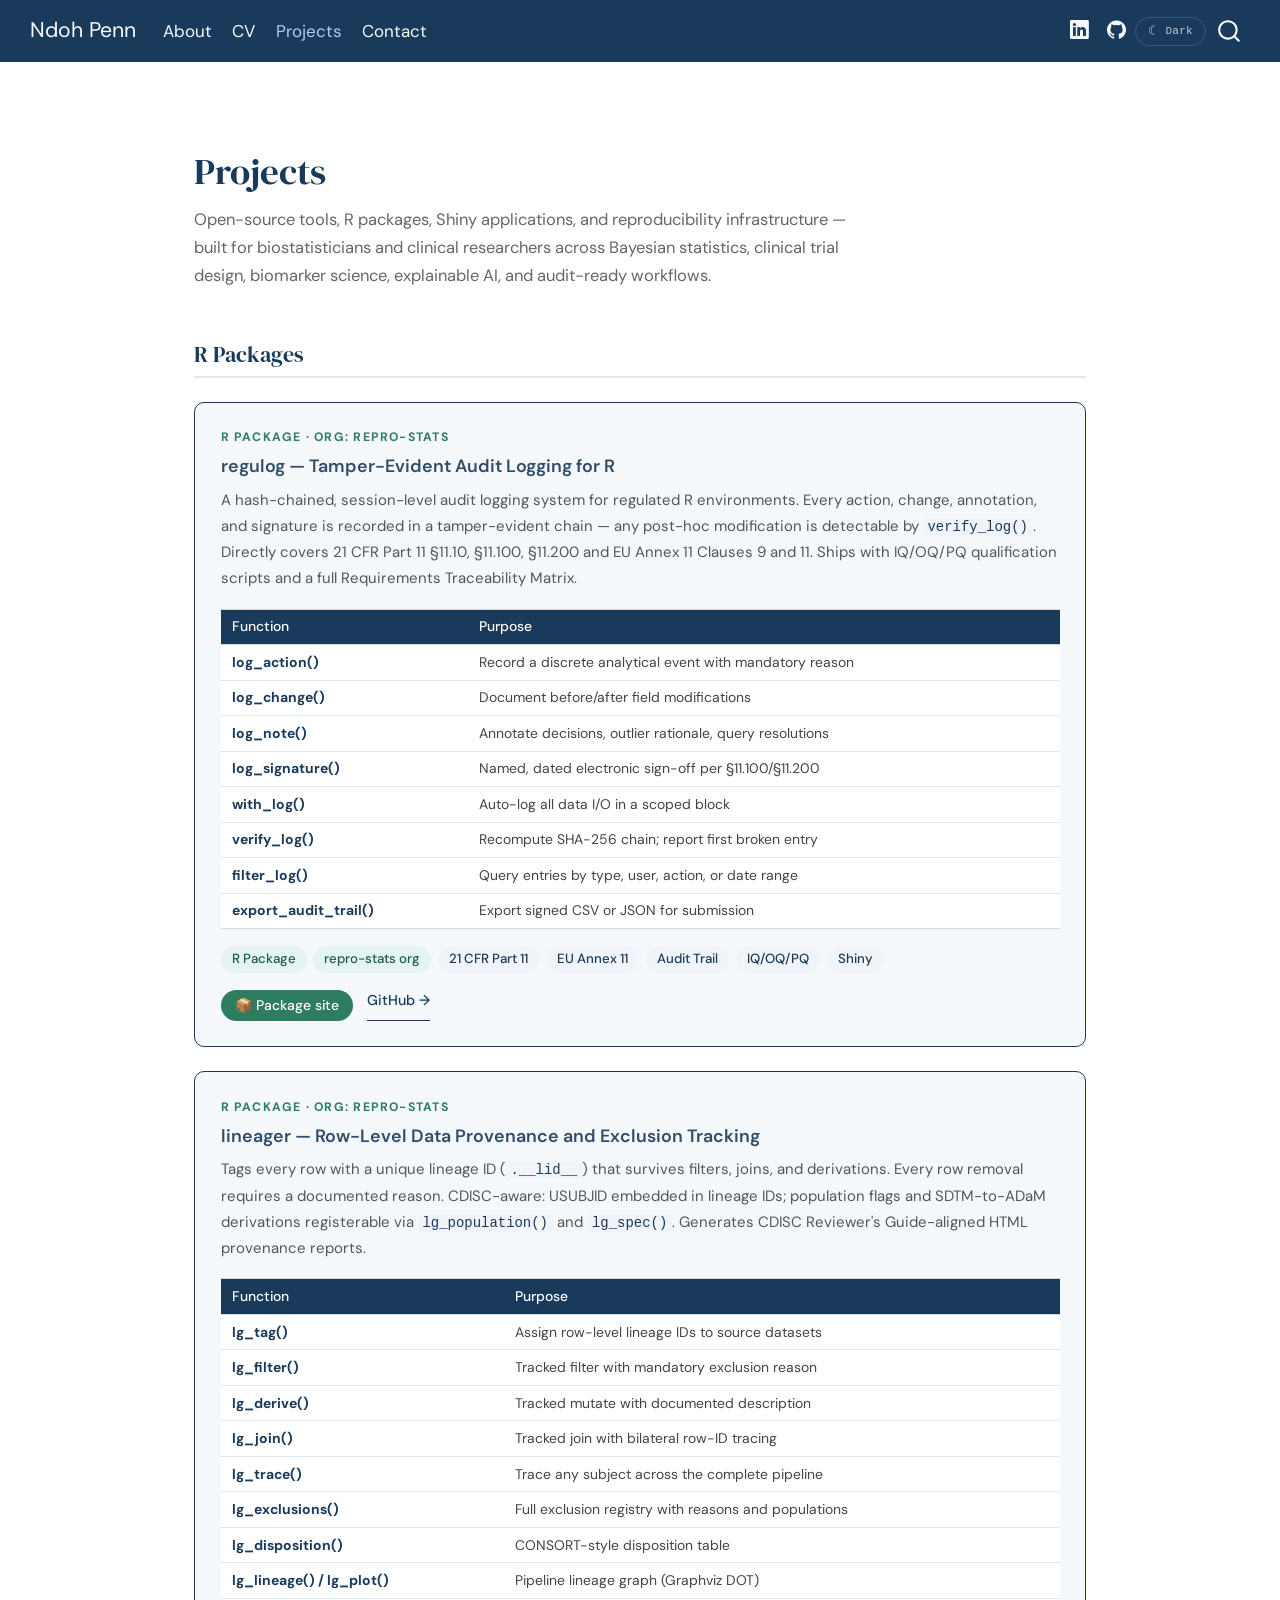
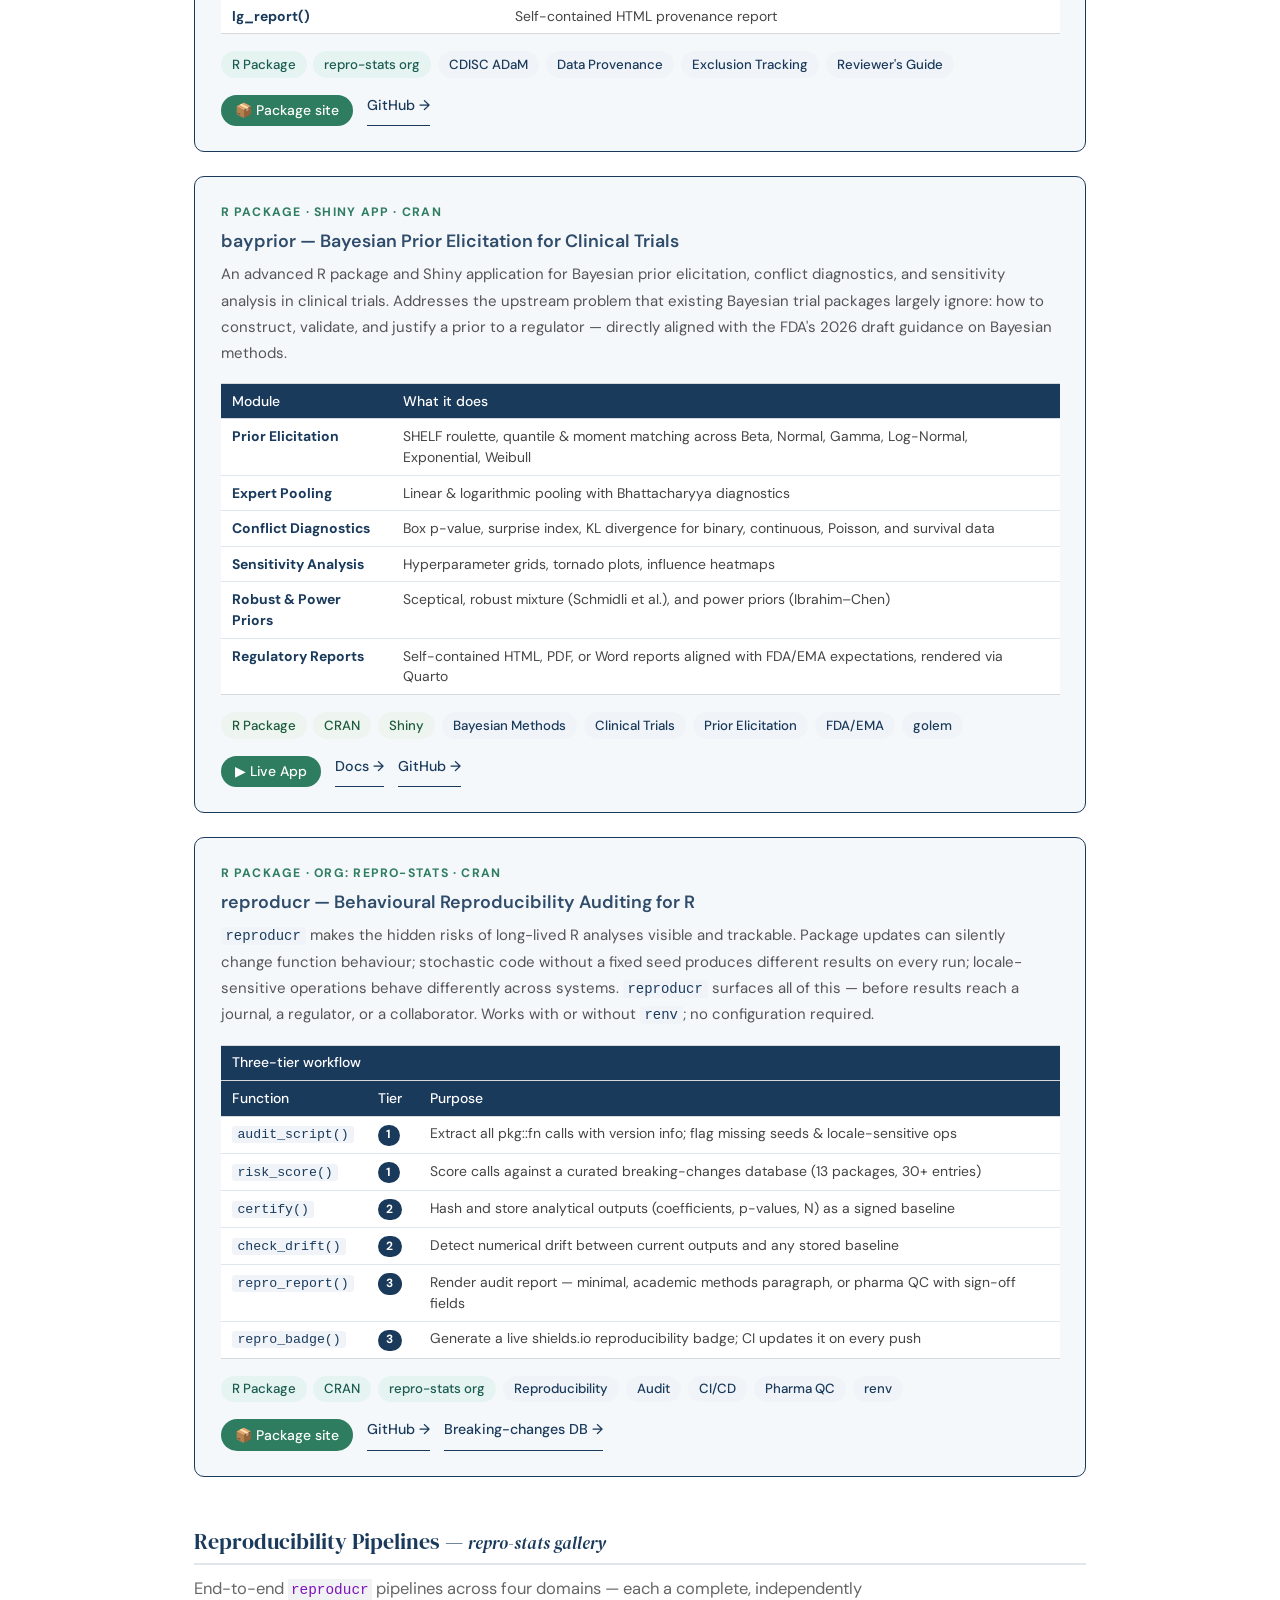
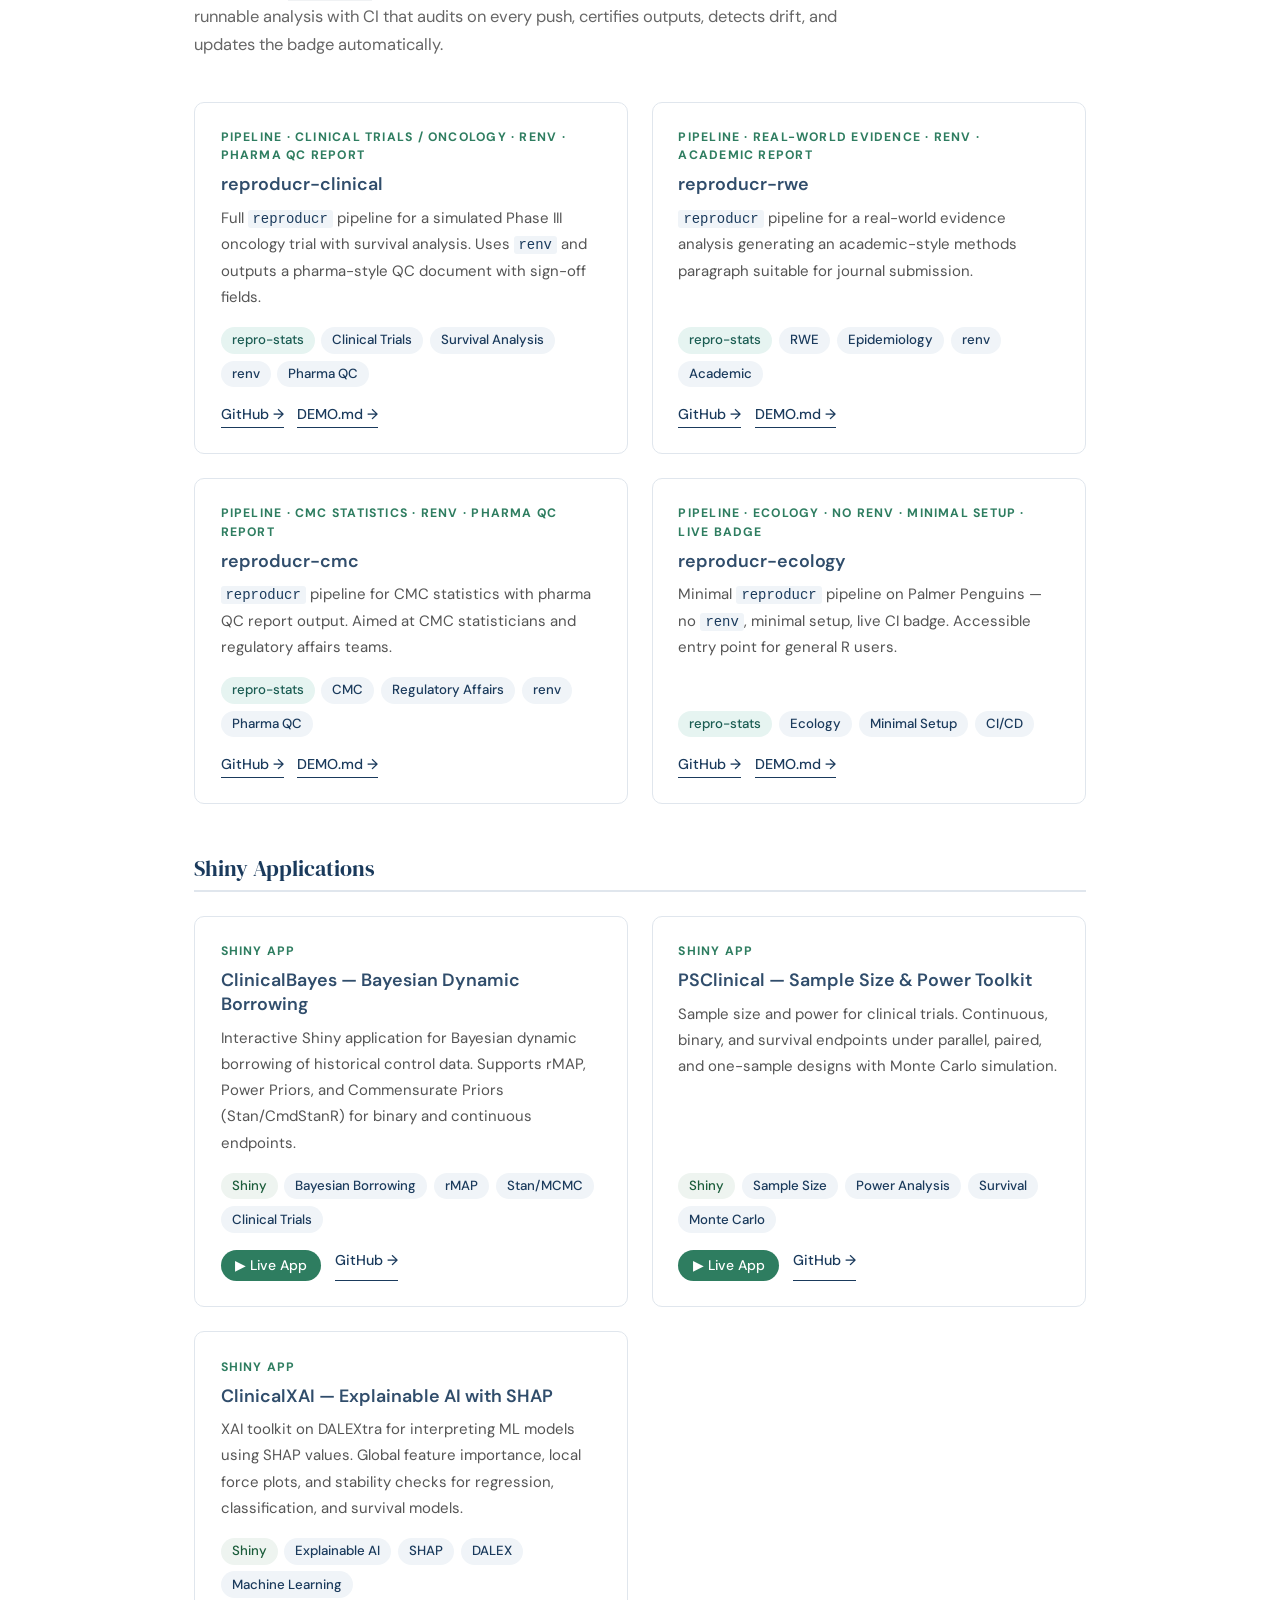
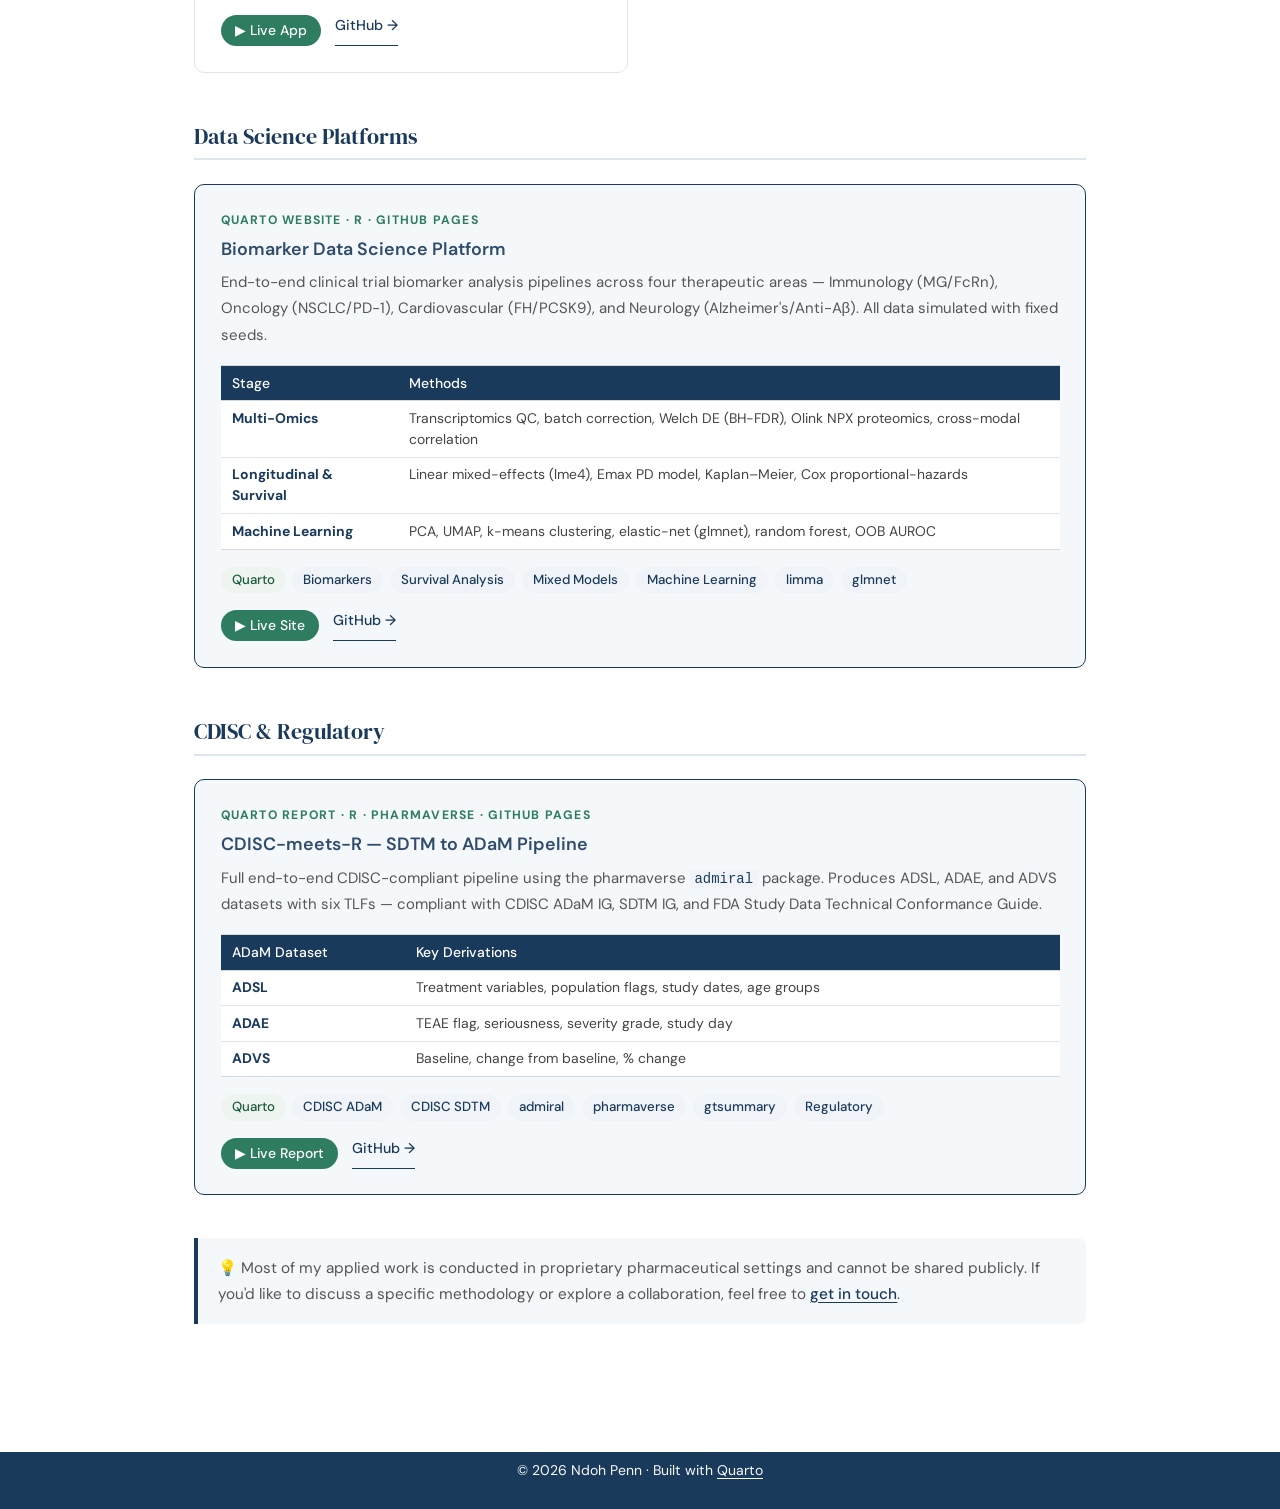
<file: docs/projects.html>
<!DOCTYPE html>
<html xmlns="http://www.w3.org/1999/xhtml" lang="en" xml:lang="en"><head>

<meta charset="utf-8">
<meta name="generator" content="quarto-1.9.38">

<meta name="viewport" content="width=device-width, initial-scale=1.0, user-scalable=yes">


<title>projects – Ndoh Penn</title>
<style>
/* Default styles provided by pandoc.
** See https://pandoc.org/MANUAL.html#variables-for-html for config info.
*/
code{white-space: pre-wrap;}
span.smallcaps{font-variant: small-caps;}
div.columns{display: flex; gap: min(4vw, 1.5em);}
div.column{flex: auto; overflow-x: auto;}
div.hanging-indent{margin-left: 1.5em; text-indent: -1.5em;}
ul.task-list{list-style: none;}
ul.task-list li input[type="checkbox"] {
  width: 0.8em;
  margin: 0 0.8em 0.2em -1em; /* quarto-specific, see https://github.com/quarto-dev/quarto-cli/issues/4556 */ 
  vertical-align: middle;
}
</style>


<script src="site_libs/quarto-nav/quarto-nav.js"></script>
<script src="site_libs/quarto-nav/headroom.min.js"></script>
<script src="site_libs/clipboard/clipboard.min.js"></script>
<script src="site_libs/quarto-search/autocomplete.umd.js"></script>
<script src="site_libs/quarto-search/fuse.min.js"></script>
<script src="site_libs/quarto-search/quarto-search.js"></script>
<meta name="quarto:offset" content="./">
<link href="./assets/favicon.ico" rel="icon">
<script src="site_libs/quarto-html/quarto.js" type="module"></script>
<script src="site_libs/quarto-html/tabsets/tabsets.js" type="module"></script>
<script src="site_libs/quarto-html/popper.min.js"></script>
<script src="site_libs/quarto-html/tippy.umd.min.js"></script>
<script src="site_libs/quarto-html/anchor.min.js"></script>
<link href="site_libs/quarto-html/tippy.css" rel="stylesheet">
<link href="site_libs/quarto-html/quarto-syntax-highlighting-15634bcf2e68342d4ad2dfa704d543f6.css" rel="stylesheet" id="quarto-text-highlighting-styles">
<script src="site_libs/bootstrap/bootstrap.min.js"></script>
<link href="site_libs/bootstrap/bootstrap-icons.css" rel="stylesheet">
<link href="site_libs/bootstrap/bootstrap-7c549475d13715ced35f40bc0774caa6.min.css" rel="stylesheet" append-hash="true" id="quarto-bootstrap" data-mode="light">
<script id="quarto-search-options" type="application/json">{
  "location": "navbar",
  "copy-button": false,
  "collapse-after": 3,
  "panel-placement": "end",
  "type": "overlay",
  "limit": 50,
  "keyboard-shortcut": [
    "f",
    "/",
    "s"
  ],
  "show-item-context": false,
  "language": {
    "search-no-results-text": "No results",
    "search-matching-documents-text": "matching documents",
    "search-copy-link-title": "Copy link to search",
    "search-hide-matches-text": "Hide additional matches",
    "search-more-match-text": "more match in this document",
    "search-more-matches-text": "more matches in this document",
    "search-clear-button-title": "Clear",
    "search-text-placeholder": "",
    "search-detached-cancel-button-title": "Cancel",
    "search-submit-button-title": "Submit",
    "search-label": "Search"
  }
}</script>
<style>html{ scroll-behavior: smooth; }</style>
<script src="theme-toggle.js"></script>


<link rel="stylesheet" href="styles.css">
<meta property="og:title" content="Ndoh Penn – Biostatistician">
<meta property="og:description" content="Biostatistician with 5+ years in pharmaceutical drug development — from preclinical research to clinical assay statistics at GSK.">
<meta property="og:image" content="https://ndohpenngit.github.io/np-website/assets/og-image.png">
<meta property="og:site_name" content="Ndoh Penn">
<meta property="og:locale" content="en_GB">
<meta property="og:image:height" content="1288">
<meta property="og:image:width" content="2268">
<meta name="twitter:title" content="Ndoh Penn – Biostatistician">
<meta name="twitter:description" content="Biostatistician with 5+ years in pharmaceutical drug development.">
<meta name="twitter:image" content="https://ndohpenngit.github.io/np-website/assets/og-image.png">
<meta name="twitter:card" content="summary_large_image">
<meta name="twitter:image-height" content="1288">
<meta name="twitter:image-width" content="2268">
</head>

<body class="nav-fixed quarto-light">

<div id="quarto-search-results"></div>
  <header id="quarto-header" class="headroom fixed-top">
    <nav class="navbar navbar-expand-lg " data-bs-theme="dark">
      <div class="navbar-container container-fluid">
      <div class="navbar-brand-container mx-auto">
    <a class="navbar-brand" href="./index.html">
    <span class="navbar-title">Ndoh Penn</span>
    </a>
  </div>
            <div id="quarto-search" class="" title="Search"></div>
          <button class="navbar-toggler" type="button" data-bs-toggle="collapse" data-bs-target="#navbarCollapse" aria-controls="navbarCollapse" role="menu" aria-expanded="false" aria-label="Toggle navigation" onclick="if (window.quartoToggleHeadroom) { window.quartoToggleHeadroom(); }">
  <span class="navbar-toggler-icon"></span>
</button>
          <div class="collapse navbar-collapse" id="navbarCollapse">
            <ul class="navbar-nav navbar-nav-scroll me-auto">
  <li class="nav-item">
    <a class="nav-link" href="./index.html"> 
<span class="menu-text">About</span></a>
  </li>  
  <li class="nav-item">
    <a class="nav-link" href="./cv.html"> 
<span class="menu-text">CV</span></a>
  </li>  
  <li class="nav-item">
    <a class="nav-link active" href="./projects.html" aria-current="page"> 
<span class="menu-text">Projects</span></a>
  </li>  
  <li class="nav-item">
    <a class="nav-link" href="./contact.html"> 
<span class="menu-text">Contact</span></a>
  </li>  
</ul>
            <ul class="navbar-nav navbar-nav-scroll ms-auto">
  <li class="nav-item compact">
    <a class="nav-link" href="https://www.linkedin.com/in/ndohpenn"> <i class="bi bi-linkedin" role="img" aria-label="LinkedIn">
</i> 
<span class="menu-text"></span></a>
  </li>  
  <li class="nav-item compact">
    <a class="nav-link" href="https://github.com/ndohpenngit"> <i class="bi bi-github" role="img" aria-label="GitHub">
</i> 
<span class="menu-text"></span></a>
  </li>  
</ul>
          </div> <!-- /navcollapse -->
            <div class="quarto-navbar-tools">
</div>
      </div> <!-- /container-fluid -->
    </nav>
</header>
<!-- content -->
<div id="quarto-content" class="quarto-container page-columns page-rows-contents page-layout-full page-navbar">
<!-- sidebar -->
<!-- margin-sidebar -->
    
<!-- main -->
<main class="content column-page" id="quarto-document-content"><header id="title-block-header" class="quarto-title-block"></header>




<link href="https://fonts.googleapis.com/css2?family=DM+Serif+Display:ital@0;1&amp;family=DM+Sans:wght@300;400;500&amp;display=swap" rel="stylesheet">

<div class="projects-wrap">

  <div class="page-title">Projects</div>
  <p class="page-subtitle">
    Open-source tools, R packages, Shiny applications, and reproducibility infrastructure — 
    built for biostatisticians and clinical researchers across Bayesian statistics, 
    clinical trial design, biomarker science, explainable AI, and audit-ready workflows.
  </p>

  <div class="section-heading">R Packages</div>
  <div class="project-grid">

    <!-- regulog -->
    <div class="project-card featured">
      <div class="featured-body">
        <div class="project-type">R Package · Org: repro-stats</div>
        <h3 class="anchored">regulog — Tamper-Evident Audit Logging for R</h3>
        <p>
          A hash-chained, session-level audit logging system for regulated R environments.
          Every action, change, annotation, and signature is recorded in a tamper-evident
          chain — any post-hoc modification is detectable by <code>verify_log()</code>.
          Directly covers 21 CFR Part 11 §11.10, §11.100, §11.200 and EU Annex 11
          Clauses 9 and 11. Ships with IQ/OQ/PQ qualification scripts and a full
          Requirements Traceability Matrix.
        </p>
        
<table class="module-table caption-top table">
<tbody>
<tr class="odd">
<th data-quarto-table-cell-role="th">Function</th>
<th data-quarto-table-cell-role="th">Purpose</th>
</tr>
<tr class="even">
<td><strong>log_action()</strong></td>
<td>Record a discrete analytical event with mandatory reason</td>
</tr>
<tr class="odd">
<td><strong>log_change()</strong></td>
<td>Document before/after field modifications</td>
</tr>
<tr class="even">
<td><strong>log_note()</strong></td>
<td>Annotate decisions, outlier rationale, query resolutions</td>
</tr>
<tr class="odd">
<td><strong>log_signature()</strong></td>
<td>Named, dated electronic sign-off per §11.100/§11.200</td>
</tr>
<tr class="even">
<td><strong>with_log()</strong></td>
<td>Auto-log all data I/O in a scoped block</td>
</tr>
<tr class="odd">
<td><strong>verify_log()</strong></td>
<td>Recompute SHA-256 chain; report first broken entry</td>
</tr>
<tr class="even">
<td><strong>filter_log()</strong></td>
<td>Query entries by type, user, action, or date range</td>
</tr>
<tr class="odd">
<td><strong>export_audit_trail()</strong></td>
<td>Export signed CSV or JSON for submission</td>
</tr>
</tbody>
</table>

        <div class="project-tags" style="margin-top:1rem;">
          <span class="tag tag-teal">R Package</span>
          <span class="tag tag-teal">repro-stats org</span>
          <span class="tag">21 CFR Part 11</span>
          <span class="tag">EU Annex 11</span>
          <span class="tag">Audit Trail</span>
          <span class="tag">IQ/OQ/PQ</span>
          <span class="tag">Shiny</span>
        </div>
        <div class="project-links">
          <a href="https://reprostats.org/regulog/" target="_blank" class="project-link live">📦 Package site</a>
          <a href="https://github.com/repro-stats/regulog" target="_blank" class="project-link">GitHub →</a>
        </div>
      </div>
    </div>

    <!-- lineager -->
    <div class="project-card featured">
      <div class="featured-body">
        <div class="project-type">R Package · Org: repro-stats</div>
        <h3 class="anchored">lineager — Row-Level Data Provenance and Exclusion Tracking</h3>
        <p>
          Tags every row with a unique lineage ID (<code>.__lid__</code>) that survives
          filters, joins, and derivations. Every row removal requires a documented reason.
          CDISC-aware: USUBJID embedded in lineage IDs; population flags and SDTM-to-ADaM
          derivations registerable via <code>lg_population()</code> and <code>lg_spec()</code>.
          Generates CDISC Reviewer's Guide-aligned HTML provenance reports.
        </p>
        
<table class="module-table caption-top table">
<tbody>
<tr class="odd">
<th data-quarto-table-cell-role="th">Function</th>
<th data-quarto-table-cell-role="th">Purpose</th>
</tr>
<tr class="even">
<td><strong>lg_tag()</strong></td>
<td>Assign row-level lineage IDs to source datasets</td>
</tr>
<tr class="odd">
<td><strong>lg_filter()</strong></td>
<td>Tracked filter with mandatory exclusion reason</td>
</tr>
<tr class="even">
<td><strong>lg_derive()</strong></td>
<td>Tracked mutate with documented description</td>
</tr>
<tr class="odd">
<td><strong>lg_join()</strong></td>
<td>Tracked join with bilateral row-ID tracing</td>
</tr>
<tr class="even">
<td><strong>lg_trace()</strong></td>
<td>Trace any subject across the complete pipeline</td>
</tr>
<tr class="odd">
<td><strong>lg_exclusions()</strong></td>
<td>Full exclusion registry with reasons and populations</td>
</tr>
<tr class="even">
<td><strong>lg_disposition()</strong></td>
<td>CONSORT-style disposition table</td>
</tr>
<tr class="odd">
<td><strong>lg_lineage() / lg_plot()</strong></td>
<td>Pipeline lineage graph (Graphviz DOT)</td>
</tr>
<tr class="even">
<td><strong>lg_report()</strong></td>
<td>Self-contained HTML provenance report</td>
</tr>
</tbody>
</table>

        <div class="project-tags" style="margin-top:1rem;">
          <span class="tag tag-teal">R Package</span>
          <span class="tag tag-teal">repro-stats org</span>
          <span class="tag">CDISC ADaM</span>
          <span class="tag">Data Provenance</span>
          <span class="tag">Exclusion Tracking</span>
          <span class="tag">Reviewer's Guide</span>
        </div>
        <div class="project-links">
          <a href="https://reprostats.org/lineager/" target="_blank" class="project-link live">📦 Package site</a>
          <a href="https://github.com/repro-stats/lineager" target="_blank" class="project-link">GitHub →</a>
        </div>
      </div>
    </div>

    <!-- bayprior -->
    <div class="project-card featured">
      <div class="featured-body">
        <div class="project-type">R Package · Shiny App · CRAN</div>
        <h3 class="anchored">bayprior — Bayesian Prior Elicitation for Clinical Trials</h3>
        <p>
          An advanced R package and Shiny application for Bayesian prior elicitation,
          conflict diagnostics, and sensitivity analysis in clinical trials. Addresses the
          upstream problem that existing Bayesian trial packages largely ignore: how to
          construct, validate, and justify a prior to a regulator — directly aligned with
          the FDA's 2026 draft guidance on Bayesian methods.
        </p>
        
<table class="module-table caption-top table">
<tbody>
<tr class="odd">
<th data-quarto-table-cell-role="th">Module</th>
<th data-quarto-table-cell-role="th">What it does</th>
</tr>
<tr class="even">
<td><strong>Prior Elicitation</strong></td>
<td>SHELF roulette, quantile &amp; moment matching across Beta, Normal, Gamma, Log-Normal, Exponential, Weibull</td>
</tr>
<tr class="odd">
<td><strong>Expert Pooling</strong></td>
<td>Linear &amp; logarithmic pooling with Bhattacharyya diagnostics</td>
</tr>
<tr class="even">
<td><strong>Conflict Diagnostics</strong></td>
<td>Box p-value, surprise index, KL divergence for binary, continuous, Poisson, and survival data</td>
</tr>
<tr class="odd">
<td><strong>Sensitivity Analysis</strong></td>
<td>Hyperparameter grids, tornado plots, influence heatmaps</td>
</tr>
<tr class="even">
<td><strong>Robust &amp; Power Priors</strong></td>
<td>Sceptical, robust mixture (Schmidli et al.), and power priors (Ibrahim–Chen)</td>
</tr>
<tr class="odd">
<td><strong>Regulatory Reports</strong></td>
<td>Self-contained HTML, PDF, or Word reports aligned with FDA/EMA expectations, rendered via Quarto</td>
</tr>
</tbody>
</table>

        <div class="project-tags" style="margin-top:1rem;">
          <span class="tag tag-green">R Package</span>
          <span class="tag tag-green">CRAN</span>
          <span class="tag tag-green">Shiny</span>
          <span class="tag">Bayesian Methods</span>
          <span class="tag">Clinical Trials</span>
          <span class="tag">Prior Elicitation</span>
          <span class="tag">FDA/EMA</span>
          <span class="tag">golem</span>
        </div>
        <div class="project-links">
          <a href="https://npenn.shinyapps.io/bayprior/" target="_blank" class="project-link live">▶ Live App</a>
          <a href="https://ndohpenngit.github.io/bayprior/" target="_blank" class="project-link">Docs →</a>
          <a href="https://github.com/ndohpenngit/bayprior" target="_blank" class="project-link">GitHub →</a>
        </div>
      </div>
    </div>

    <!-- reproducr -->
    <div class="project-card featured">
      <div class="featured-body">
        <div class="project-type">R Package · Org: repro-stats · CRAN</div>
        <h3 class="anchored">reproducr — Behavioural Reproducibility Auditing for R</h3>
        <p>
          <code>reproducr</code> makes the hidden risks of long-lived R analyses visible and trackable.
          Package updates can silently change function behaviour; stochastic code without a fixed seed
          produces different results on every run; locale-sensitive operations behave differently across
          systems. <code>reproducr</code> surfaces all of this — before results reach a journal, a regulator,
          or a collaborator. Works with or without <code>renv</code>; no configuration required.
        </p>
        
<table class="module-table caption-top table">
<tbody>
<tr class="odd">
<th colspan="3" data-quarto-table-cell-role="th">Three-tier workflow</th>
</tr>
<tr class="even">
<th data-quarto-table-cell-role="th">Function</th>
<th data-quarto-table-cell-role="th">Tier</th>
<th data-quarto-table-cell-role="th">Purpose</th>
</tr>
<tr class="odd">
<td><code>audit_script()</code></td>
<td><span class="tier-badge">1</span></td>
<td>Extract all pkg::fn calls with version info; flag missing seeds &amp; locale-sensitive ops</td>
</tr>
<tr class="even">
<td><code>risk_score()</code></td>
<td><span class="tier-badge">1</span></td>
<td>Score calls against a curated breaking-changes database (13 packages, 30+ entries)</td>
</tr>
<tr class="odd">
<td><code>certify()</code></td>
<td><span class="tier-badge">2</span></td>
<td>Hash and store analytical outputs (coefficients, p-values, N) as a signed baseline</td>
</tr>
<tr class="even">
<td><code>check_drift()</code></td>
<td><span class="tier-badge">2</span></td>
<td>Detect numerical drift between current outputs and any stored baseline</td>
</tr>
<tr class="odd">
<td><code>repro_report()</code></td>
<td><span class="tier-badge">3</span></td>
<td>Render audit report — minimal, academic methods paragraph, or pharma QC with sign-off fields</td>
</tr>
<tr class="even">
<td><code>repro_badge()</code></td>
<td><span class="tier-badge">3</span></td>
<td>Generate a live shields.io reproducibility badge; CI updates it on every push</td>
</tr>
</tbody>
</table>

        <div class="project-tags" style="margin-top:1rem;">
          <span class="tag tag-teal">R Package</span>
          <span class="tag tag-teal">CRAN</span>
          <span class="tag tag-teal">repro-stats org</span>
          <span class="tag">Reproducibility</span>
          <span class="tag">Audit</span>
          <span class="tag">CI/CD</span>
          <span class="tag">Pharma QC</span>
          <span class="tag">renv</span>
        </div>
        <div class="project-links">
          <a href="https://repro-stats.github.io/reproducr/" target="_blank" class="project-link live">📦 Package site</a>
          <a href="https://github.com/repro-stats/reproducr" target="_blank" class="project-link">GitHub →</a>
          <a href="https://github.com/repro-stats/reproducr-db" target="_blank" class="project-link">Breaking-changes DB →</a>
        </div>
      </div>
    </div>

  </div>

  <div class="section-heading">Reproducibility Pipelines — <em style="font-weight:400; font-size:1rem;">repro-stats gallery</em></div>
  <p class="page-subtitle" style="margin-top:-0.8rem;">
    End-to-end <code>reproducr</code> pipelines across four domains — each a complete, independently runnable
    analysis with CI that audits on every push, certifies outputs, detects drift, and updates the badge automatically.
  </p>
  <div class="project-grid">
    <div class="project-card">
      <div class="project-type">Pipeline · Clinical Trials / Oncology · renv · Pharma QC report</div>
      <h3 class="anchored">reproducr-clinical</h3>
      <p>Full <code>reproducr</code> pipeline for a simulated Phase III oncology trial with survival analysis. Uses <code>renv</code> and outputs a pharma-style QC document with sign-off fields.</p>
      <div class="project-tags">
        <span class="tag tag-teal">repro-stats</span><span class="tag">Clinical Trials</span>
        <span class="tag">Survival Analysis</span><span class="tag">renv</span><span class="tag">Pharma QC</span>
      </div>
      <div class="project-links">
        <a href="https://github.com/repro-stats/reproducr-clinical" target="_blank" class="project-link">GitHub →</a>
        <a href="https://github.com/repro-stats/reproducr-clinical/blob/main/DEMO.md" target="_blank" class="project-link">DEMO.md →</a>
      </div>
    </div>
    <div class="project-card">
      <div class="project-type">Pipeline · Real-World Evidence · renv · Academic report</div>
      <h3 class="anchored">reproducr-rwe</h3>
      <p><code>reproducr</code> pipeline for a real-world evidence analysis generating an academic-style methods paragraph suitable for journal submission.</p>
      <div class="project-tags">
        <span class="tag tag-teal">repro-stats</span><span class="tag">RWE</span>
        <span class="tag">Epidemiology</span><span class="tag">renv</span><span class="tag">Academic</span>
      </div>
      <div class="project-links">
        <a href="https://github.com/repro-stats/reproducr-rwe" target="_blank" class="project-link">GitHub →</a>
        <a href="https://github.com/repro-stats/reproducr-rwe/blob/main/DEMO.md" target="_blank" class="project-link">DEMO.md →</a>
      </div>
    </div>
    <div class="project-card">
      <div class="project-type">Pipeline · CMC Statistics · renv · Pharma QC report</div>
      <h3 class="anchored">reproducr-cmc</h3>
      <p><code>reproducr</code> pipeline for CMC statistics with pharma QC report output. Aimed at CMC statisticians and regulatory affairs teams.</p>
      <div class="project-tags">
        <span class="tag tag-teal">repro-stats</span><span class="tag">CMC</span>
        <span class="tag">Regulatory Affairs</span><span class="tag">renv</span><span class="tag">Pharma QC</span>
      </div>
      <div class="project-links">
        <a href="https://github.com/repro-stats/reproducr-cmc" target="_blank" class="project-link">GitHub →</a>
        <a href="https://github.com/repro-stats/reproducr-cmc/blob/main/DEMO.md" target="_blank" class="project-link">DEMO.md →</a>
      </div>
    </div>
    <div class="project-card">
      <div class="project-type">Pipeline · Ecology · No renv · Minimal setup · Live badge</div>
      <h3 class="anchored">reproducr-ecology</h3>
      <p>Minimal <code>reproducr</code> pipeline on Palmer Penguins — no <code>renv</code>, minimal setup, live CI badge. Accessible entry point for general R users.</p>
      <div class="project-tags">
        <span class="tag tag-teal">repro-stats</span><span class="tag">Ecology</span>
        <span class="tag">Minimal Setup</span><span class="tag">CI/CD</span>
      </div>
      <div class="project-links">
        <a href="https://github.com/repro-stats/reproducr-ecology" target="_blank" class="project-link">GitHub →</a>
        <a href="https://github.com/repro-stats/reproducr-ecology/blob/main/DEMO.md" target="_blank" class="project-link">DEMO.md →</a>
      </div>
    </div>
  </div>

  <div class="section-heading">Shiny Applications</div>
  <div class="project-grid">
    <div class="project-card">
      <div class="project-type">Shiny App</div>
      <h3 class="anchored">ClinicalBayes — Bayesian Dynamic Borrowing</h3>
      <p>Interactive Shiny application for Bayesian dynamic borrowing of historical control data. Supports rMAP, Power Priors, and Commensurate Priors (Stan/CmdStanR) for binary and continuous endpoints.</p>
      <div class="project-tags">
        <span class="tag tag-green">Shiny</span><span class="tag">Bayesian Borrowing</span>
        <span class="tag">rMAP</span><span class="tag">Stan/MCMC</span><span class="tag">Clinical Trials</span>
      </div>
      <div class="project-links">
        <a href="https://npenn.shinyapps.io/ClinicalBayes/" target="_blank" class="project-link live">▶ Live App</a>
        <a href="https://github.com/ndohpenngit/ClinicalBayes" target="_blank" class="project-link">GitHub →</a>
      </div>
    </div>
    <div class="project-card">
      <div class="project-type">Shiny App</div>
      <h3 class="anchored">PSClinical — Sample Size &amp; Power Toolkit</h3>
      <p>Sample size and power for clinical trials. Continuous, binary, and survival endpoints under parallel, paired, and one-sample designs with Monte Carlo simulation.</p>
      <div class="project-tags">
        <span class="tag tag-green">Shiny</span><span class="tag">Sample Size</span>
        <span class="tag">Power Analysis</span><span class="tag">Survival</span><span class="tag">Monte Carlo</span>
      </div>
      <div class="project-links">
        <a href="https://npenn.shinyapps.io/PSClinical/" target="_blank" class="project-link live">▶ Live App</a>
        <a href="https://github.com/ndohpenngit/psclinical" target="_blank" class="project-link">GitHub →</a>
      </div>
    </div>
    <div class="project-card">
      <div class="project-type">Shiny App</div>
      <h3 class="anchored">ClinicalXAI — Explainable AI with SHAP</h3>
      <p>XAI toolkit on DALEXtra for interpreting ML models using SHAP values. Global feature importance, local force plots, and stability checks for regression, classification, and survival models.</p>
      <div class="project-tags">
        <span class="tag tag-green">Shiny</span><span class="tag">Explainable AI</span>
        <span class="tag">SHAP</span><span class="tag">DALEX</span><span class="tag">Machine Learning</span>
      </div>
      <div class="project-links">
        <a href="https://npenn.shinyapps.io/ClinicalXAI/" target="_blank" class="project-link live">▶ Live App</a>
        <a href="https://github.com/ndohpenngit/ClinicalXAI" target="_blank" class="project-link">GitHub →</a>
      </div>
    </div>
  </div>

  <div class="section-heading">Data Science Platforms</div>
  <div class="project-grid">
    <div class="project-card featured">
      <div class="featured-body">
        <div class="project-type">Quarto Website · R · GitHub Pages</div>
        <h3 class="anchored">Biomarker Data Science Platform</h3>
        <p>End-to-end clinical trial biomarker analysis pipelines across four therapeutic areas — Immunology (MG/FcRn), Oncology (NSCLC/PD-1), Cardiovascular (FH/PCSK9), and Neurology (Alzheimer's/Anti-Aβ). All data simulated with fixed seeds.</p>
        
<table class="module-table caption-top table">
<tbody>
<tr class="odd">
<th data-quarto-table-cell-role="th">Stage</th>
<th data-quarto-table-cell-role="th">Methods</th>
</tr>
<tr class="even">
<td><strong>Multi-Omics</strong></td>
<td>Transcriptomics QC, batch correction, Welch DE (BH-FDR), Olink NPX proteomics, cross-modal correlation</td>
</tr>
<tr class="odd">
<td><strong>Longitudinal &amp; Survival</strong></td>
<td>Linear mixed-effects (lme4), Emax PD model, Kaplan–Meier, Cox proportional-hazards</td>
</tr>
<tr class="even">
<td><strong>Machine Learning</strong></td>
<td>PCA, UMAP, k-means clustering, elastic-net (glmnet), random forest, OOB AUROC</td>
</tr>
</tbody>
</table>

        <div class="project-tags" style="margin-top:1rem;">
          <span class="tag tag-green">Quarto</span><span class="tag">Biomarkers</span>
          <span class="tag">Survival Analysis</span><span class="tag">Mixed Models</span>
          <span class="tag">Machine Learning</span><span class="tag">limma</span><span class="tag">glmnet</span>
        </div>
        <div class="project-links">
          <a href="https://ndohpenngit.github.io/biomarker-pipeline/" target="_blank" class="project-link live">▶ Live Site</a>
          <a href="https://github.com/ndohpenngit/biomarker-pipeline" target="_blank" class="project-link">GitHub →</a>
        </div>
      </div>
    </div>
  </div>

  <div class="section-heading">CDISC &amp; Regulatory</div>
  <div class="project-grid">
    <div class="project-card featured">
      <div class="featured-body">
        <div class="project-type">Quarto Report · R · pharmaverse · GitHub Pages</div>
        <h3 class="anchored">CDISC-meets-R — SDTM to ADaM Pipeline</h3>
        <p>Full end-to-end CDISC-compliant pipeline using the pharmaverse <code>admiral</code> package. Produces ADSL, ADAE, and ADVS datasets with six TLFs — compliant with CDISC ADaM IG, SDTM IG, and FDA Study Data Technical Conformance Guide.</p>
        
<table class="module-table caption-top table">
<tbody>
<tr class="odd">
<th data-quarto-table-cell-role="th">ADaM Dataset</th>
<th data-quarto-table-cell-role="th">Key Derivations</th>
</tr>
<tr class="even">
<td><strong>ADSL</strong></td>
<td>Treatment variables, population flags, study dates, age groups</td>
</tr>
<tr class="odd">
<td><strong>ADAE</strong></td>
<td>TEAE flag, seriousness, severity grade, study day</td>
</tr>
<tr class="even">
<td><strong>ADVS</strong></td>
<td>Baseline, change from baseline, % change</td>
</tr>
</tbody>
</table>

        <div class="project-tags" style="margin-top:1rem;">
          <span class="tag tag-green">Quarto</span><span class="tag">CDISC ADaM</span>
          <span class="tag">CDISC SDTM</span><span class="tag">admiral</span>
          <span class="tag">pharmaverse</span><span class="tag">gtsummary</span><span class="tag">Regulatory</span>
        </div>
        <div class="project-links">
          <a href="https://ndohpenngit.github.io/CDISC-meets-R/" target="_blank" class="project-link live">▶ Live Report</a>
          <a href="https://github.com/ndohpenngit/CDISC-meets-R" target="_blank" class="project-link">GitHub →</a>
        </div>
      </div>
    </div>
  </div>

  <div class="note-box">
    💡 Most of my applied work is conducted in proprietary pharmaceutical settings and cannot
    be shared publicly. If you'd like to discuss a specific methodology or explore a collaboration,
    feel free to <a href="contact.html">get in touch</a>.
  </div>

</div>



</main> <!-- /main -->
<script id="quarto-html-after-body" type="application/javascript">
  window.document.addEventListener("DOMContentLoaded", function (event) {
    const icon = "";
    const anchorJS = new window.AnchorJS();
    anchorJS.options = {
      placement: 'right',
      icon: icon
    };
    anchorJS.add('.anchored');
    const isCodeAnnotation = (el) => {
      for (const clz of el.classList) {
        if (clz.startsWith('code-annotation-')) {                     
          return true;
        }
      }
      return false;
    }
    const onCopySuccess = function(e) {
      // button target
      const button = e.trigger;
      // don't keep focus
      button.blur();
      // flash "checked"
      button.classList.add('code-copy-button-checked');
      var currentTitle = button.getAttribute("title");
      button.setAttribute("title", "Copied!");
      let tooltip;
      if (window.bootstrap) {
        button.setAttribute("data-bs-toggle", "tooltip");
        button.setAttribute("data-bs-placement", "left");
        button.setAttribute("data-bs-title", "Copied!");
        tooltip = new bootstrap.Tooltip(button, 
          { trigger: "manual", 
            customClass: "code-copy-button-tooltip",
            offset: [0, -8]});
        tooltip.show();    
      }
      setTimeout(function() {
        if (tooltip) {
          tooltip.hide();
          button.removeAttribute("data-bs-title");
          button.removeAttribute("data-bs-toggle");
          button.removeAttribute("data-bs-placement");
        }
        button.setAttribute("title", currentTitle);
        button.classList.remove('code-copy-button-checked');
      }, 1000);
      // clear code selection
      e.clearSelection();
    }
    const getTextToCopy = function(trigger) {
      const outerScaffold = trigger.parentElement.cloneNode(true);
      const codeEl = outerScaffold.querySelector('code');
      for (const childEl of codeEl.children) {
        if (isCodeAnnotation(childEl)) {
          childEl.remove();
        }
      }
      return codeEl.innerText;
    }
    const clipboard = new window.ClipboardJS('.code-copy-button:not([data-in-quarto-modal])', {
      text: getTextToCopy
    });
    clipboard.on('success', onCopySuccess);
    if (window.document.getElementById('quarto-embedded-source-code-modal')) {
      const clipboardModal = new window.ClipboardJS('.code-copy-button[data-in-quarto-modal]', {
        text: getTextToCopy,
        container: window.document.getElementById('quarto-embedded-source-code-modal')
      });
      clipboardModal.on('success', onCopySuccess);
    }
      var localhostRegex = new RegExp(/^(?:http|https):\/\/localhost\:?[0-9]*\//);
      var mailtoRegex = new RegExp(/^mailto:/);
        var filterRegex = new RegExp("https:\/\/ndohpenngit\.github\.io\/np-website");
      var isInternal = (href) => {
          return filterRegex.test(href) || localhostRegex.test(href) || mailtoRegex.test(href);
      }
      // Inspect non-navigation links and adorn them if external
     var links = window.document.querySelectorAll('a[href]:not(.nav-link):not(.navbar-brand):not(.toc-action):not(.sidebar-link):not(.sidebar-item-toggle):not(.pagination-link):not(.no-external):not([aria-hidden]):not(.dropdown-item):not(.quarto-navigation-tool):not(.about-link)');
      for (var i=0; i<links.length; i++) {
        const link = links[i];
        if (!isInternal(link.href)) {
          // undo the damage that might have been done by quarto-nav.js in the case of
          // links that we want to consider external
          if (link.dataset.originalHref !== undefined) {
            link.href = link.dataset.originalHref;
          }
            // target, if specified
            link.setAttribute("target", "_blank");
            if (link.getAttribute("rel") === null) {
              link.setAttribute("rel", "noopener");
            }
        }
      }
    function tippyHover(el, contentFn, onTriggerFn, onUntriggerFn) {
      const config = {
        allowHTML: true,
        maxWidth: 500,
        delay: 100,
        arrow: false,
        appendTo: function(el) {
            return el.parentElement;
        },
        interactive: true,
        interactiveBorder: 10,
        theme: 'quarto',
        placement: 'bottom-start',
      };
      if (contentFn) {
        config.content = contentFn;
      }
      if (onTriggerFn) {
        config.onTrigger = onTriggerFn;
      }
      if (onUntriggerFn) {
        config.onUntrigger = onUntriggerFn;
      }
      window.tippy(el, config); 
    }
    const noterefs = window.document.querySelectorAll('a[role="doc-noteref"]');
    for (var i=0; i<noterefs.length; i++) {
      const ref = noterefs[i];
      tippyHover(ref, function() {
        // use id or data attribute instead here
        let href = ref.getAttribute('data-footnote-href') || ref.getAttribute('href');
        try { href = new URL(href).hash; } catch {}
        const id = href.replace(/^#\/?/, "");
        const note = window.document.getElementById(id);
        if (note) {
          return note.innerHTML;
        } else {
          return "";
        }
      });
    }
    const xrefs = window.document.querySelectorAll('a.quarto-xref');
    const processXRef = (id, note) => {
      // Strip column container classes
      const stripColumnClz = (el) => {
        el.classList.remove("page-full", "page-columns");
        if (el.children) {
          for (const child of el.children) {
            stripColumnClz(child);
          }
        }
      }
      stripColumnClz(note)
      if (id === null || id.startsWith('sec-')) {
        // Special case sections, only their first couple elements
        const container = document.createElement("div");
        if (note.children && note.children.length > 2) {
          container.appendChild(note.children[0].cloneNode(true));
          for (let i = 1; i < note.children.length; i++) {
            const child = note.children[i];
            if (child.tagName === "P" && child.innerText === "") {
              continue;
            } else {
              container.appendChild(child.cloneNode(true));
              break;
            }
          }
          if (window.Quarto?.typesetMath) {
            window.Quarto.typesetMath(container);
          }
          return container.innerHTML
        } else {
          if (window.Quarto?.typesetMath) {
            window.Quarto.typesetMath(note);
          }
          return note.innerHTML;
        }
      } else {
        // Remove any anchor links if they are present
        const anchorLink = note.querySelector('a.anchorjs-link');
        if (anchorLink) {
          anchorLink.remove();
        }
        if (window.Quarto?.typesetMath) {
          window.Quarto.typesetMath(note);
        }
        if (note.classList.contains("callout")) {
          return note.outerHTML;
        } else {
          return note.innerHTML;
        }
      }
    }
    for (var i=0; i<xrefs.length; i++) {
      const xref = xrefs[i];
      tippyHover(xref, undefined, function(instance) {
        instance.disable();
        let url = xref.getAttribute('href');
        let hash = undefined; 
        if (url.startsWith('#')) {
          hash = url;
        } else {
          try { hash = new URL(url).hash; } catch {}
        }
        if (hash) {
          const id = hash.replace(/^#\/?/, "");
          const note = window.document.getElementById(id);
          if (note !== null) {
            try {
              const html = processXRef(id, note.cloneNode(true));
              instance.setContent(html);
            } finally {
              instance.enable();
              instance.show();
            }
          } else {
            // See if we can fetch this
            fetch(url.split('#')[0])
            .then(res => res.text())
            .then(html => {
              const parser = new DOMParser();
              const htmlDoc = parser.parseFromString(html, "text/html");
              const note = htmlDoc.getElementById(id);
              if (note !== null) {
                const html = processXRef(id, note);
                instance.setContent(html);
              } 
            }).finally(() => {
              instance.enable();
              instance.show();
            });
          }
        } else {
          // See if we can fetch a full url (with no hash to target)
          // This is a special case and we should probably do some content thinning / targeting
          fetch(url)
          .then(res => res.text())
          .then(html => {
            const parser = new DOMParser();
            const htmlDoc = parser.parseFromString(html, "text/html");
            const note = htmlDoc.querySelector('main.content');
            if (note !== null) {
              // This should only happen for chapter cross references
              // (since there is no id in the URL)
              // remove the first header
              if (note.children.length > 0 && note.children[0].tagName === "HEADER") {
                note.children[0].remove();
              }
              const html = processXRef(null, note);
              instance.setContent(html);
            } 
          }).finally(() => {
            instance.enable();
            instance.show();
          });
        }
      }, function(instance) {
      });
    }
        let selectedAnnoteEl;
        const selectorForAnnotation = ( cell, annotation) => {
          let cellAttr = 'data-code-cell="' + cell + '"';
          let lineAttr = 'data-code-annotation="' +  annotation + '"';
          const selector = 'span[' + cellAttr + '][' + lineAttr + ']';
          return selector;
        }
        const selectCodeLines = (annoteEl) => {
          const doc = window.document;
          const targetCell = annoteEl.getAttribute("data-target-cell");
          const targetAnnotation = annoteEl.getAttribute("data-target-annotation");
          const annoteSpan = window.document.querySelector(selectorForAnnotation(targetCell, targetAnnotation));
          const lines = annoteSpan.getAttribute("data-code-lines").split(",");
          const lineIds = lines.map((line) => {
            return targetCell + "-" + line;
          })
          let top = null;
          let height = null;
          let parent = null;
          if (lineIds.length > 0) {
              //compute the position of the single el (top and bottom and make a div)
              const el = window.document.getElementById(lineIds[0]);
              top = el.offsetTop;
              height = el.offsetHeight;
              parent = el.parentElement.parentElement;
            if (lineIds.length > 1) {
              const lastEl = window.document.getElementById(lineIds[lineIds.length - 1]);
              const bottom = lastEl.offsetTop + lastEl.offsetHeight;
              height = bottom - top;
            }
            if (top !== null && height !== null && parent !== null) {
              // cook up a div (if necessary) and position it 
              let div = window.document.getElementById("code-annotation-line-highlight");
              if (div === null) {
                div = window.document.createElement("div");
                div.setAttribute("id", "code-annotation-line-highlight");
                div.style.position = 'absolute';
                parent.appendChild(div);
              }
              div.style.top = top - 2 + "px";
              div.style.height = height + 4 + "px";
              div.style.left = 0;
              let gutterDiv = window.document.getElementById("code-annotation-line-highlight-gutter");
              if (gutterDiv === null) {
                gutterDiv = window.document.createElement("div");
                gutterDiv.setAttribute("id", "code-annotation-line-highlight-gutter");
                gutterDiv.style.position = 'absolute';
                const codeCell = window.document.getElementById(targetCell);
                const gutter = codeCell.querySelector('.code-annotation-gutter');
                gutter.appendChild(gutterDiv);
              }
              gutterDiv.style.top = top - 2 + "px";
              gutterDiv.style.height = height + 4 + "px";
            }
            selectedAnnoteEl = annoteEl;
          }
        };
        const unselectCodeLines = () => {
          const elementsIds = ["code-annotation-line-highlight", "code-annotation-line-highlight-gutter"];
          elementsIds.forEach((elId) => {
            const div = window.document.getElementById(elId);
            if (div) {
              div.remove();
            }
          });
          selectedAnnoteEl = undefined;
        };
          // Handle positioning of the toggle
      window.addEventListener(
        "resize",
        throttle(() => {
          elRect = undefined;
          if (selectedAnnoteEl) {
            selectCodeLines(selectedAnnoteEl);
          }
        }, 10)
      );
      function throttle(fn, ms) {
      let throttle = false;
      let timer;
        return (...args) => {
          if(!throttle) { // first call gets through
              fn.apply(this, args);
              throttle = true;
          } else { // all the others get throttled
              if(timer) clearTimeout(timer); // cancel #2
              timer = setTimeout(() => {
                fn.apply(this, args);
                timer = throttle = false;
              }, ms);
          }
        };
      }
        // Attach click handler to the DT
        const annoteDls = window.document.querySelectorAll('dt[data-target-cell]');
        for (const annoteDlNode of annoteDls) {
          annoteDlNode.addEventListener('click', (event) => {
            const clickedEl = event.target;
            if (clickedEl !== selectedAnnoteEl) {
              unselectCodeLines();
              const activeEl = window.document.querySelector('dt[data-target-cell].code-annotation-active');
              if (activeEl) {
                activeEl.classList.remove('code-annotation-active');
              }
              selectCodeLines(clickedEl);
              clickedEl.classList.add('code-annotation-active');
            } else {
              // Unselect the line
              unselectCodeLines();
              clickedEl.classList.remove('code-annotation-active');
            }
          });
        }
    const findCites = (el) => {
      const parentEl = el.parentElement;
      if (parentEl) {
        const cites = parentEl.dataset.cites;
        if (cites) {
          return {
            el,
            cites: cites.split(' ')
          };
        } else {
          return findCites(el.parentElement)
        }
      } else {
        return undefined;
      }
    };
    var bibliorefs = window.document.querySelectorAll('a[role="doc-biblioref"]');
    for (var i=0; i<bibliorefs.length; i++) {
      const ref = bibliorefs[i];
      const citeInfo = findCites(ref);
      if (citeInfo) {
        tippyHover(citeInfo.el, function() {
          var popup = window.document.createElement('div');
          citeInfo.cites.forEach(function(cite) {
            var citeDiv = window.document.createElement('div');
            citeDiv.classList.add('hanging-indent');
            citeDiv.classList.add('csl-entry');
            var biblioDiv = window.document.getElementById('ref-' + cite);
            if (biblioDiv) {
              citeDiv.innerHTML = biblioDiv.innerHTML;
            }
            popup.appendChild(citeDiv);
          });
          return popup.innerHTML;
        });
      }
    }
  });
  </script>
</div> <!-- /content -->
<footer class="footer">
  <div class="nav-footer">
    <div class="nav-footer-left">
      &nbsp;
    </div>   
    <div class="nav-footer-center">
<p>© 2026 Ndoh Penn · Built with <a href="https://quarto.org">Quarto</a></p>
</div>
    <div class="nav-footer-right">
      &nbsp;
    </div>
  </div>
</footer>




<script src="site_libs/quarto-html/zenscroll-min.js"></script>
</body></html>
</file>
<file: docs/site_libs/quarto-html/tippy.css>
.tippy-box[data-animation=fade][data-state=hidden]{opacity:0}[data-tippy-root]{max-width:calc(100vw - 10px)}.tippy-box{position:relative;background-color:#333;color:#fff;border-radius:4px;font-size:14px;line-height:1.4;white-space:normal;outline:0;transition-property:transform,visibility,opacity}.tippy-box[data-placement^=top]>.tippy-arrow{bottom:0}.tippy-box[data-placement^=top]>.tippy-arrow:before{bottom:-7px;left:0;border-width:8px 8px 0;border-top-color:initial;transform-origin:center top}.tippy-box[data-placement^=bottom]>.tippy-arrow{top:0}.tippy-box[data-placement^=bottom]>.tippy-arrow:before{top:-7px;left:0;border-width:0 8px 8px;border-bottom-color:initial;transform-origin:center bottom}.tippy-box[data-placement^=left]>.tippy-arrow{right:0}.tippy-box[data-placement^=left]>.tippy-arrow:before{border-width:8px 0 8px 8px;border-left-color:initial;right:-7px;transform-origin:center left}.tippy-box[data-placement^=right]>.tippy-arrow{left:0}.tippy-box[data-placement^=right]>.tippy-arrow:before{left:-7px;border-width:8px 8px 8px 0;border-right-color:initial;transform-origin:center right}.tippy-box[data-inertia][data-state=visible]{transition-timing-function:cubic-bezier(.54,1.5,.38,1.11)}.tippy-arrow{width:16px;height:16px;color:#333}.tippy-arrow:before{content:"";position:absolute;border-color:transparent;border-style:solid}.tippy-content{position:relative;padding:5px 9px;z-index:1}
</file>
<file: docs/site_libs/quarto-html/quarto-syntax-highlighting-15634bcf2e68342d4ad2dfa704d543f6.css>
/* quarto syntax highlight colors */
:root {
  --quarto-hl-ot-color: #003B4F;
  --quarto-hl-at-color: #657422;
  --quarto-hl-ss-color: #20794D;
  --quarto-hl-an-color: #5E5E5E;
  --quarto-hl-fu-color: #4758AB;
  --quarto-hl-st-color: #20794D;
  --quarto-hl-cf-color: #003B4F;
  --quarto-hl-op-color: #5E5E5E;
  --quarto-hl-er-color: #AD0000;
  --quarto-hl-bn-color: #AD0000;
  --quarto-hl-al-color: #AD0000;
  --quarto-hl-va-color: #111111;
  --quarto-hl-bu-color: inherit;
  --quarto-hl-ex-color: inherit;
  --quarto-hl-pp-color: #AD0000;
  --quarto-hl-in-color: #5E5E5E;
  --quarto-hl-vs-color: #20794D;
  --quarto-hl-wa-color: #5E5E5E;
  --quarto-hl-do-color: #5E5E5E;
  --quarto-hl-im-color: #00769E;
  --quarto-hl-ch-color: #20794D;
  --quarto-hl-dt-color: #AD0000;
  --quarto-hl-fl-color: #AD0000;
  --quarto-hl-co-color: #5E5E5E;
  --quarto-hl-cv-color: #5E5E5E;
  --quarto-hl-cn-color: #8f5902;
  --quarto-hl-sc-color: #5E5E5E;
  --quarto-hl-dv-color: #AD0000;
  --quarto-hl-kw-color: #003B4F;
}

/* other quarto variables */
:root {
  --quarto-font-monospace: SFMono-Regular, Menlo, Monaco, Consolas, "Liberation Mono", "Courier New", monospace;
}

/* syntax highlight based on Pandoc's rules */
pre > code.sourceCode > span {
  color: #003B4F;
}

code.sourceCode > span {
  color: #003B4F;
}

div.sourceCode,
div.sourceCode pre.sourceCode {
  color: #003B4F;
}

/* Normal */
code span {
  color: #003B4F;
}

/* Alert */
code span.al {
  color: #AD0000;
  font-style: inherit;
}

/* Annotation */
code span.an {
  color: #5E5E5E;
  font-style: inherit;
}

/* Attribute */
code span.at {
  color: #657422;
  font-style: inherit;
}

/* BaseN */
code span.bn {
  color: #AD0000;
  font-style: inherit;
}

/* BuiltIn */
code span.bu {
  font-style: inherit;
}

/* ControlFlow */
code span.cf {
  color: #003B4F;
  font-weight: bold;
  font-style: inherit;
}

/* Char */
code span.ch {
  color: #20794D;
  font-style: inherit;
}

/* Constant */
code span.cn {
  color: #8f5902;
  font-style: inherit;
}

/* Comment */
code span.co {
  color: #5E5E5E;
  font-style: inherit;
}

/* CommentVar */
code span.cv {
  color: #5E5E5E;
  font-style: italic;
}

/* Documentation */
code span.do {
  color: #5E5E5E;
  font-style: italic;
}

/* DataType */
code span.dt {
  color: #AD0000;
  font-style: inherit;
}

/* DecVal */
code span.dv {
  color: #AD0000;
  font-style: inherit;
}

/* Error */
code span.er {
  color: #AD0000;
  font-style: inherit;
}

/* Extension */
code span.ex {
  font-style: inherit;
}

/* Float */
code span.fl {
  color: #AD0000;
  font-style: inherit;
}

/* Function */
code span.fu {
  color: #4758AB;
  font-style: inherit;
}

/* Import */
code span.im {
  color: #00769E;
  font-style: inherit;
}

/* Information */
code span.in {
  color: #5E5E5E;
  font-style: inherit;
}

/* Keyword */
code span.kw {
  color: #003B4F;
  font-weight: bold;
  font-style: inherit;
}

/* Operator */
code span.op {
  color: #5E5E5E;
  font-style: inherit;
}

/* Other */
code span.ot {
  color: #003B4F;
  font-style: inherit;
}

/* Preprocessor */
code span.pp {
  color: #AD0000;
  font-style: inherit;
}

/* SpecialChar */
code span.sc {
  color: #5E5E5E;
  font-style: inherit;
}

/* SpecialString */
code span.ss {
  color: #20794D;
  font-style: inherit;
}

/* String */
code span.st {
  color: #20794D;
  font-style: inherit;
}

/* Variable */
code span.va {
  color: #111111;
  font-style: inherit;
}

/* VerbatimString */
code span.vs {
  color: #20794D;
  font-style: inherit;
}

/* Warning */
code span.wa {
  color: #5E5E5E;
  font-style: italic;
}

.prevent-inlining {
  content: "</";
}

/*# sourceMappingURL=f23921c56f73e400b49028c9186a1aa0.css.map */
</file>
<file: docs/styles.css>
/* ═══════════════════════════════════════════════════════════════════════════
   Ndoh Penn — Personal Website
   Full custom stylesheet (light + dark mode)
   ═══════════════════════════════════════════════════════════════════════════ */

/* ── CSS Variables — light ── */
:root {
  --accent:    #1a56db;
  --accent-lt: #e8effe;
  --accent-dk: #1040a8;
  --green:     #0e7a4f;
  --green-lt:  #dcfce7;
  --ink:       #0f1117;
  --ink-mid:   #3a3d4a;
  --ink-soft:  #6b6f80;
  --rule:      #d8dae3;
  --bg:        #f7f8fc;
  --bg-card:   #ffffff;
  --mono:      'IBM Plex Mono', monospace;
  --sans:      'IBM Plex Sans', sans-serif;
  --serif:     'IBM Plex Serif', serif;
}

/* ── Theme toggle button ── */
.theme-toggle {
  background: transparent !important;
  border: 1px solid rgba(255,255,255,0.2) !important;
  border-radius: 20px !important;
  padding: 4px 12px !important;
  color: inherit !important;
  font-size: 12px !important;
  font-family: 'IBM Plex Mono', monospace !important;
  cursor: pointer;
  display: flex;
  align-items: center;
  gap: 5px;
  opacity: 0.75;
  transition: opacity 0.15s, border-color 0.15s;
  box-shadow: none !important;
}
.theme-toggle:hover { opacity: 1; border-color: rgba(255,255,255,0.45) !important; }
.toggle-icon  { font-size: 13px; }
.toggle-label { font-size: 11px; letter-spacing: 0.3px; }

/* ── Shared layout ── */
.content-inner { max-width: 900px; margin: 0 auto; padding: 0 32px; }
.section-label {
  font-family: 'IBM Plex Mono', monospace;
  font-size: 11px; letter-spacing: 2px; text-transform: uppercase;
  color: var(--accent); margin-bottom: 32px;
}

/* ── Buttons ── */
.btn-primary, .btn-ghost {
  display: inline-block; padding: 10px 22px; border-radius: 5px;
  font-size: 13.5px; font-weight: 500; text-decoration: none !important;
  transition: background 0.15s, border-color 0.15s, color 0.15s;
  border: 1.5px solid transparent; line-height: 1.4;
}
.btn-primary { background: var(--accent); color: #fff !important; border-color: var(--accent); }
.btn-primary:hover { background: var(--accent-dk); border-color: var(--accent-dk); }
.btn-ghost { background: transparent; color: var(--accent) !important; border-color: var(--accent); }
.btn-ghost:hover { background: var(--accent-lt); }

/* ── Hero ── */
.hero-section { padding: 72px 32px 64px; border-bottom: 1px solid var(--rule); background: #ffffff; }
.hero-inner {
  max-width: 900px; margin: 0 auto;
  display: grid; grid-template-columns: 1fr 240px; gap: 56px; align-items: center;
}
.hero-eyebrow {
  font-family: 'IBM Plex Mono', monospace;
  font-size: 11.5px; letter-spacing: 2px; text-transform: uppercase;
  color: var(--accent); margin-bottom: 16px;
}
.hero-name {
  font-family: 'IBM Plex Serif', serif;
  font-size: 44px; font-weight: 600; line-height: 1.12;
  letter-spacing: -0.5px; color: var(--ink); margin-bottom: 18px;
}
.hero-desc { font-size: 16px; color: var(--ink-mid); line-height: 1.75; margin-bottom: 30px; max-width: 500px; }
.hero-actions { display: flex; gap: 10px; flex-wrap: wrap; align-items: center; }
.hero-photo-col { text-align: center; }
.hero-photo {
  width: 180px; height: 180px; border-radius: 50%;
  object-fit: cover; border: 3px solid var(--rule);
  display: block; margin: 0 auto 16px;
}
.hero-links { display: flex; flex-direction: column; align-items: center; gap: 6px; }
.hero-links a {
  font-family: 'IBM Plex Mono', monospace;
  font-size: 10.5px; color: var(--ink-soft);
  text-decoration: none; transition: color 0.15s;
}
.hero-links a:hover { color: var(--accent); }

/* ── About ── */
.about-section { padding: 64px 32px; border-bottom: 1px solid var(--rule); background: #ffffff; }
.about-grid { display: grid; grid-template-columns: 1fr 1fr; gap: 52px; align-items: start; }
.about-text { font-size: 14.5px; color: var(--ink-mid); line-height: 1.8; }
.about-text p + p { margin-top: 14px; }
.about-text a { color: var(--accent); text-decoration: none; }
.about-text a:hover { text-decoration: underline; }
.skill-group { margin-bottom: 20px; }
.skill-label {
  font-family: 'IBM Plex Mono', monospace;
  font-size: 10px; letter-spacing: 1.5px; text-transform: uppercase;
  color: var(--ink-soft); margin-bottom: 8px;
}
.chips { display: flex; flex-wrap: wrap; gap: 6px; }
.chip {
  background: var(--accent-lt); color: var(--accent);
  font-family: 'IBM Plex Mono', monospace;
  font-size: 11px; padding: 4px 10px; border-radius: 3px; white-space: nowrap;
}

/* ── Packages ── */
.packages-section { padding: 64px 32px; border-bottom: 1px solid var(--rule); background: var(--bg); }
.pkg-grid { display: grid; grid-template-columns: repeat(2, 1fr); gap: 14px; }
.pkg-card {
  background: var(--bg-card); border: 1px solid var(--rule); border-radius: 6px;
  padding: 22px 24px; transition: border-color 0.2s, box-shadow 0.2s;
  text-decoration: none !important; color: inherit !important; display: block;
}
.pkg-card:hover { border-color: var(--accent); box-shadow: 0 2px 14px rgba(26,86,219,0.08); }
.pkg-header { display: flex; align-items: center; gap: 8px; margin-bottom: 10px; }
.pkg-name { font-family: 'IBM Plex Mono', monospace; font-weight: 600; font-size: 14.5px; color: var(--ink); }
.pkg-badge {
  font-family: 'IBM Plex Mono', monospace; font-size: 9px;
  letter-spacing: 0.5px; text-transform: uppercase;
  padding: 2px 8px; border-radius: 2px; white-space: nowrap;
}
.badge-cran    { background: var(--green-lt); color: var(--green); }
.badge-pending { background: #fef9c3; color: #854d0e; }
.badge-dev     { background: var(--accent-lt); color: var(--accent); }
.pkg-desc { font-size: 13px; color: var(--ink-mid); line-height: 1.6; margin: 0; }
.pkg-grid-cv { margin: 16px 0 8px; }

/* ── CTA ── */
.cta-section { padding: 64px 32px; background: var(--ink); }
.cta-inner {
  max-width: 900px; margin: 0 auto;
  display: flex; align-items: center; justify-content: space-between;
  gap: 32px; flex-wrap: wrap;
}
.cta-inner h2 {
  font-family: 'IBM Plex Serif', serif;
  font-size: 26px; font-weight: 600; color: #ffffff;
  margin-bottom: 6px; letter-spacing: -0.3px;
}
.cta-inner p { color: rgba(255,255,255,0.58); font-size: 14px; margin: 0; }

/* ── CV page ── */
.cv-actions { margin-bottom: 28px; }

/* ── Responsive ── */
@media (max-width: 860px) {
  .hero-inner { grid-template-columns: 1fr; gap: 32px; }
  .hero-photo-col { display: none; }
  .about-grid { grid-template-columns: 1fr; gap: 32px; }
  .pkg-grid { grid-template-columns: 1fr; }
  .cta-inner { flex-direction: column; text-align: center; }
  .hero-name { font-size: 34px; }
}
@media (max-width: 540px) {
  .hero-section, .about-section, .packages-section, .cta-section { padding-left: 20px; padding-right: 20px; }
  .content-inner { padding: 0 20px; }
}


/* ═══════════════════════════════════════════════════════════════════════════
   DARK MODE — index page (custom layout, class-based)
   ═══════════════════════════════════════════════════════════════════════════ */

[data-theme="dark"] .hero-section    { background: #0f1117 !important; border-color: #242737; }
[data-theme="dark"] .hero-name       { color: #f0f2f8; }
[data-theme="dark"] .hero-desc       { color: #a8adc4; }
[data-theme="dark"] .hero-eyebrow    { color: #4a8af4; }
[data-theme="dark"] .hero-photo      { border-color: #242737; }
[data-theme="dark"] .hero-links a    { color: #5c618a; }
[data-theme="dark"] .hero-links a:hover { color: #4a8af4; }
[data-theme="dark"] .btn-primary { background: #4a8af4 !important; color: #0f1117 !important; border-color: #4a8af4 !important; }
[data-theme="dark"] .btn-ghost { border-color: #4a8af4 !important; color: #4a8af4 !important; background: transparent !important; }
[data-theme="dark"] .btn-ghost:hover { background: #1a2540 !important; }
[data-theme="dark"] .section-label { color: #4a8af4; }
[data-theme="dark"] .about-section  { background: #0f1117 !important; border-color: #242737; }
[data-theme="dark"] .about-text     { color: #a8adc4; }
[data-theme="dark"] .about-text a   { color: #4a8af4; }
[data-theme="dark"] .skill-label    { color: #5c618a; }
[data-theme="dark"] .chip           { background: #1a2540 !important; color: #4a8af4 !important; }
[data-theme="dark"] .packages-section { background: #0d0f14 !important; border-color: #242737; }
[data-theme="dark"] .pkg-card       { background: #141720 !important; border-color: #242737 !important; }
[data-theme="dark"] .pkg-card:hover { border-color: #4a8af4 !important; box-shadow: 0 2px 16px rgba(74,138,244,0.12) !important; }
[data-theme="dark"] .pkg-name       { color: #f0f2f8 !important; }
[data-theme="dark"] .pkg-desc       { color: #a8adc4 !important; }
[data-theme="dark"] .badge-cran     { background: #052e16 !important; color: #34d399 !important; }
[data-theme="dark"] .badge-pending  { background: #2d1f00 !important; color: #fbbf24 !important; }
[data-theme="dark"] .badge-dev      { background: #1a2540 !important; color: #4a8af4 !important; }
[data-theme="dark"] .cta-section    { background: #0a0c11 !important; }
[data-theme="dark"] .cta-inner h2   { color: #f0f2f8 !important; }
[data-theme="dark"] .cta-inner p    { color: rgba(240,242,248,0.5) !important; }
[data-theme="dark"] .theme-toggle   { border-color: rgba(255,255,255,0.15) !important; color: #c8cdde !important; }
[data-theme="dark"] .theme-toggle:hover { border-color: rgba(255,255,255,0.35) !important; }


/* ═══════════════════════════════════════════════════════════════════════════
   DARK MODE — all Quarto standard pages (cv, projects, contact)
   Uses html[data-theme="dark"] for higher specificity than Bootstrap CSS
   ═══════════════════════════════════════════════════════════════════════════ */

html[data-theme="dark"],
html[data-theme="dark"] body {
  background-color: #0f1117 !important;
  color: #f0f2f8 !important;
}

/* Quarto layout containers */
html[data-theme="dark"] #quarto-content,
html[data-theme="dark"] #quarto-document-content,
html[data-theme="dark"] .quarto-container,
html[data-theme="dark"] .page-columns,
html[data-theme="dark"] .page-rows,
html[data-theme="dark"] .column-body,
html[data-theme="dark"] .column-page,
html[data-theme="dark"] main,
html[data-theme="dark"] main.content,
html[data-theme="dark"] #quarto-sidebar,
html[data-theme="dark"] .sidebar {
  background-color: #0f1117 !important;
  color: #f0f2f8 !important;
}

/* Navbar */
html[data-theme="dark"] .navbar,
html[data-theme="dark"] .navbar.navbar-expand-lg {
  background-color: #0d0f14 !important;
  border-bottom: 1px solid #242737 !important;
}
html[data-theme="dark"] .navbar .navbar-brand,
html[data-theme="dark"] .navbar-nav .nav-link { color: #c8cdde !important; }
html[data-theme="dark"] .navbar-nav .nav-link:hover { color: #4a8af4 !important; }

/* Typography */
html[data-theme="dark"] h1,
html[data-theme="dark"] h2,
html[data-theme="dark"] h3,
html[data-theme="dark"] h4,
html[data-theme="dark"] h5,
html[data-theme="dark"] h6 { color: #f0f2f8 !important; }
html[data-theme="dark"] p   { color: #a8adc4 !important; }
html[data-theme="dark"] li  { color: #a8adc4 !important; }
html[data-theme="dark"] a   { color: #4a8af4 !important; }
html[data-theme="dark"] strong,
html[data-theme="dark"] b   { color: #e0e3f0 !important; }
html[data-theme="dark"] em  { color: #a8adc4 !important; }

/* Tables */
html[data-theme="dark"] table           { color: #a8adc4 !important; }
html[data-theme="dark"] thead tr        { background-color: #1a1d28 !important; }
html[data-theme="dark"] th              { color: #c8cdde !important; border-color: #242737 !important; }
html[data-theme="dark"] td              { color: #a8adc4 !important; border-color: #242737 !important; }
html[data-theme="dark"] tbody tr:nth-child(odd)  { background-color: #141720 !important; }
html[data-theme="dark"] tbody tr:nth-child(even) { background-color: #0f1117 !important; }

/* Code */
html[data-theme="dark"] code {
  background-color: #1a1d28 !important;
  color: #4a8af4 !important;
  border: none !important;
}
html[data-theme="dark"] pre,
html[data-theme="dark"] pre code {
  background-color: #1a1d28 !important;
  color: #c8cdde !important;
  border: 1px solid #242737 !important;
}

/* Dividers, blockquotes */
html[data-theme="dark"] hr { border-color: #242737 !important; }
html[data-theme="dark"] blockquote {
  border-left-color: #4a8af4 !important;
  color: #a8adc4 !important;
  background-color: #141720 !important;
}

/* Footer */
html[data-theme="dark"] footer,
html[data-theme="dark"] .nav-footer,
html[data-theme="dark"] #quarto-footer {
  background-color: #0a0c11 !important;
  border-top: 1px solid #242737 !important;
  color: #5c618a !important;
}
html[data-theme="dark"] .nav-footer a { color: #4a8af4 !important; }

/* Package cards on CV page */
html[data-theme="dark"] .pkg-card     { background: #141720 !important; border-color: #242737 !important; }
html[data-theme="dark"] .pkg-name     { color: #f0f2f8 !important; }
html[data-theme="dark"] .pkg-desc     { color: #a8adc4 !important; }
html[data-theme="dark"] .badge-cran   { background: #052e16 !important; color: #34d399 !important; }
html[data-theme="dark"] .badge-pending { background: #2d1f00 !important; color: #fbbf24 !important; }
html[data-theme="dark"] .badge-dev    { background: #1a2540 !important; color: #4a8af4 !important; }

/* ═══════════════════════════════════════════════════════════════════════════
   DARK MODE — Projects page
   Targets Bootstrap .card and project-specific elements
   ═══════════════════════════════════════════════════════════════════════════ */

/* Bootstrap cards */
html[data-theme="dark"] .card,
html[data-theme="dark"] .card-body,
html[data-theme="dark"] .card-header,
html[data-theme="dark"] .card-footer {
  background-color: #141720 !important;
  border-color: #242737 !important;
  color: #a8adc4 !important;
}
html[data-theme="dark"] .card-title   { color: #f0f2f8 !important; }
html[data-theme="dark"] .card-text    { color: #a8adc4 !important; }
html[data-theme="dark"] .card-header  { border-bottom-color: #242737 !important; }

/* Card eyebrow labels (R PACKAGE · SHINY APP etc.) */
html[data-theme="dark"] .card .text-muted,
html[data-theme="dark"] .card small,
html[data-theme="dark"] .card .card-subtitle { color: #5c618a !important; }

/* Tables inside cards */
html[data-theme="dark"] .card table       { background: transparent !important; }
html[data-theme="dark"] .card thead tr    { background-color: #1e2235 !important; }
html[data-theme="dark"] .card thead th    { color: #c8cdde !important; border-color: #2e3248 !important; }
html[data-theme="dark"] .card tbody tr    { background-color: #141720 !important; }
html[data-theme="dark"] .card tbody tr:nth-child(even) { background-color: #111420 !important; }
html[data-theme="dark"] .card td          { color: #a8adc4 !important; border-color: #242737 !important; }
html[data-theme="dark"] .card td strong   { color: #e0e3f0 !important; }

/* Tag/badge pills on project cards */
html[data-theme="dark"] .badge,
html[data-theme="dark"] .project-tag,
html[data-theme="dark"] span.badge {
  background-color: #1e2235 !important;
  color: #a8adc4 !important;
  border: 1px solid #2e3248 !important;
}

/* Coloured Bootstrap badges */
html[data-theme="dark"] .badge.bg-primary,
html[data-theme="dark"] .badge.bg-info    { background-color: #1a2540 !important; color: #4a8af4 !important; }
html[data-theme="dark"] .badge.bg-success { background-color: #052e16 !important; color: #34d399 !important; }
html[data-theme="dark"] .badge.bg-warning { background-color: #2d1f00 !important; color: #fbbf24 !important; }
html[data-theme="dark"] .badge.bg-danger  { background-color: #3b0a0a !important; color: #f87171 !important; }
html[data-theme="dark"] .badge.bg-secondary { background-color: #1e2235 !important; color: #6b7099 !important; }

/* Project card links (Docs →, GitHub →) */
html[data-theme="dark"] .card a:not(.btn) { color: #4a8af4 !important; }
html[data-theme="dark"] .card a:not(.btn):hover { color: #6aa0ff !important; }

/* Live App / green button stays green */
html[data-theme="dark"] .btn-success,
html[data-theme="dark"] a.btn-success {
  background-color: #0e7a4f !important;
  border-color: #0e7a4f !important;
  color: #ffffff !important;
}

/* Bootstrap list groups (if used in project cards) */
html[data-theme="dark"] .list-group-item {
  background-color: #141720 !important;
  border-color: #242737 !important;
  color: #a8adc4 !important;
}

/* Horizontal rules inside cards */
html[data-theme="dark"] .card hr { border-color: #242737 !important; }

/* Project page main content area heading color */
html[data-theme="dark"] .quarto-title-block,
html[data-theme="dark"] #projects-title { color: #f0f2f8 !important; }


/* ═══════════════════════════════════════════════════════════════════════════
   PROJECTS PAGE — uses CSS variables so dark mode works automatically
   ═══════════════════════════════════════════════════════════════════════════ */

/* Project page variables — light */
:root {
  --proj-blue:       #1a3a5c;
  --proj-green:      #2e7d60;
  --proj-bg-card:    #ffffff;
  --proj-bg-feat:    #f5f8fb;
  --proj-border:     #e0e6ed;
  --proj-text:       #555555;
  --proj-sub:        #666666;
  --proj-tag-bg:     #f0f4f8;
  --proj-tag-green:  #eef4f0;
  --proj-tag-teal:   #e6f4f1;
  --proj-tag-c-blue: #1a3a5c;
  --proj-tag-c-grn:  #1a5c3a;
  --proj-tag-c-teal: #1a5c52;
  --proj-th-bg:      #1a3a5c;
  --proj-td-border:  #e0e6ed;
  --proj-td-text:    #444444;
  --proj-note-bg:    #f5f8fb;
  --proj-note-bd:    #1a3a5c;
  --proj-note-text:  #555555;
}

body { font-family: 'DM Sans', 'IBM Plex Sans', sans-serif; }

.projects-wrap  { max-width: 960px; margin: 3rem auto; padding: 0 2rem; }

.page-title {
  font-family: 'DM Serif Display', 'IBM Plex Serif', serif;
  font-size: 2.2rem;
  color: var(--proj-blue);
  margin-bottom: 0.4rem;
}

.page-subtitle {
  font-size: 0.97rem;
  color: var(--proj-sub);
  margin-bottom: 2.5rem;
  line-height: 1.7;
  max-width: 680px;
}

.section-heading {
  font-family: 'DM Serif Display', 'IBM Plex Serif', serif;
  font-size: 1.3rem;
  color: var(--proj-blue);
  border-bottom: 2px solid var(--proj-border);
  padding-bottom: 0.3rem;
  margin: 2.8rem 0 1.4rem;
}

/* Cards */
.project-grid {
  display: grid;
  grid-template-columns: repeat(auto-fill, minmax(290px, 1fr));
  gap: 1.4rem;
}

.project-card {
  border: 1.5px solid var(--proj-border);
  border-radius: 10px;
  padding: 1.5rem;
  background: var(--proj-bg-card);
  display: flex;
  flex-direction: column;
  transition: box-shadow 0.2s, border-color 0.2s;
}

.project-card:hover {
  box-shadow: 0 6px 24px rgba(26,58,92,0.1);
  border-color: var(--proj-blue);
}

.project-card.featured {
  grid-column: 1 / -1;
  flex-direction: row;
  gap: 2rem;
  align-items: flex-start;
  border-color: var(--proj-blue);
  background: var(--proj-bg-feat);
}

.featured-body { flex: 1; }

.project-type {
  font-size: 0.72rem;
  font-weight: 700;
  letter-spacing: 0.1em;
  text-transform: uppercase;
  color: var(--proj-green);
  margin-bottom: 0.45rem;
}

.project-card h3 {
  font-size: 1.05rem;
  font-weight: 600;
  color: var(--proj-blue);
  margin: 0 0 0.5rem;
  line-height: 1.35;
}

.project-card p {
  font-size: 0.88rem;
  color: var(--proj-text);
  line-height: 1.75;
  margin: 0 0 1rem;
  flex: 1;
}

/* Tags */
.project-tags  { display: flex; flex-wrap: wrap; gap: 0.4rem; margin-bottom: 1rem; }

.tag {
  background: var(--proj-tag-bg);
  color: var(--proj-tag-c-blue);
  border-radius: 2rem;
  padding: 0.2rem 0.65rem;
  font-size: 0.78rem;
  font-weight: 500;
}
.tag-green { background: var(--proj-tag-green); color: var(--proj-tag-c-grn); }
.tag-teal  { background: var(--proj-tag-teal);  color: var(--proj-tag-c-teal); }

/* Links */
.project-links { display: flex; gap: 0.8rem; flex-wrap: wrap; margin-top: auto; }

.project-link {
  font-size: 0.84rem;
  font-weight: 500;
  color: var(--proj-blue);
  text-decoration: none;
  border-bottom: 1.5px solid var(--proj-blue);
  padding-bottom: 1px;
  transition: color 0.2s, border-color 0.2s;
  white-space: nowrap;
}
.project-link:hover { color: var(--proj-green); border-color: var(--proj-green); }

.project-link.live {
  background: var(--proj-green);
  color: #fff !important;
  border: none;
  border-radius: 2rem;
  padding: 0.3rem 0.85rem;
  font-size: 0.82rem;
}
.project-link.live:hover { background: #235f49; }

/* Module table */
.module-table { width: 100%; border-collapse: collapse; font-size: 0.82rem; margin-top: 0.6rem; }

.module-table th {
  background: var(--proj-th-bg);
  color: #ffffff;
  padding: 0.4rem 0.7rem;
  text-align: left;
  font-weight: 500;
}

.module-table td {
  padding: 0.4rem 0.7rem;
  border-bottom: 1px solid var(--proj-td-border);
  color: var(--proj-td-text);
  vertical-align: top;
}
.module-table tr:last-child td { border-bottom: none; }

/* Tier badge */
.tier-badge {
  display: inline-block;
  background: var(--proj-th-bg);
  color: #fff;
  font-size: 0.7rem;
  font-weight: 700;
  border-radius: 2rem;
  padding: 0.1rem 0.5rem;
  margin-right: 0.3rem;
}

/* Note box */
.note-box {
  background: var(--proj-note-bg);
  border-left: 4px solid var(--proj-note-bd);
  border-radius: 0 8px 8px 0;
  padding: 1rem 1.2rem;
  font-size: 0.9rem;
  color: var(--proj-note-text);
  line-height: 1.7;
  margin-top: 2.5rem;
}
.note-box a { color: var(--proj-blue); font-weight: 500; }

@media (max-width: 680px) {
  .project-card.featured { flex-direction: column; }
}


/* ── Projects dark mode ─────────────────────────────────────────────────── */

[data-theme="dark"] {
  --proj-blue:       #4a8af4;
  --proj-green:      #34d399;
  --proj-bg-card:    #141720;
  --proj-bg-feat:    #1a1d28;
  --proj-border:     #2a2d3a;
  --proj-text:       #a8adc4;
  --proj-sub:        #6b7099;
  --proj-tag-bg:     #1e2235;
  --proj-tag-green:  #052e16;
  --proj-tag-teal:   #0a2a24;
  --proj-tag-c-blue: #4a8af4;
  --proj-tag-c-grn:  #34d399;
  --proj-tag-c-teal: #2dd4bf;
  --proj-th-bg:      #1e2a45;
  --proj-td-border:  #2a2d3a;
  --proj-td-text:    #a8adc4;
  --proj-note-bg:    #141720;
  --proj-note-bd:    #4a8af4;
  --proj-note-text:  #a8adc4;
}

[data-theme="dark"] .project-card:hover {
  box-shadow: 0 6px 24px rgba(74,138,244,0.15);
}
[data-theme="dark"] .project-link.live { background: #0e7a4f; }
[data-theme="dark"] .project-link.live:hover { background: #0b6040; }
[data-theme="dark"] .module-table th { color: #c8cdde; }
[data-theme="dark"] .note-box a { color: #4a8af4; }
[data-theme="dark"] .project-card p code,
[data-theme="dark"] .project-card code { background: #1e2a45 !important; color: #4a8af4 !important; }

/* ═══════════════════════════════════════════════════════════════════════════
   PROJECTS PAGE — original design, CSS via variables for dark mode
   ═══════════════════════════════════════════════════════════════════════════ */

:root {
  --p-blue:      #1a3a5c;
  --p-green:     #2e7d60;
  --p-bg-card:   #ffffff;
  --p-bg-feat:   #f5f8fb;
  --p-border:    #e0e6ed;
  --p-text:      #555;
  --p-sub:       #666;
  --p-tag-bg:    #f0f4f8;
  --p-tag-c:     #1a3a5c;
  --p-tag-g-bg:  #eef4f0;
  --p-tag-g-c:   #1a5c3a;
  --p-tag-t-bg:  #e6f4f1;
  --p-tag-t-c:   #1a5c52;
  --p-th-bg:     #1a3a5c;
  --p-td-bd:     #e0e6ed;
  --p-td-text:   #444;
  --p-note-bg:   #f5f8fb;
  --p-note-bd:   #1a3a5c;
  --p-link-c:    #1a3a5c;
  --p-link-h:    #2e7d60;
  --p-sec-bd:    #e0e6ed;
}

[data-theme="dark"] {
  --p-blue:      #4a8af4;
  --p-green:     #34d399;
  --p-bg-card:   #141720;
  --p-bg-feat:   #1a1d28;
  --p-border:    #2a2d3a;
  --p-text:      #a8adc4;
  --p-sub:       #6b7099;
  --p-tag-bg:    #1e2235;
  --p-tag-c:     #4a8af4;
  --p-tag-g-bg:  #052e16;
  --p-tag-g-c:   #34d399;
  --p-tag-t-bg:  #0a2a24;
  --p-tag-t-c:   #2dd4bf;
  --p-th-bg:     #1e2a45;
  --p-td-bd:     #2a2d3a;
  --p-td-text:   #a8adc4;
  --p-note-bg:   #141720;
  --p-note-bd:   #4a8af4;
  --p-link-c:    #4a8af4;
  --p-link-h:    #34d399;
  --p-sec-bd:    #2a2d3a;
}

body { font-family: 'DM Sans', 'IBM Plex Sans', sans-serif; }

.projects-wrap { max-width: 960px; margin: 3rem auto; padding: 0 2rem; }

.page-title {
  font-family: 'DM Serif Display', 'IBM Plex Serif', serif;
  font-size: 2.2rem;
  color: var(--p-blue);
  margin-bottom: 0.4rem;
}

.page-subtitle {
  font-size: 0.97rem;
  color: var(--p-sub);
  margin-bottom: 2.5rem;
  line-height: 1.7;
  max-width: 680px;
}

.section-heading {
  font-family: 'DM Serif Display', 'IBM Plex Serif', serif;
  font-size: 1.3rem;
  color: var(--p-blue);
  border-bottom: 2px solid var(--p-sec-bd);
  padding-bottom: 0.3rem;
  margin: 2.8rem 0 1.4rem;
}

/* Cards */
.project-grid {
  display: grid;
  grid-template-columns: repeat(auto-fill, minmax(290px, 1fr));
  gap: 1.4rem;
}

.project-card {
  border: 1.5px solid var(--p-border);
  border-radius: 10px;
  padding: 1.5rem;
  background: var(--p-bg-card);
  display: flex;
  flex-direction: column;
  transition: box-shadow 0.2s, border-color 0.2s;
}
.project-card:hover {
  box-shadow: 0 6px 24px rgba(26,58,92,0.1);
  border-color: var(--p-blue);
}

.project-card.featured {
  grid-column: 1 / -1;
  flex-direction: row;
  gap: 2rem;
  align-items: flex-start;
  border-color: var(--p-blue);
  background: var(--p-bg-feat);
}
.featured-body { flex: 1; }

.project-type {
  font-size: 0.72rem;
  font-weight: 700;
  letter-spacing: 0.1em;
  text-transform: uppercase;
  color: var(--p-green);
  margin-bottom: 0.45rem;
}

.project-card h3 {
  font-size: 1.05rem;
  font-weight: 600;
  color: var(--p-blue);
  margin: 0 0 0.5rem;
  line-height: 1.35;
}

.project-card p {
  font-size: 0.88rem;
  color: var(--p-text);
  line-height: 1.75;
  margin: 0 0 1rem;
  flex: 1;
}
.project-card p code {
  font-family: 'IBM Plex Mono', monospace;
  font-size: 0.82rem;
  background: var(--p-tag-bg);
  color: var(--p-blue);
  padding: 1px 5px;
  border-radius: 3px;
}

/* Tags */
.project-tags { display: flex; flex-wrap: wrap; gap: 0.4rem; margin-bottom: 1rem; }

.tag {
  background: var(--p-tag-bg);
  color: var(--p-tag-c);
  border-radius: 2rem;
  padding: 0.2rem 0.65rem;
  font-size: 0.78rem;
  font-weight: 500;
}
.tag-green { background: var(--p-tag-g-bg); color: var(--p-tag-g-c); }
.tag-teal  { background: var(--p-tag-t-bg); color: var(--p-tag-t-c); }

/* Links */
.project-links { display: flex; gap: 0.8rem; flex-wrap: wrap; margin-top: auto; }

.project-link {
  font-size: 0.84rem;
  font-weight: 500;
  color: var(--p-link-c);
  text-decoration: none;
  border-bottom: 1.5px solid var(--p-link-c);
  padding-bottom: 1px;
  transition: color 0.2s, border-color 0.2s;
  white-space: nowrap;
}
.project-link:hover { color: var(--p-link-h); border-color: var(--p-link-h); }

.project-link.live {
  background: var(--p-green);
  color: #fff !important;
  border: none;
  border-radius: 2rem;
  padding: 0.3rem 0.85rem;
  font-size: 0.82rem;
}
.project-link.live:hover { opacity: 0.85; }

/* Module table */
.module-table { width: 100%; border-collapse: collapse; font-size: 0.82rem; margin-top: 0.6rem; }

.module-table th {
  background: var(--p-th-bg);
  color: #ffffff;
  padding: 0.4rem 0.7rem;
  text-align: left;
  font-weight: 500;
}
.module-table td {
  padding: 0.4rem 0.7rem;
  border-bottom: 1px solid var(--p-td-bd);
  color: var(--p-td-text);
  vertical-align: top;
}
.module-table td strong { color: var(--p-blue); }
.module-table td code {
  font-family: 'IBM Plex Mono', monospace;
  font-size: 0.78rem;
  background: var(--p-tag-bg);
  color: var(--p-blue);
  padding: 1px 5px;
  border-radius: 3px;
}
.module-table tr:last-child td { border-bottom: none; }

/* Tier badge */
.tier-badge {
  display: inline-block;
  background: var(--p-th-bg);
  color: #fff;
  font-size: 0.7rem;
  font-weight: 700;
  border-radius: 2rem;
  padding: 0.1rem 0.5rem;
  margin-right: 0.3rem;
}

/* Note box */
.note-box {
  background: var(--p-note-bg);
  border-left: 4px solid var(--p-note-bd);
  border-radius: 0 8px 8px 0;
  padding: 1rem 1.2rem;
  font-size: 0.9rem;
  color: var(--p-text);
  line-height: 1.7;
  margin-top: 2.5rem;
}
.note-box a { color: var(--p-blue); font-weight: 500; }

@media (max-width: 680px) {
  .project-card.featured { flex-direction: column; }
}
</file>
